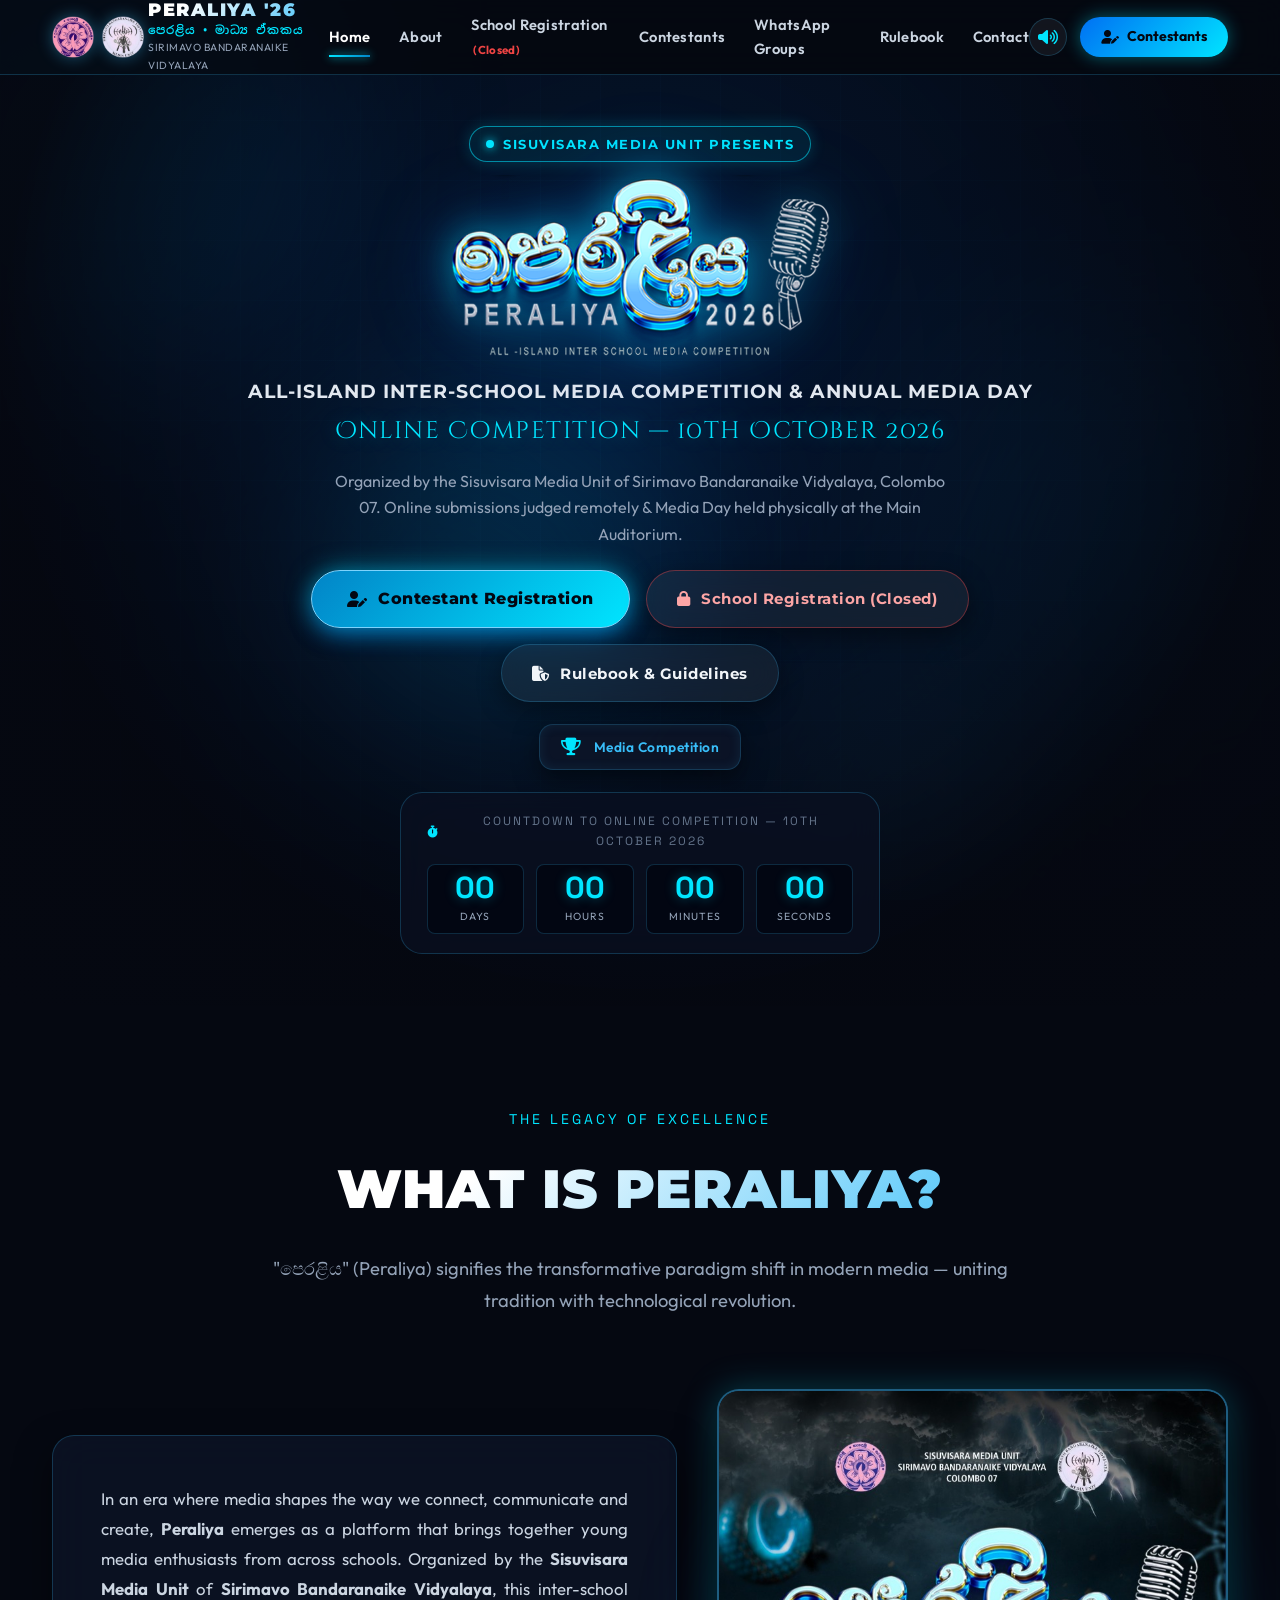
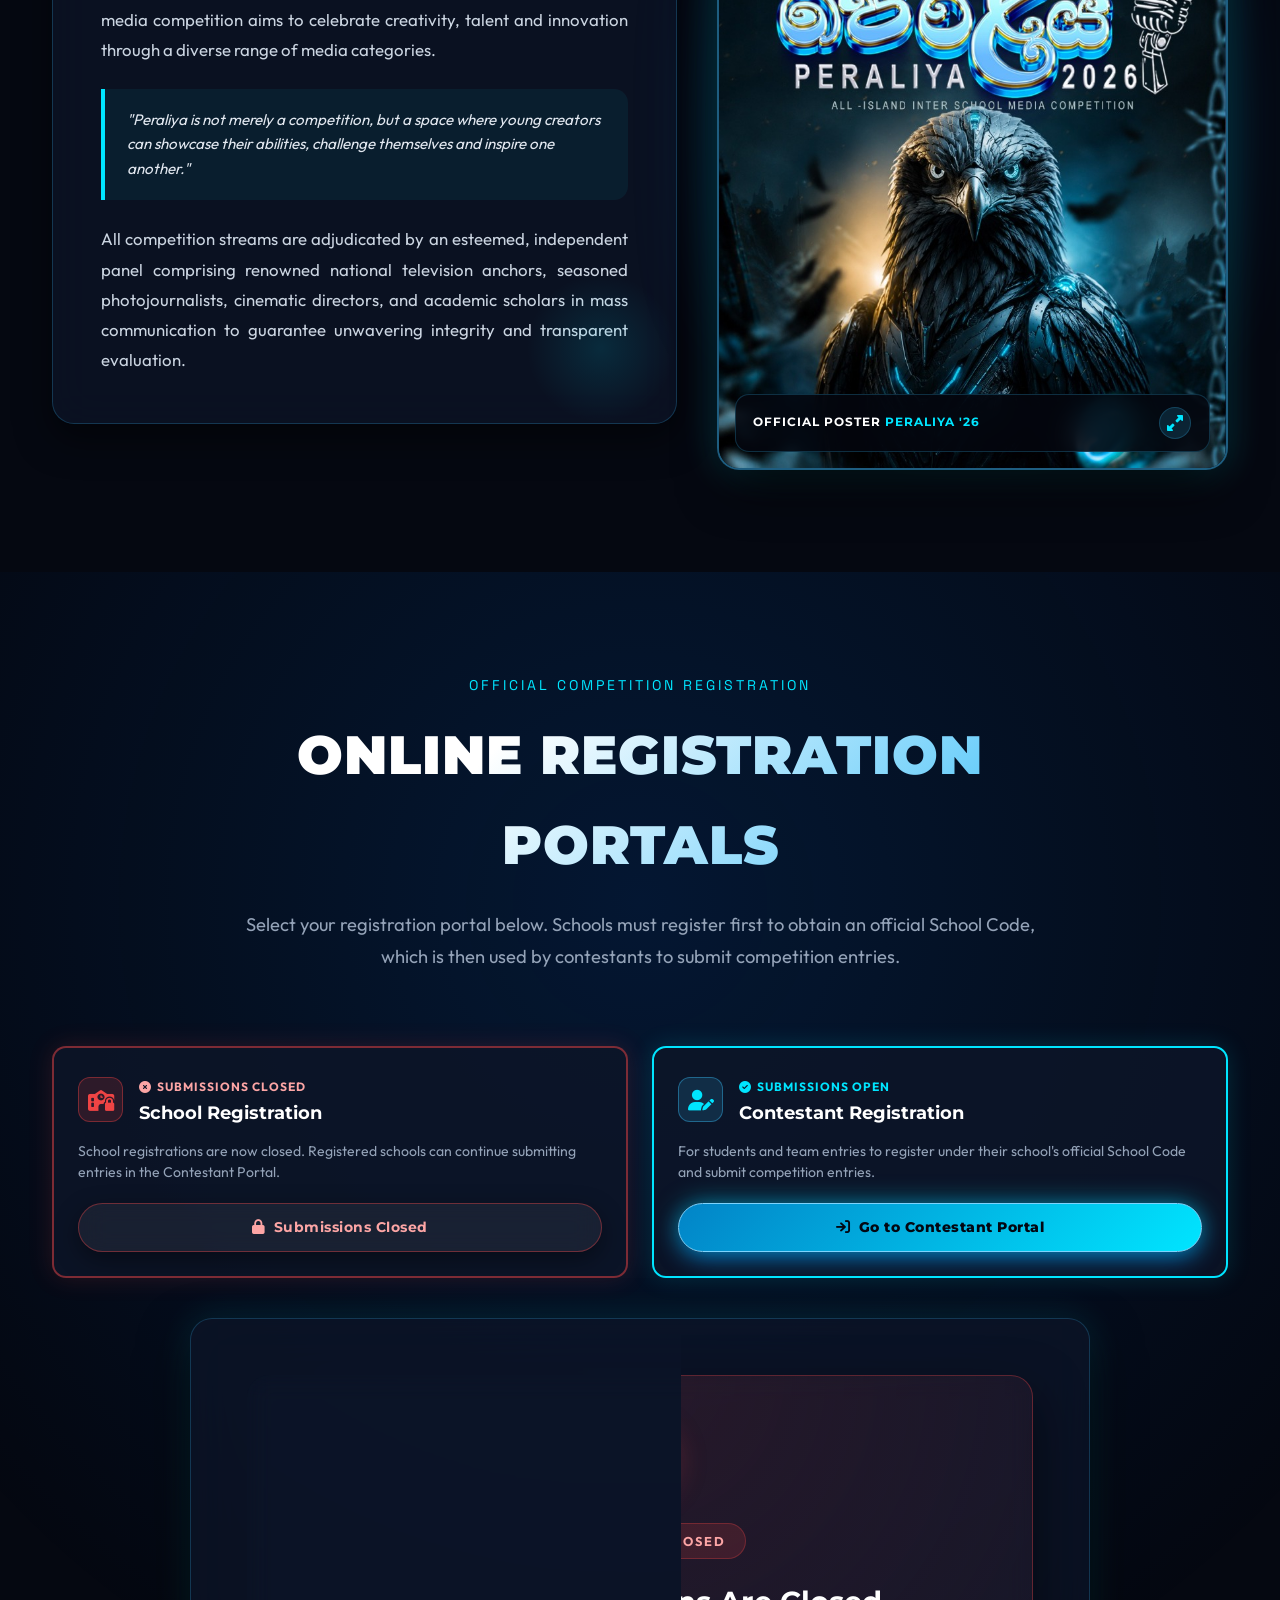
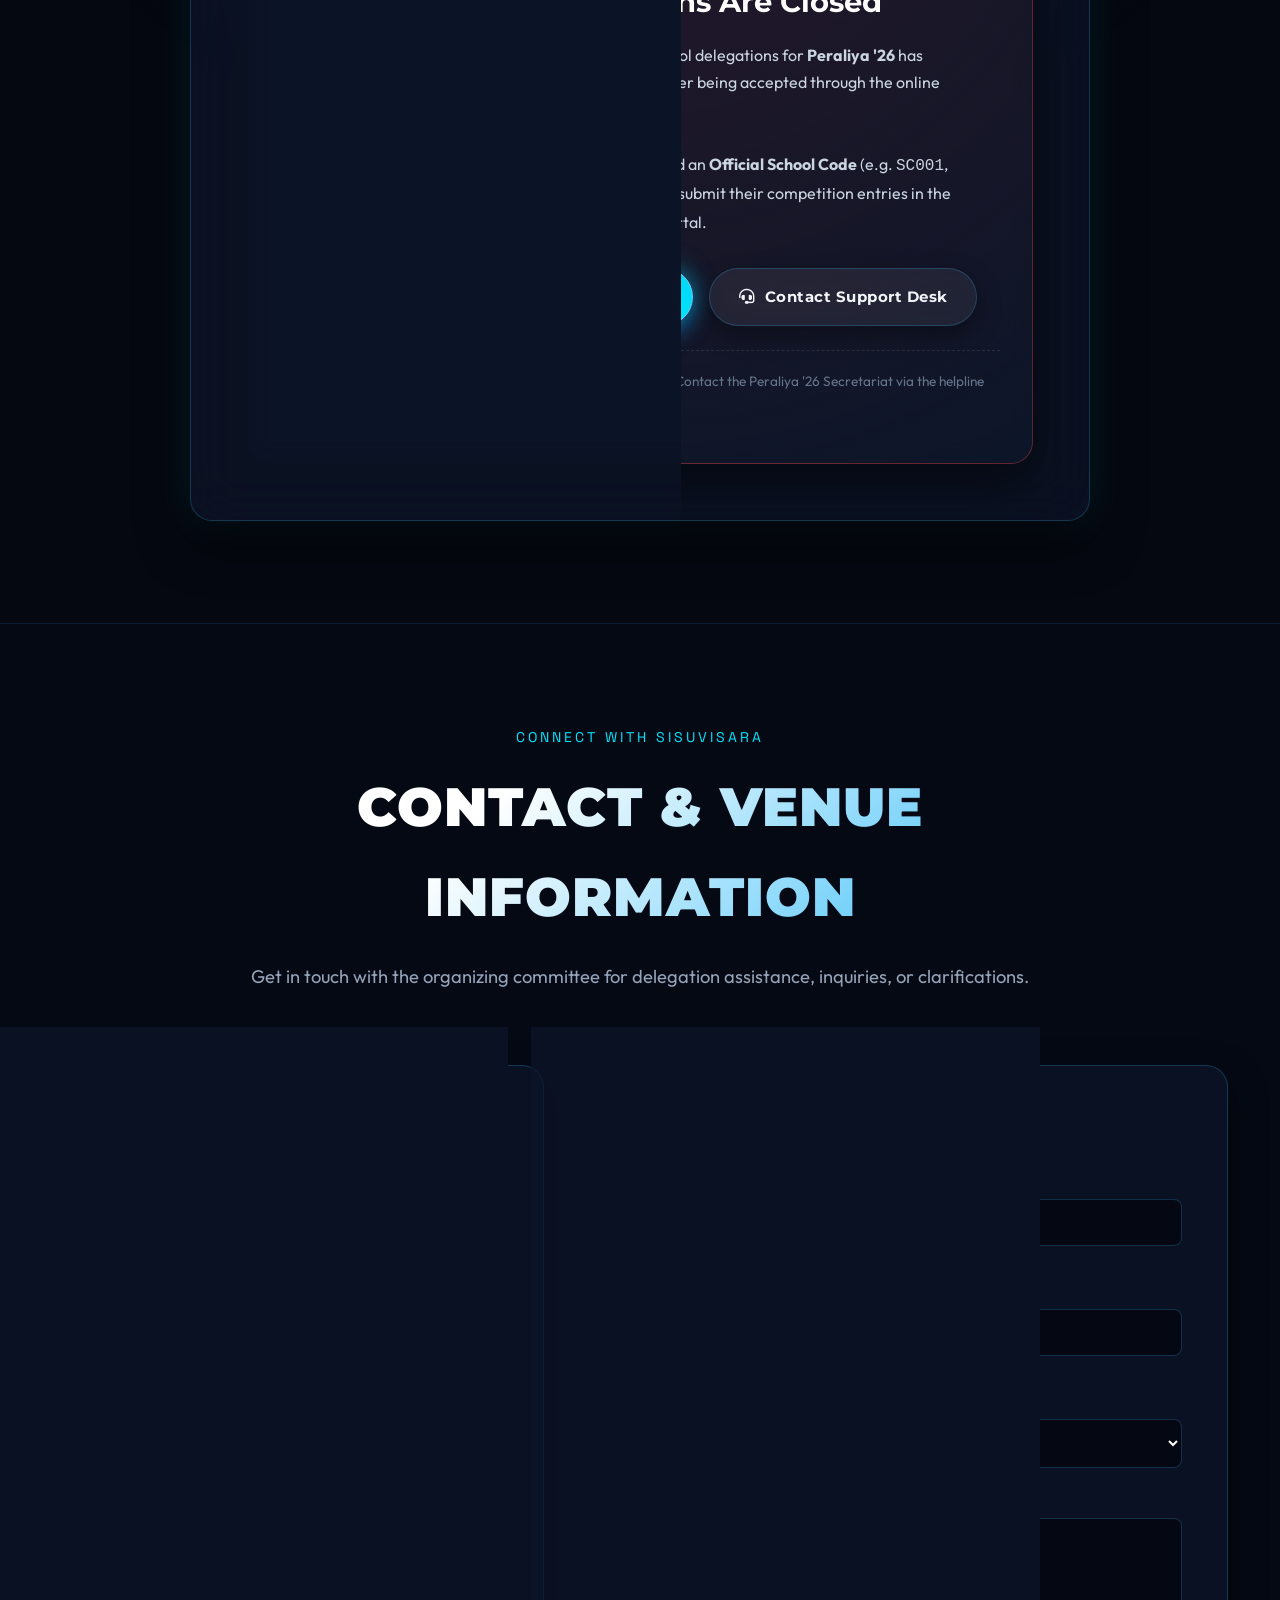
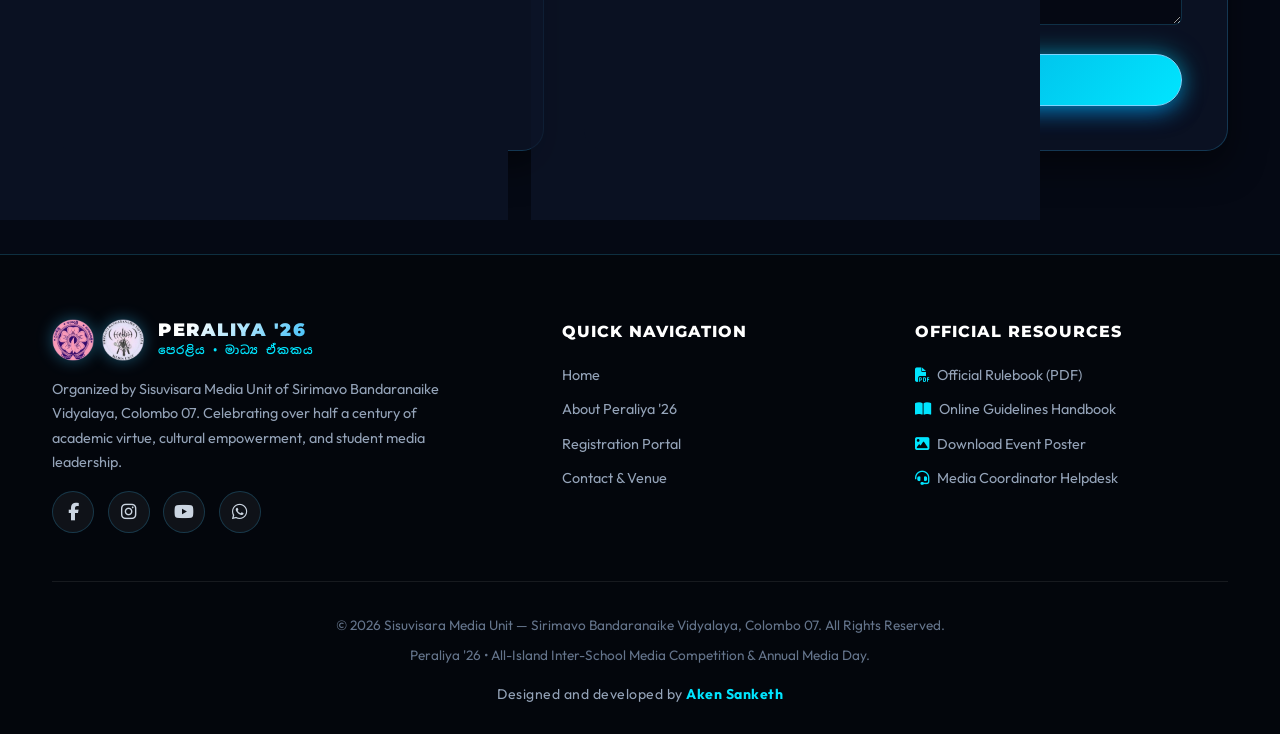
<file: index.html>
<!DOCTYPE html>
<html lang="en">

<head>
  <meta charset="UTF-8">
  <meta name="viewport" content="width=device-width, initial-scale=1.0">
  <title>Peraliya '26 — All-Island Inter-School Media Competition | Sirimavo Bandaranaike Vidyalaya</title>
  <meta name="description"
    content="Peraliya '26 is the premier all-island inter-school bilingual media competition and annual media day in Sri Lanka, organized by the Sisuvisara Media Unit of Sirimavo Bandaranaike Vidyalaya, Colombo 07.">
  <meta name="keywords"
    content="Peraliya 2026, Sirimavo Bandaranaike Vidyalaya, Sisuvisara Media Unit, Inter School Media Competition, Media Day Sri Lanka, Announcing, Photography, Short Film, Dubbing, Colombo 07">

  <!-- Open Graph / Meta -->
  <meta property="og:title" content="Peraliya '26 — Sisuvisara Media Unit | Sirimavo Bandaranaike Vidyalaya">
  <meta property="og:description"
    content="The Voice of Transformation. Compete in 14+ prestigious categories for the Peraliya '26 Championship Trophy and Sirimavo Bandaranaike Memorial Shield.">
  <meta property="og:image" content="assets/peraliya-poster.jpg">
  <meta property="og:type" content="website">

  <!-- Favicon -->
  <link rel="icon" type="image/png" href="assets/SBV_MediaUnit_logo.png">
  <link rel="apple-touch-icon" href="assets/SBV_MediaUnit_logo.png">

  <!-- Font Awesome Icons -->
  <link rel="stylesheet" href="https://cdnjs.cloudflare.com/ajax/libs/font-awesome/6.7.2/css/all.min.css">

  <!-- Core Stylesheet -->
  <link rel="stylesheet" href="styles.css">
</head>

<body>

  <!-- ==========================================================================
       PRELOADER (Reveals Cyber Eagle & Sisuvisara Media Branding)
       ========================================================================== -->
  <div id="preloader" class="preloader" aria-hidden="true">
    <div class="preloader-content">
      <img src="assets/peraliya-logo.png" alt="Peraliya 2026 Official Logo" class="preloader-event-logo">
      <div class="preloader-badge">
        <img src="assets/SBV_logo.png" alt="Sirimavo Bandaranaike Vidyalaya Crest" class="preloader-logo" width="70"
          height="70">
        <img src="assets/SBV_MediaUnit_logo.png" alt="Sisuvisara Media Unit Logo" class="preloader-logo" width="70"
          height="70">
      </div>
      <div>
        <div class="preloader-sinhala">පෙරළිය 2026</div>
        <h1 class="preloader-title">PERALIYA '26</h1>
      </div>
      <div class="preloader-bar-wrap">
        <div class="preloader-bar-fill"></div>
      </div>
      <p class="preloader-subtext">Sisuvisara Media Unit • Sirimavo Bandaranaike Vidyalaya</p>
    </div>
  </div>

  <!-- Ambient Glowing Orbs & Cyber Grid Background Layer -->
  <div class="ambient-fx-wrap">
    <div class="glow-orb orb-1"></div>
    <div class="glow-orb orb-2"></div>
    <div class="glow-orb orb-3"></div>
    <div class="glow-orb orb-4"></div>
  </div>
  <div class="grid-overlay"></div>

  <!-- Main Site Wrapper -->
  <div class="site-content">

    <!-- ==========================================================================
         SITE HEADER & NAVIGATION
         ========================================================================== -->
    <header class="site-header">
      <div class="container header-container">

        <!-- Brand / Logos -->
        <a href="#home" class="header-brand" aria-label="Peraliya 2026 Homepage">
          <div class="header-logos">
            <img src="assets/SBV_logo.png" alt="Sirimavo Bandaranaike Vidyalaya Crest" class="brand-crest" width="44"
              height="44">
            <img src="assets/SBV_MediaUnit_logo.png" alt="Sisuvisara Media Unit Crest" class="brand-crest" width="44"
              height="44">
          </div>
          <div class="brand-text">
            <span class="brand-title">PERALIYA '26</span>
            <span class="brand-sinhala">පෙරළිය • මාධ්‍ය ඒකකය</span>
            <span class="brand-school">Sirimavo Bandaranaike Vidyalaya</span>
          </div>
        </a>

        <!-- Desktop Navigation -->
        <nav class="desktop-nav" aria-label="Main Navigation">
          <a href="#home" class="nav-link active">Home</a>
          <a href="#about" class="nav-link">About</a>
          <a href="#register" class="nav-link">School Registration <span style="color: #ef4444; font-size: 0.72rem; font-weight: bold; margin-left: 2px;">(Closed)</span></a>
          <a href="contestants.html" class="nav-link">Contestants</a>
          <a href="whatsapp-groups.html" class="nav-link">WhatsApp Groups</a>
          <a href="guidelines.html" class="nav-link">Rulebook</a>
          <a href="#contact" class="nav-link">Contact</a>
        </nav>

        <!-- Header Actions -->
        <div class="header-actions">
          <button type="button" class="btn-audio-toggle" id="audio-toggle-btn" aria-label="Toggle Interface Audio"
            title="Interface Audio">
            <i class="fa-solid fa-volume-high"></i>
          </button>
          <a href="contestants.html" class="btn-header-cta">
            <i class="fa-solid fa-user-pen"></i>
            <span>Contestants</span>
          </a>
          <button type="button" class="hamburger" id="hamburger-btn" aria-label="Open Mobile Menu"
            aria-expanded="false">
            <span class="hamburger-line"></span>
            <span class="hamburger-line"></span>
            <span class="hamburger-line"></span>
          </button>
        </div>

      </div>
    </header>

    <!-- Mobile Navigation Drawer -->
    <div class="mobile-nav" id="mobile-nav" aria-label="Mobile Navigation">
      <div class="mobile-nav-links">
        <a href="#home">Home</a>
        <a href="#about">About Peraliya '26</a>
        <a href="#register">School Registration <span style="color: #ef4444; font-size: 0.75rem; font-weight: bold;">(Closed)</span></a>
        <a href="contestants.html">Contestant Registration</a>
        <a href="whatsapp-groups.html">WhatsApp Groups</a>
        <a href="guidelines.html">Rules &amp; Regulations</a>
        <a href="#contact">Contact Unit</a>
      </div>
      <div style="margin-top: auto; display: flex; flex-direction: column; gap: 1rem;">
        <a href="contestants.html" class="btn-primary-glow" style="width: 100%; text-align: center;">
          <i class="fa-solid fa-user-pen"></i> Contestant Registration
        </a>
        <a href="#register" class="btn-secondary-glass" style="width: 100%; text-align: center; border-color: rgba(239, 68, 68, 0.4); color: #fca5a5;">
          <i class="fa-solid fa-lock"></i> School Registration (Closed)
        </a>
      </div>
    </div>

    <main>
      <!-- ==========================================================================
           HERO SECTION (Centered Architecture matching mcdssc.lk/ninnada)
           ========================================================================== -->
      <section id="home" class="hero-section">
        <div class="hero-backdrop"></div>
        <div class="container hero-grid-layout">

          <div class="hero-tag-badge">
            <span class="badge-pulse-dot"></span>
            <span>SISUVISARA MEDIA UNIT PRESENTS</span>
          </div>

          <div class="hero-event-logo-wrap">
            <img src="assets/peraliya-logo.png" alt="Peraliya '26 Official Event Logo" class="peraliya-hero-logo">
          </div>

          <div class="hero-subtitle-box">
            <p class="hero-lead-text">ALL-ISLAND INTER-SCHOOL MEDIA COMPETITION &amp; ANNUAL MEDIA DAY</p>
            <span class="hero-highlight-phrase">Online Competition — 10th October 2026</span>
          </div>

          <p class="hero-description" style="text-align: center; margin-inline: auto;">
            Organized by the Sisuvisara Media Unit of Sirimavo Bandaranaike Vidyalaya, Colombo 07. Online submissions
            judged remotely &amp; Media Day held physically at the Main Auditorium.
          </p>

          <!-- CTAs -->
          <div class="hero-cta-group" style="justify-content: center;">
            <a href="contestants.html" class="btn-primary-glow">
              <i class="fa-solid fa-user-pen"></i>
              <span>Contestant Registration</span>
            </a>
            <a href="#register" class="btn-secondary-glass" style="border-color: rgba(239, 68, 68, 0.4); color: #fca5a5;">
              <i class="fa-solid fa-lock"></i>
              <span>School Registration (Closed)</span>
            </a>
            <a href="guidelines.html" target="_blank" class="btn-secondary-glass">
              <i class="fa-solid fa-file-shield"></i>
              <span>Rulebook & Guidelines</span>
            </a>
          </div>

          <div class="hero-venue-pill" style="margin-inline: auto;">
            <i class="fa-solid fa-trophy venue-icon"></i>
            <span>Media Competition</span>
          </div>

          <!-- Live Countdown Timer -->
          <div class="hero-countdown-box" style="margin-inline: auto;">
            <div class="countdown-label" style="justify-content: center;">
              <i class="fa-solid fa-stopwatch" style="color: var(--color-cyan);"></i>
              <span>COUNTDOWN TO ONLINE COMPETITION — 10TH OCTOBER 2026</span>
            </div>
            <div class="countdown-grid">
              <div class="countdown-segment">
                <div class="countdown-num" id="cd-days">27</div>
                <div class="countdown-unit">Days</div>
              </div>
              <div class="countdown-segment">
                <div class="countdown-num" id="cd-hours">07</div>
                <div class="countdown-unit">Hours</div>
              </div>
              <div class="countdown-segment">
                <div class="countdown-num" id="cd-minutes">18</div>
                <div class="countdown-unit">Minutes</div>
              </div>
              <div class="countdown-segment">
                <div class="countdown-num" id="cd-seconds">42</div>
                <div class="countdown-unit">Seconds</div>
              </div>
            </div>
          </div>

        </div>
      </section>

      <!-- ==========================================================================
           ABOUT PERALIYA '26 & SISUVISARA MEDIA UNIT
           ========================================================================== -->
      <section id="about" class="about-section reveal-on-scroll">
        <div class="container">

          <div class="section-head">
            <span class="section-subtitle">THE LEGACY OF EXCELLENCE</span>
            <h2 class="section-title">WHAT IS PERALIYA?</h2>
            <p class="section-lead">
              "පෙරළිය" (Peraliya) signifies the transformative paradigm shift in modern media — uniting tradition with
              technological revolution.
            </p>
          </div>

          <div class="about-grid">

            <!-- Left Narrative -->
            <div class="about-card" id="about-unit">
              <p class="about-text">
                In an era where media shapes the way we connect, communicate and create, <b>Peraliya</b> emerges as a
                platform that brings together young media enthusiasts from across schools. Organized by the
                <b>Sisuvisara Media Unit</b> of <b>Sirimavo Bandaranaike Vidyalaya</b>, this inter-school media
                competition aims to celebrate creativity, talent and innovation through a diverse range of media
                categories.
              </p>

              <div class="about-highlight-box">
                <p>
                  "Peraliya is not merely a competition, but a space where young creators can showcase their abilities,
                  challenge themselves and inspire one another."
                </p>
              </div>

              <p class="about-text" style="margin-bottom: 0;">
                All competition streams are adjudicated by an esteemed, independent panel comprising renowned national
                television anchors, seasoned photojournalists, cinematic directors, and academic scholars in mass
                communication to guarantee unwavering integrity and transparent evaluation.
              </p>


            </div>

            <!-- Right Visual Stage Card -->
            <!-- Right Visual Poster & Stage Card -->
            <div class="about-visual-side">
              <div class="poster-card-wrap" style="max-width: 100%;">
                <div class="poster-glow-backdrop"></div>
                <div class="poster-card">
                  <img src="assets/peraliya-poster.jpg"
                    alt="Peraliya 2026 Official Event Poster — All Island Inter School Media Competition"
                    class="poster-image">
                  <div class="poster-interactive-badge">
                    <div class="poster-tagline">
                      OFFICIAL POSTER <span>PERALIYA '26</span>
                    </div>
                    <a href="assets/peraliya-poster.jpg" target="_blank" class="btn-zoom-poster"
                      title="View Full High-Resolution Poster" aria-label="View Full Poster">
                      <i class="fa-solid fa-up-right-and-down-left-from-center"></i>
                    </a>
                  </div>
                </div>
              </div>


            </div>

          </div>

        </div>
      </section>



      <!-- ==========================================================================
           REGISTRATION PORTAL SECTION (Interactive Multi-step Wizard)
           ========================================================================== -->
      <section id="register" class="reg-section reveal-on-scroll">
        <div class="container">

          <div class="section-head">
            <span class="section-subtitle">OFFICIAL COMPETITION REGISTRATION</span>
            <h2 class="section-title">ONLINE REGISTRATION PORTALS</h2>
            <p class="section-lead">
              Select your registration portal below. Schools must register first to obtain an official School Code, which is then used by contestants to submit competition entries.
            </p>
          </div>

          <!-- Dual Registration Portal Cards / Slide Link Cards -->
          <div class="registration-portal-slides" style="display: grid; grid-template-columns: repeat(auto-fit, minmax(280px, 1fr)); gap: 1.5rem; margin-bottom: 2.5rem;">
            
            <!-- School Registration Slide Card -->
            <div class="reg-slide-card active" style="background: rgba(13, 22, 41, 0.85); border: 2px solid rgba(239, 68, 68, 0.5); border-radius: var(--radius-md); padding: 1.5rem; position: relative; overflow: hidden; box-shadow: 0 0 25px rgba(239, 68, 68, 0.15);">
              <div style="display: flex; align-items: center; gap: 1rem; margin-bottom: 0.8rem;">
                <div style="width: 45px; height: 45px; border-radius: 12px; background: rgba(239, 68, 68, 0.15); border: 1px solid rgba(239, 68, 68, 0.4); display: flex; align-items: center; justify-content: center; color: #ef4444; font-size: 1.3rem;">
                  <i class="fa-solid fa-school-lock"></i>
                </div>
                <div>
                  <span style="font-size: 0.75rem; text-transform: uppercase; color: #fca5a5; font-weight: 700; letter-spacing: 1px; display: inline-flex; align-items: center; gap: 0.3rem;">
                    <i class="fa-solid fa-circle-xmark"></i> Submissions Closed
                  </span>
                  <h3 style="color: #ffffff; font-family: var(--font-heading); font-size: 1.15rem; margin: 0;">School Registration</h3>
                </div>
              </div>
              <p style="color: var(--text-secondary); font-size: 0.88rem; line-height: 1.5; margin-bottom: 1.2rem;">
                School registrations are now closed. Registered schools can continue submitting entries in the Contestant Portal.
              </p>
              <a href="#school-reg-closed-notice" class="btn-secondary-glass" style="display: inline-flex; align-items: center; justify-content: center; gap: 0.5rem; width: 100%; padding: 0.75rem 1rem; font-size: 0.9rem; border-color: rgba(239, 68, 68, 0.4); color: #fca5a5;">
                <i class="fa-solid fa-lock"></i>
                <span>Submissions Closed</span>
              </a>
            </div>

            <!-- Contestant Registration Slide Card -->
            <div class="reg-slide-card" style="background: rgba(13, 22, 41, 0.85); border: 2px solid var(--color-cyan); border-radius: var(--radius-md); padding: 1.5rem; position: relative; overflow: hidden; box-shadow: 0 0 25px rgba(0, 229, 255, 0.15);">
              <div style="display: flex; align-items: center; gap: 1rem; margin-bottom: 0.8rem;">
                <div style="width: 45px; height: 45px; border-radius: 12px; background: rgba(56, 189, 248, 0.15); border: 1px solid rgba(56, 189, 248, 0.4); display: flex; align-items: center; justify-content: center; color: var(--color-cyan); font-size: 1.3rem;">
                  <i class="fa-solid fa-user-pen"></i>
                </div>
                <div>
                  <span style="font-size: 0.75rem; text-transform: uppercase; color: var(--color-cyan); font-weight: 700; letter-spacing: 1px; display: inline-flex; align-items: center; gap: 0.3rem;">
                    <i class="fa-solid fa-circle-check"></i> Submissions Open
                  </span>
                  <h3 style="color: #ffffff; font-family: var(--font-heading); font-size: 1.15rem; margin: 0;">Contestant Registration</h3>
                </div>
              </div>
              <p style="color: var(--text-secondary); font-size: 0.88rem; line-height: 1.5; margin-bottom: 1.2rem;">
                For students and team entries to register under their school's official School Code and submit competition entries.
              </p>
              <a href="contestants.html" class="btn-primary-glow" style="display: inline-flex; align-items: center; justify-content: center; gap: 0.5rem; width: 100%; padding: 0.75rem 1rem; font-size: 0.9rem;">
                <i class="fa-solid fa-arrow-right-to-bracket"></i>
                <span>Go to Contestant Portal</span>
              </a>
            </div>

          </div>

          <div class="reg-card-container" id="school-reg-closed-notice">
            <div style="background: radial-gradient(circle at top center, rgba(239, 68, 68, 0.12) 0%, rgba(13, 22, 41, 0.95) 100%); border: 1px solid rgba(239, 68, 68, 0.35); border-radius: var(--radius-lg); padding: 3rem 2rem; text-align: center; box-shadow: 0 20px 50px rgba(0, 0, 0, 0.5); backdrop-filter: blur(12px);">
              <div style="width: 75px; height: 75px; border-radius: 50%; background: rgba(239, 68, 68, 0.15); border: 2px solid rgba(239, 68, 68, 0.5); display: flex; align-items: center; justify-content: center; margin: 0 auto 1.5rem auto; color: #ef4444; font-size: 2.2rem; box-shadow: 0 0 30px rgba(239, 68, 68, 0.25);">
                <i class="fa-solid fa-lock"></i>
              </div>
              <span style="font-size: 0.8rem; text-transform: uppercase; color: #fca5a5; font-weight: 700; letter-spacing: 2px; background: rgba(239, 68, 68, 0.15); padding: 0.4rem 1.2rem; border-radius: 50px; border: 1px solid rgba(239, 68, 68, 0.3); display: inline-block; margin-bottom: 1.2rem;">
                Submissions Closed
              </span>
              <h3 style="color: #ffffff; font-family: var(--font-heading); font-size: 1.8rem; margin-bottom: 1rem;">
                School Registrations Are Closed
              </h3>
              <p style="color: #cbd5e1; font-size: 1rem; line-height: 1.7; max-width: 640px; margin: 0 auto 2rem auto;">
                The official deadline for registering new school delegations for <strong>Peraliya '26</strong> has concluded. New school registrations are no longer being accepted through the online portal.
                <br><br>
                If your school has already registered and obtained an <strong>Official School Code</strong> (e.g. <code>SC001</code>, <code>SC002</code>), your contestants can proceed directly to submit their competition entries in the Contestant Portal.
              </p>
              
              <div style="display: flex; gap: 1rem; justify-content: center; flex-wrap: wrap; margin-bottom: 1.5rem;">
                <a href="contestants.html" class="btn-primary-glow" style="padding: 0.95rem 1.8rem; font-size: 0.95rem;">
                  <i class="fa-solid fa-user-pen"></i>
                  <span>Proceed to Contestant Registration</span>
                </a>
                <a href="#contact" class="btn-secondary-glass" style="padding: 0.95rem 1.8rem; font-size: 0.95rem;">
                  <i class="fa-solid fa-headset"></i>
                  <span>Contact Support Desk</span>
                </a>
              </div>

              <div style="font-size: 0.85rem; color: var(--text-muted); border-top: 1px dashed rgba(255, 255, 255, 0.1); padding-top: 1.2rem; margin-top: 1.5rem;">
                Need assistance with your School Code or registration status? Contact the Peraliya '26 Secretariat via the helpline below.
              </div>
            </div>

            <!-- Hidden fallback form to prevent script errors -->
            <form id="school-reg-form" style="display: none;" novalidate>
              <input type="checkbox" id="reg-terms-check">
            </form>
          </div>

        </div>
      </section>

      <!-- ==========================================================================
           CONTACT & VENUE DESK
           ========================================================================== -->
      <section id="contact" class="contact-section reveal-on-scroll">
        <div class="container">

          <div class="section-head">
            <span class="section-subtitle">CONNECT WITH SISUVISARA</span>
            <h2 class="section-title">CONTACT & VENUE INFORMATION</h2>
            <p class="section-lead">
              Get in touch with the organizing committee for delegation assistance, inquiries, or clarifications.
            </p>
          </div>

          <div class="contact-grid">

            <!-- Contact Info & Venue -->
            <div class="contact-info-card">
              <h3 style="color: #ffffff; font-family: var(--font-heading); font-size: 1.25rem; margin-bottom: 1.5rem;">
                <i class="fa-solid fa-building-columns" style="color: var(--color-cyan); margin-right: 0.5rem;"></i>
                School & Unit Secretariat
              </h3>

              <div class="contact-item">
                <div class="contact-icon"><i class="fa-solid fa-phone"></i></div>
                <div>
                  <div class="contact-detail-title">Media Unit Hotline &amp; Contacts</div>
                  <div class="contact-detail-text">
                    <div style="margin-top: 0.25rem;"><a href="tel:+94782376050">+94 78 237 6050</a> — Thiyamini
                      (Sinhala President)</div>
                    <div style="margin-top: 0.25rem;"><a href="tel:+94789736735">+94 78 973 6735</a> — Yasara (Technical
                      President)</div>
                    <div style="margin-top: 0.25rem;"><a href="tel:+94778772765">+94 77 877 2765</a> — Rashini (English
                      President)</div>
                  </div>
                </div>
              </div>

              <div class="contact-item">
                <div class="contact-icon"><i class="fa-solid fa-envelope"></i></div>
                <div>
                  <div class="contact-detail-title">Official Inquiries Email</div>
                  <div class="contact-detail-text">
                    <a href="mailto:Sisuvisaramedia21@gmail.com">Sisuvisaramedia21@gmail.com</a>
                  </div>
                </div>
              </div>

              <!-- Map Embed -->
              <div class="map-embed-box">
                <iframe
                  src="https://www.google.com/maps/embed?pb=!1m18!1m12!1m3!1d3960.852332617793!2d79.86602327499641!3d6.908253193091176!2m3!1f0!2f0!3f0!3m2!1i1024!2i768!4f13.1!3m3!1m2!1s0x3ae25977931441c9%3A0xe543c7b3c2bb6f0!2sSirimavo%20Bandaranaike%20Vidyalaya!5e0!3m2!1sen!2slk!4v1716800000000!5m2!1sen!2slk"
                  title="Sirimavo Bandaranaike Vidyalaya Colombo 07 Map Location" allowfullscreen="" loading="lazy">
                </iframe>
              </div>
            </div>

            <!-- Interactive Inquiry Message Box -->
            <div class="contact-info-card">
              <h3 style="color: #ffffff; font-family: var(--font-heading); font-size: 1.25rem; margin-bottom: 1.5rem;">
                <i class="fa-solid fa-paper-plane" style="color: var(--color-cyan); margin-right: 0.5rem;"></i> Send an
                Official Message
              </h3>
              <form id="contact-inquiry-form">
                <div class="form-grid">
                  <div class="form-group">
                    <label class="form-label" for="contact-name">Your Full Name / Coordinator Name
                      <span>*</span></label>
                    <input type="text" id="contact-name" class="form-input"
                      placeholder="e.g. School Coordinator / Media President" required>
                  </div>
                </div>

                <div class="form-grid two-cols">
                  <div class="form-group">
                    <label class="form-label" for="contact-school">School Name <span>*</span></label>
                    <input type="text" id="contact-school" class="form-input" placeholder="School Name" required>
                  </div>
                  <div class="form-group">
                    <label class="form-label" for="contact-phone">Contact Phone <span>*</span></label>
                    <input type="tel" id="contact-phone" class="form-input" placeholder="07X XXXXXXX" required>
                  </div>
                </div>

                <div class="form-group" style="margin-bottom: 1.2rem;">
                  <label class="form-label" for="contact-subject">Subject / Inquiry Type <span>*</span></label>
                  <select id="contact-subject" class="form-select" required>
                    <option value="General Information">General Information</option>
                    <option value="Registration Issue">Registration Support</option>
                    <option value="Rules Clarification">Rules & Guidelines Clarification</option>
                    <option value="Media Day Invitation">Media Day Pass & Delegation</option>
                  </select>
                </div>

                <div class="form-group" style="margin-bottom: 1.8rem;">
                  <label class="form-label" for="contact-message">Message Details <span>*</span></label>
                  <textarea id="contact-message" class="form-textarea" rows="4"
                    placeholder="How can our committee assist your school delegation?" required></textarea>
                </div>

                <button type="submit" class="btn-primary-glow" style="width: 100%;">
                  <i class="fa-solid fa-paper-plane"></i> Send Inquiry to Secretariat
                </button>
              </form>
            </div>

          </div>

        </div>
      </section>

    </main>

    <!-- ==========================================================================
         FOOTER
         ========================================================================== -->
    <footer class="site-footer">
      <div class="container">

        <div class="footer-top-grid">

          <!-- Column 1: School & Brand Info -->
          <div>
            <div class="header-brand">
              <div class="header-logos">
                <img src="assets/SBV_logo.png" alt="Sirimavo Bandaranaike Vidyalaya" class="brand-crest" width="40"
                  height="40">
                <img src="assets/SBV_MediaUnit_logo.png" alt="Sisuvisara Media Unit" class="brand-crest" width="40"
                  height="40">
              </div>
              <div class="brand-text">
                <span class="brand-title">PERALIYA '26</span>
                <span class="brand-sinhala">පෙරළිය • මාධ්‍ය ඒකකය</span>
              </div>
            </div>
            <p class="footer-brand-bio">
              Organized by Sisuvisara Media Unit of Sirimavo Bandaranaike Vidyalaya, Colombo 07. Celebrating over half a
              century of academic virtue, cultural empowerment, and student media leadership.
            </p>
            <div class="footer-social-links">
              <a href="https://www.facebook.com/share/1DkgMrzehn/?mibextid=wwXIfr" target="_blank"
                rel="noopener noreferrer" class="social-btn" aria-label="Follow on Facebook"><i
                  class="fa-brands fa-facebook-f"></i></a>
              <a href="https://www.instagram.com/sbvsisuvisara?stkn=MXNheHAydnZwMmpybQ==" target="_blank"
                rel="noopener noreferrer" class="social-btn" aria-label="Follow on Instagram"><i
                  class="fa-brands fa-instagram"></i></a>
              <a href="https://youtube.com/@sisuvisaramediaunit?si=EO06tH3sR-eoRyAX" target="_blank"
                rel="noopener noreferrer" class="social-btn" aria-label="Subscribe on YouTube"><i
                  class="fa-brands fa-youtube"></i></a>
              <a href="https://whatsapp.com/channel/0029VaqtWqL7dmehFdV6H02F" target="_blank" rel="noopener noreferrer"
                class="social-btn" aria-label="Join WhatsApp Channel"><i class="fa-brands fa-whatsapp"></i></a>
            </div>
          </div>

          <!-- Column 2: Navigation Links -->
          <div>
            <h4 class="footer-col-title">Quick Navigation</h4>
            <div class="footer-links-list">
              <a href="#home">Home</a>
              <a href="#about">About Peraliya '26</a>
              <a href="#register">Registration Portal</a>
              <a href="#contact">Contact & Venue</a>
            </div>
          </div>

          <!-- Column 3: Resources & Documents -->
          <div>
            <h4 class="footer-col-title">Official Resources</h4>
            <div class="footer-links-list">
              <a href="assets/Peraliya26%20Rules%20And%20Regulations.pdf" target="_blank" download><i
                  class="fa-solid fa-file-pdf" style="color: var(--color-cyan); margin-right: 5px;"></i> Official
                Rulebook (PDF)</a>
              <a href="guidelines.html" target="_blank"><i class="fa-solid fa-book-open"
                  style="color: var(--color-cyan); margin-right: 5px;"></i> Online Guidelines Handbook</a>
              <a href="assets/peraliya-poster.jpg" target="_blank"><i class="fa-solid fa-image"
                  style="color: var(--color-cyan); margin-right: 5px;"></i> Download Event Poster</a>
              <a href="#contact"><i class="fa-solid fa-headset"
                  style="color: var(--color-cyan); margin-right: 5px;"></i> Media Coordinator Helpdesk</a>
            </div>
          </div>

        </div>

        <div class="footer-bottom">
          <p>&copy; 2026 Sisuvisara Media Unit — Sirimavo Bandaranaike Vidyalaya, Colombo 07. All Rights Reserved.</p>
          <p>Peraliya '26 • All-Island Inter-School Media Competition &amp; Annual Media Day.</p>
          <p class="footer-credit"
            style="color: var(--text-secondary); font-size: 0.88rem; margin-top: 0.5rem; letter-spacing: 0.5px;">
            Designed and developed by <span style="color: var(--color-cyan); font-weight: 700;">Aken Sanketh</span>
          </p>
        </div>

      </div>
    </footer>

  </div>

  <!-- ==========================================================================
       REGISTRATION SUCCESS CONFIRMATION MODAL
       ========================================================================== -->
  <div class="modal-backdrop" id="success-modal" role="dialog" aria-modal="true">
    <div class="modal-box" style="text-align: center;">
      <button type="button" class="modal-close-btn" onclick="closeModal('success-modal')" aria-label="Close Modal">
        <i class="fa-solid fa-xmark"></i>
      </button>
      <div
        style="width: 70px; height: 70px; border-radius: 50%; background: rgba(16, 185, 129, 0.15); border: 2px solid #10b981; color: #10b981; display: flex; align-items: center; justify-content: center; font-size: 2rem; margin: 0 auto 1.2rem auto;">
        <i class="fa-solid fa-check"></i>
      </div>
      <h3 style="color: #ffffff; font-family: var(--font-heading); font-size: 1.6rem; margin-bottom: 0.5rem;">SCHOOL
        REGISTRATION CONFIRMED!</h3>
      <p style="color: #94a3b8; font-size: 0.95rem; margin-bottom: 1.5rem;">
        Your school has been officially registered for <strong>Peraliya '26</strong>.
      </p>

      <div
        style="background: rgba(4,7,15,0.85); border: 1px dashed var(--color-cyan); border-radius: var(--radius-md); padding: 1.4rem; margin-bottom: 1.5rem;">
        <div
          style="font-size: 0.78rem; text-transform: uppercase; color: var(--text-muted); letter-spacing: 2px; margin-bottom: 0.4rem;">
          Official School Code</div>
        <div id="success-ref-code"
          style="font-family: var(--font-mono); font-size: 2.2rem; font-weight: 700; color: var(--color-cyan); letter-spacing: 3px;">
          SC001</div>
        <div id="success-school-name" style="font-size: 1rem; color: #e2e8f0; margin-top: 0.5rem; font-weight: 600;">
        </div>
      </div>

      <p style="font-size: 0.86rem; color: var(--text-secondary); line-height: 1.6; margin-bottom: 1.6rem;">
        Please save or screenshot this official School Code. This code uniquely identifies your institution for
        Peraliya '26 and must be quoted in all correspondence and subsequent competition phases.
      </p>

      <!-- Coordinators WhatsApp Group Invitation -->
      <div
        style="background: rgba(37, 211, 102, 0.08); border: 1px solid rgba(37, 211, 102, 0.35); border-radius: var(--radius-md); padding: 1.25rem 1.4rem; margin-bottom: 1.6rem; text-align: center;">
        <div
          style="font-size: 0.95rem; font-weight: 700; color: #86efac; margin-bottom: 0.35rem; display: flex; align-items: center; justify-content: center; gap: 0.5rem;">
          <i class="fa-brands fa-whatsapp" style="font-size: 1.25rem; color: #25d366;"></i>
          <span>Official Coordinators WhatsApp Group</span>
        </div>
        <p style="font-size: 0.84rem; color: #cbd5e1; line-height: 1.5; margin-bottom: 1.1rem;">
          Please join the official WhatsApp group for School Coordinators and Teachers-in-Charge to receive event
          schedules, immediate announcements, and official coordination briefings.
        </p>
        <a href="https://chat.whatsapp.com/KbjkcNu6pmpCbvDxAJhKCp" target="_blank" rel="noopener noreferrer"
          class="btn-whatsapp-group" style="width: 100%; box-sizing: border-box;">
          <i class="fa-brands fa-whatsapp"></i>
          <span>Join Coordinators WhatsApp Group</span>
        </a>
      </div>

      <div style="display: flex; justify-content: center; gap: 1rem; flex-wrap: wrap;">
        <a href="contestants.html" class="btn-primary-glow" style="padding: 0.75rem 1.5rem; font-size: 0.9rem; text-decoration: none;">
          <i class="fa-solid fa-user-pen"></i> Register Contestants Now
        </a>
        <button type="button" class="btn-secondary-glass" onclick="closeModal('success-modal')"
          style="padding: 0.75rem 1.5rem; font-size: 0.9rem;">
          <i class="fa-solid fa-check"></i> Done &amp; Close
        </button>
      </div>
    </div>
  </div>

  <!-- Configuration & Database Settings -->
  <script src="config.js"></script>
  <!-- Application Script -->
  <script src="app.js"></script>
</body>

</html>
</file>
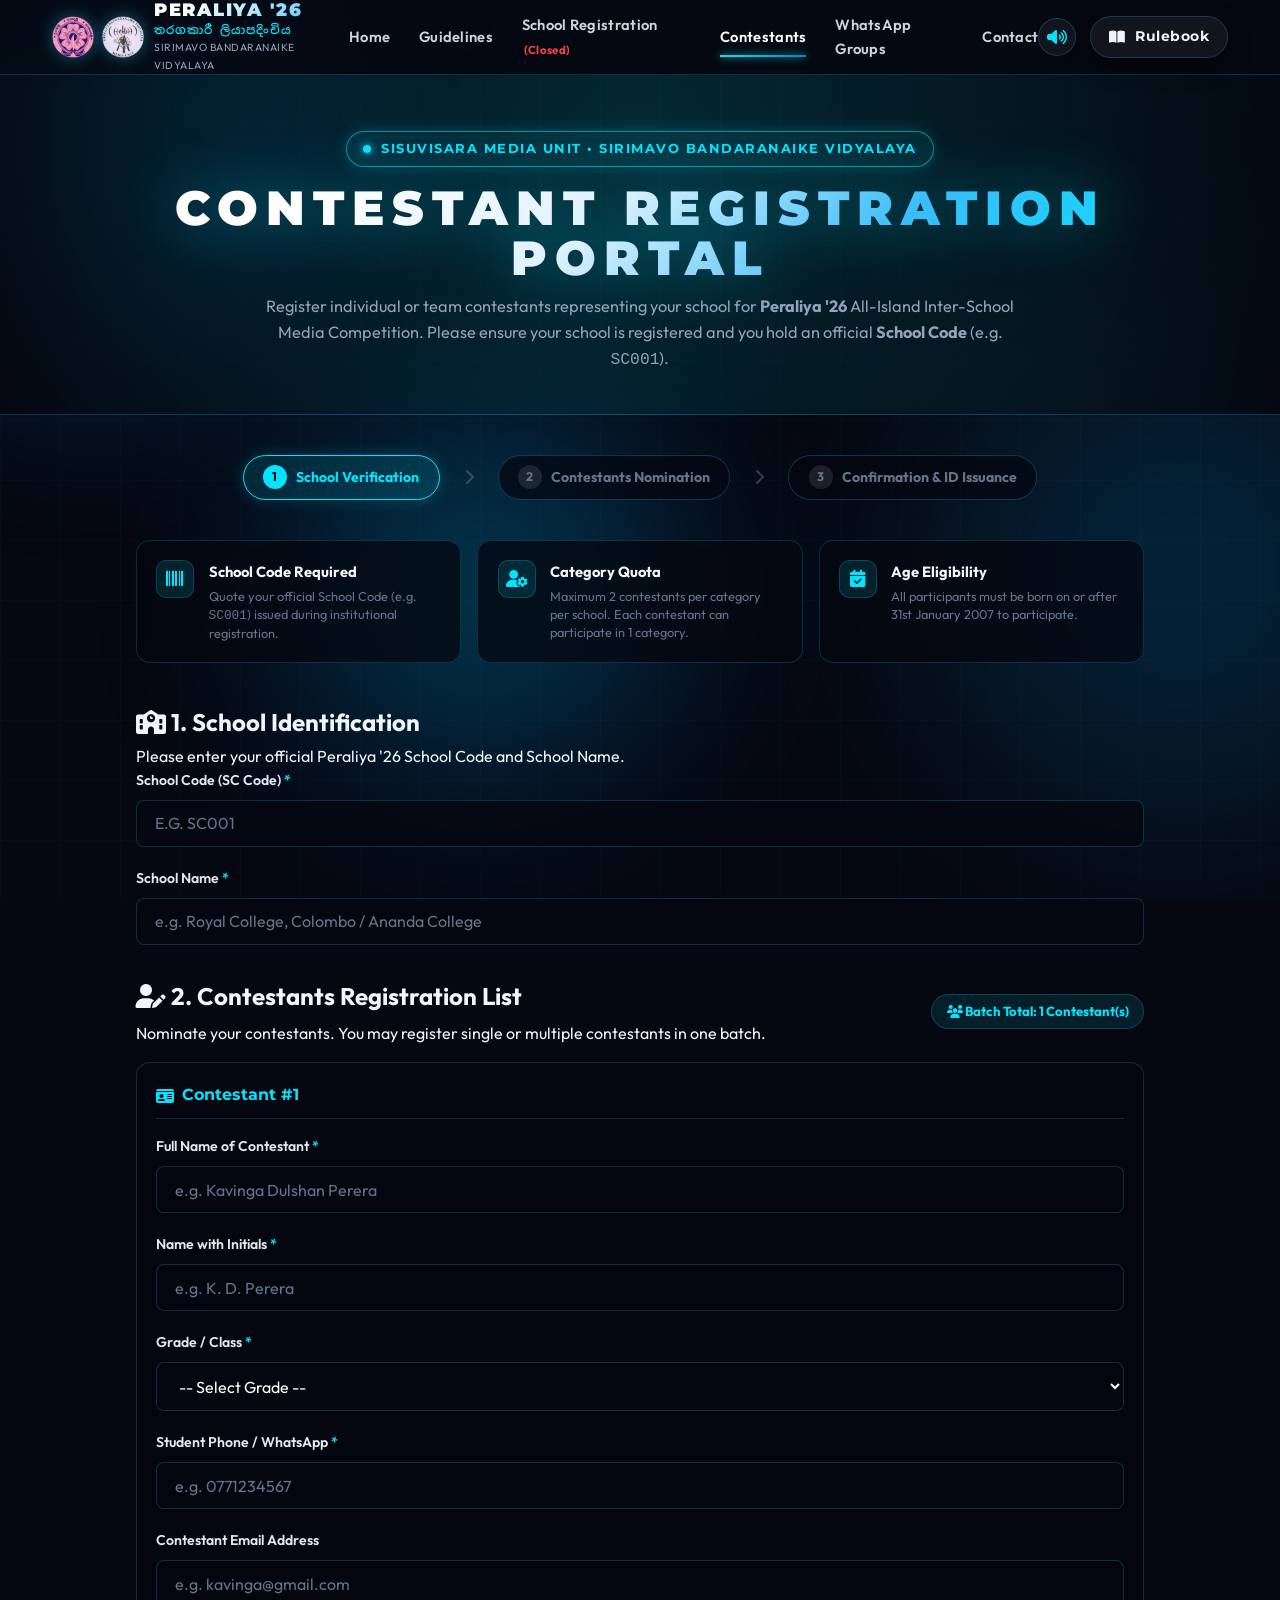
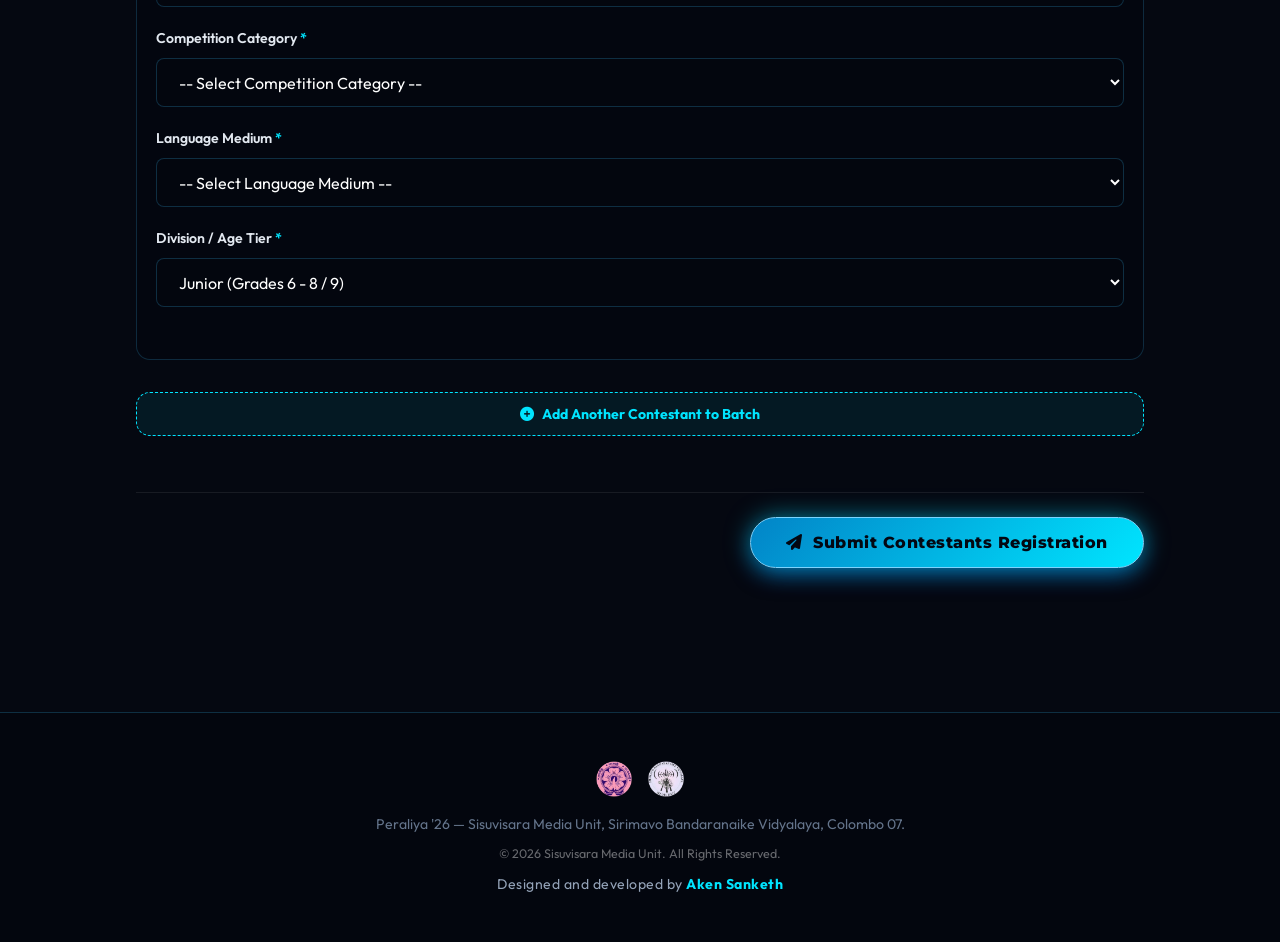
<file: contestants.html>
<!DOCTYPE html>
<html lang="en">

<head>
  <meta charset="UTF-8">
  <meta name="viewport" content="width=device-width, initial-scale=1.0">
  <title>Contestant Registration Portal — Peraliya '26 | Sirimavo Bandaranaike Vidyalaya</title>
  <meta name="description"
    content="Official contestant registration portal for Peraliya '26 All-Island Inter-School Media Competition organized by Sisuvisara Media Unit of Sirimavo Bandaranaike Vidyalaya.">
  <meta name="keywords"
    content="Peraliya 2026, Contestant Registration, Student Registration, Sirimavo Bandaranaike Vidyalaya, Sisuvisara Media Unit, Inter School Media Competition">

  <!-- Favicon -->
  <link rel="icon" type="image/png" href="assets/SBV_MediaUnit_logo.png">
  <link rel="apple-touch-icon" href="assets/SBV_MediaUnit_logo.png">

  <!-- Font Awesome Icons -->
  <link rel="stylesheet" href="https://cdnjs.cloudflare.com/ajax/libs/font-awesome/6.7.2/css/all.min.css">

  <!-- Core Stylesheet -->
  <link rel="stylesheet" href="styles.css">

  <style>
    .portal-hero {
      padding: 3.5rem 1rem 2.5rem;
      background: radial-gradient(circle at 50% 20%, rgba(0, 229, 255, 0.15) 0%, rgba(5, 8, 17, 0.98) 100%);
      border-bottom: 1px solid var(--border-cyan);
      text-align: center;
    }

    .portal-container {
      max-width: 1040px;
      margin: 0 auto;
      padding: 2.5rem 1rem 5rem;
    }

    .stepper-nav {
      display: flex;
      justify-content: center;
      align-items: center;
      gap: 1.5rem;
      margin-bottom: 2.5rem;
      flex-wrap: wrap;
    }

    .step-badge {
      display: flex;
      align-items: center;
      gap: 0.6rem;
      padding: 0.6rem 1.2rem;
      background: rgba(4, 7, 15, 0.7);
      border: 1px solid rgba(56, 189, 248, 0.25);
      border-radius: var(--radius-full);
      color: var(--text-muted);
      font-size: 0.88rem;
      font-weight: 700;
      transition: var(--transition);
    }

    .step-badge.active {
      background: rgba(0, 229, 255, 0.12);
      border-color: var(--color-cyan);
      color: var(--color-cyan);
      box-shadow: 0 0 15px rgba(0, 229, 255, 0.2);
    }

    .step-badge.completed {
      border-color: #10b981;
      color: #34d399;
      background: rgba(16, 185, 129, 0.1);
    }

    .step-num {
      width: 24px;
      height: 24px;
      border-radius: 50%;
      background: rgba(255, 255, 255, 0.1);
      display: flex;
      align-items: center;
      justify-content: center;
      font-size: 0.78rem;
    }

    .step-badge.active .step-num {
      background: var(--color-cyan);
      color: #050811;
    }

    .info-cards-grid {
      display: grid;
      grid-template-columns: repeat(auto-fit, minmax(220px, 1fr));
      gap: 1rem;
      margin-bottom: 2.5rem;
    }

    .info-card-item {
      background: rgba(4, 7, 15, 0.75);
      border: 1px solid rgba(56, 189, 248, 0.2);
      border-radius: var(--radius-md);
      padding: 1.2rem;
      display: flex;
      align-items: flex-start;
      gap: 0.9rem;
      backdrop-filter: blur(12px);
    }

    .info-card-icon {
      width: 38px;
      height: 38px;
      border-radius: 10px;
      background: rgba(0, 229, 255, 0.12);
      border: 1px solid var(--border-cyan);
      color: var(--color-cyan);
      display: flex;
      align-items: center;
      justify-content: center;
      font-size: 1.1rem;
      flex-shrink: 0;
    }

    .info-card-content h4 {
      color: #f1f5f9;
      font-size: 0.92rem;
      margin-bottom: 0.25rem;
    }

    .info-card-content p {
      color: var(--text-muted);
      font-size: 0.8rem;
      line-height: 1.4;
    }

    .verify-code-wrap {
      display: flex;
      gap: 0.75rem;
    }

    .btn-verify-code {
      background: linear-gradient(135deg, rgba(0, 229, 255, 0.2) 0%, rgba(2, 132, 199, 0.25) 100%);
      border: 1px solid var(--border-cyan-bright);
      color: var(--color-cyan);
      padding: 0 1.2rem;
      border-radius: var(--radius-md);
      font-weight: 700;
      cursor: pointer;
      white-space: nowrap;
      transition: var(--transition);
    }

    .btn-verify-code:hover {
      background: var(--color-cyan);
      color: #050811;
      box-shadow: 0 0 15px var(--color-cyan-glow);
    }

    .school-verification-status {
      margin-top: 0.5rem;
      font-size: 0.84rem;
      display: flex;
      align-items: center;
      gap: 0.4rem;
    }

    .contestant-card-header {
      display: flex;
      justify-content: space-between;
      align-items: center;
      margin-bottom: 1rem;
      padding-bottom: 0.6rem;
      border-bottom: 1px solid rgba(56, 189, 248, 0.2);
    }

    .contestant-card-title {
      font-family: var(--font-heading);
      color: var(--color-cyan);
      font-size: 1rem;
      font-weight: 700;
      display: flex;
      align-items: center;
      gap: 0.5rem;
    }

    .category-group-links {
      display: grid;
      grid-template-columns: repeat(auto-fit, minmax(220px, 1fr));
      gap: 0.75rem;
      margin-top: 1rem;
    }

    .cat-group-link-btn {
      display: flex;
      align-items: center;
      gap: 0.6rem;
      background: rgba(37, 211, 102, 0.1);
      border: 1px solid rgba(37, 211, 102, 0.3);
      color: #86efac;
      padding: 0.65rem 0.9rem;
      border-radius: var(--radius-md);
      text-decoration: none;
      font-size: 0.84rem;
      font-weight: 600;
      transition: var(--transition);
    }

    .cat-group-link-btn:hover {
      background: #25d366;
      color: #050811;
      box-shadow: 0 0 15px rgba(37, 211, 102, 0.4);
    }

    @media print {
      body { background: #fff !important; color: #000 !important; }
      .site-header, .site-footer, .ambient-fx-wrap, .grid-overlay, .portal-hero, .stepper-nav, .info-cards-grid, .btn-secondary-glass, .btn-primary-glow { display: none !important; }
      .modal-backdrop { background: transparent !important; }
      .modal-card { border: 1px solid #000 !important; background: #fff !important; color: #000 !important; box-shadow: none !important; max-width: 100% !important; }
      .modal-card * { color: #000 !important; }
    }
  </style>
</head>

<body>

  <!-- Ambient Background FX -->
  <div class="ambient-fx-wrap">
    <div class="glow-orb orb-1"></div>
    <div class="glow-orb orb-2"></div>
    <div class="glow-orb orb-3"></div>
  </div>
  <div class="grid-overlay"></div>

  <!-- Site Content Container -->
  <div class="site-content">

    <!-- Header / Navigation Bar -->
    <header class="site-header">
      <div class="container header-container">
        <a href="index.html" class="header-brand">
          <div class="header-logos">
            <img src="assets/SBV_logo.png" alt="Sirimavo Bandaranaike Vidyalaya" class="brand-crest" width="44"
              height="44">
            <img src="assets/SBV_MediaUnit_logo.png" alt="Sisuvisara Media Unit" class="brand-crest" width="44"
              height="44">
          </div>
          <div class="brand-text">
            <span class="brand-title">PERALIYA '26</span>
            <span class="brand-sinhala">තරගකාරී ලියාපදිංචිය</span>
            <span class="brand-school">Sirimavo Bandaranaike Vidyalaya</span>
          </div>
        </a>

        <!-- Desktop Navigation -->
        <nav class="desktop-nav" aria-label="Main Navigation">
          <a href="index.html" class="nav-link">Home</a>
          <a href="guidelines.html" class="nav-link">Guidelines</a>
          <a href="index.html#register" class="nav-link">School Registration <span style="color: #ef4444; font-size: 0.72rem; font-weight: bold; margin-left: 2px;">(Closed)</span></a>
          <a href="contestants.html" class="nav-link active">Contestants</a>
          <a href="whatsapp-groups.html" class="nav-link">WhatsApp Groups</a>
          <a href="index.html#contact" class="nav-link">Contact</a>
        </nav>

        <!-- Header Actions -->
        <div class="header-actions">
          <button type="button" class="btn-audio-toggle" id="audio-toggle-btn" aria-label="Toggle Interface Audio"
            title="Interface Audio">
            <i class="fa-solid fa-volume-high"></i>
          </button>
          <a href="guidelines.html" class="btn-secondary-glass" style="padding: 0.55rem 1.1rem; font-size: 0.88rem; text-decoration: none;">
            <i class="fa-solid fa-book-open"></i> Rulebook
          </a>
          <button type="button" class="hamburger" id="hamburger-btn" aria-label="Open Mobile Menu"
            aria-expanded="false">
            <span class="hamburger-line"></span>
            <span class="hamburger-line"></span>
            <span class="hamburger-line"></span>
          </button>
        </div>
      </div>
    </header>

    <!-- Mobile Navigation Drawer -->
    <div class="mobile-nav" id="mobile-nav" aria-label="Mobile Navigation">
      <div class="mobile-nav-links">
        <a href="index.html">Home</a>
        <a href="guidelines.html">Rules &amp; Regulations</a>
        <a href="index.html#register">School Registration <span style="color: #ef4444; font-size: 0.75rem; font-weight: bold;">(Closed)</span></a>
        <a href="contestants.html">Contestant Registration</a>
        <a href="whatsapp-groups.html">WhatsApp Groups</a>
        <a href="index.html#contact">Contact Unit</a>
      </div>
    </div>

    <!-- Main Portal Area -->
    <main>
      
      <!-- Hero Banner -->
      <section class="portal-hero">
        <div class="container">
          <div class="hero-tag-badge" style="margin-bottom: 1rem;">
            <span class="badge-pulse-dot"></span>
            <span>SISUVISARA MEDIA UNIT • SIRIMAVO BANDARANAIKE VIDYALAYA</span>
          </div>
          <h1 class="hero-main-title" style="font-size: clamp(2rem, 4.5vw, 3rem); margin-bottom: 0.6rem;">
            CONTESTANT REGISTRATION PORTAL
          </h1>
          <p style="color: var(--text-secondary); max-width: 760px; margin-inline: auto; font-size: 1.02rem; line-height: 1.6;">
            Register individual or team contestants representing your school for <strong>Peraliya '26</strong> All-Island Inter-School Media Competition. Please ensure your school is registered and you hold an official <strong>School Code</strong> (e.g. <code>SC001</code>).
          </p>
        </div>
      </section>

      <!-- Portal Form Container -->
      <div class="portal-container">

        <!-- Stepper Navigation Header -->
        <div class="stepper-nav">
          <div class="step-badge active" id="step-badge-1">
            <div class="step-num">1</div>
            <span>School Verification</span>
          </div>
          <div style="color: rgba(255, 255, 255, 0.2);"><i class="fa-solid fa-chevron-right"></i></div>
          <div class="step-badge" id="step-badge-2">
            <div class="step-num">2</div>
            <span>Contestants Nomination</span>
          </div>
          <div style="color: rgba(255, 255, 255, 0.2);"><i class="fa-solid fa-chevron-right"></i></div>
          <div class="step-badge" id="step-badge-3">
            <div class="step-num">3</div>
            <span>Confirmation &amp; ID Issuance</span>
          </div>
        </div>

        <!-- Information Quick Cards -->
        <div class="info-cards-grid">
          <div class="info-card-item">
            <div class="info-card-icon"><i class="fa-solid fa-barcode"></i></div>
            <div class="info-card-content">
              <h4>School Code Required</h4>
              <p>Quote your official School Code (e.g. <code>SC001</code>) issued during institutional registration.</p>
            </div>
          </div>
          <div class="info-card-item">
            <div class="info-card-icon"><i class="fa-solid fa-user-gear"></i></div>
            <div class="info-card-content">
              <h4>Category Quota</h4>
              <p>Maximum 2 contestants per category per school. Each contestant can participate in 1 category.</p>
            </div>
          </div>
          <div class="info-card-item">
            <div class="info-card-icon"><i class="fa-solid fa-calendar-check"></i></div>
            <div class="info-card-content">
              <h4>Age Eligibility</h4>
              <p>All participants must be born on or after 31st January 2007 to participate.</p>
            </div>
          </div>

        </div>

        <!-- Registration Form Card -->
        <div class="form-card-container">
          <form id="contestant-registration-form" novalidate>

            <!-- SECTION 1: SCHOOL IDENTIFICATION -->
            <div class="form-section-block" id="section-school-verification">
              <h2 class="form-section-title">
                <i class="fa-solid fa-school"></i>
                1. School Identification
              </h2>
              <p class="form-section-desc">
                Please enter your official Peraliya '26 School Code and School Name.
              </p>

              <div class="form-grid">
                <div class="form-group span-2">
                  <label for="school-code" class="form-label">
                    School Code (SC Code) <span class="required-star">*</span>
                  </label>
                  <input type="text" id="school-code" name="schoolCode" class="form-input"
                    placeholder="e.g. SC001" style="text-transform: uppercase;" required>
                </div>

                <div class="form-group span-2">
                  <label for="school-name" class="form-label">
                    School Name <span class="required-star">*</span>
                  </label>
                  <input type="text" id="school-name" name="schoolName" class="form-input"
                    placeholder="e.g. Royal College, Colombo / Ananda College" required>
                </div>
              </div>
            </div>

            <!-- SECTION 2: DYNAMIC CONTESTANTS NOMINATION -->
            <div class="form-section-block" id="section-contestants-list">
              <div style="display: flex; justify-content: space-between; align-items: center; flex-wrap: wrap; gap: 1rem; margin-bottom: 1rem;">
                <div>
                  <h2 class="form-section-title" style="margin-bottom: 0.2rem;">
                    <i class="fa-solid fa-user-pen"></i>
                    2. Contestants Registration List
                  </h2>
                  <p class="form-section-desc" style="margin-bottom: 0;">
                    Nominate your contestants. You may register single or multiple contestants in one batch.
                  </p>
                </div>
                <div style="background: rgba(0,229,255,0.1); border: 1px solid var(--border-cyan); border-radius: var(--radius-full); padding: 0.35rem 0.9rem; font-size: 0.82rem; color: var(--color-cyan); font-weight: 700;">
                  <i class="fa-solid fa-users"></i> Batch Total: <span id="contestant-count-badge">1</span> Contestant(s)
                </div>
              </div>

              <!-- Dynamic Contestants Wrap -->
              <div class="contestants-dynamic-wrap" id="contestants-dynamic-container">
                
                <!-- Contestant Entry Card (Template / Initial 1) -->
                <div class="contestant-entry-card" data-index="0">
                  <div class="contestant-card-header">
                    <span class="contestant-card-title">
                      <i class="fa-solid fa-id-card"></i> Contestant #1
                    </span>
                    <button type="button" class="btn-remove-contestant" title="Remove Contestant" style="display: none;" onclick="removeContestantCard(this)">
                      <i class="fa-solid fa-xmark"></i>
                    </button>
                  </div>

                  <div class="form-grid">
                    <div class="form-group span-2">
                      <label class="form-label">Full Name of Contestant <span class="required-star">*</span></label>
                      <input type="text" name="contestant_fullName_0" class="form-input contestant-fullname" placeholder="e.g. Kavinga Dulshan Perera" required>
                    </div>

                    <div class="form-group">
                      <label class="form-label">Name with Initials <span class="required-star">*</span></label>
                      <input type="text" name="contestant_shortName_0" class="form-input contestant-shortname" placeholder="e.g. K. D. Perera" required>
                    </div>

                    <div class="form-group">
                      <label class="form-label">Grade / Class <span class="required-star">*</span></label>
                      <select name="contestant_grade_0" class="form-select contestant-grade" required>
                        <option value="">-- Select Grade --</option>
                        <option value="Grade 6">Grade 6</option>
                        <option value="Grade 7">Grade 7</option>
                        <option value="Grade 8">Grade 8</option>
                        <option value="Grade 9">Grade 9</option>
                        <option value="Grade 10">Grade 10</option>
                        <option value="Grade 11">Grade 11</option>
                        <option value="Grade 12">Grade 12</option>
                        <option value="Grade 13">Grade 13</option>
                      </select>
                    </div>

                    <div class="form-group">
                      <label class="form-label">Student Phone / WhatsApp <span class="required-star">*</span></label>
                      <input type="tel" name="contestant_phone_0" class="form-input contestant-phone" placeholder="e.g. 0771234567" required>
                    </div>

                    <div class="form-group">
                      <label class="form-label">Contestant Email Address</label>
                      <input type="email" name="contestant_email_0" class="form-input contestant-email" placeholder="e.g. kavinga@gmail.com">
                    </div>

                    <div class="form-group span-2">
                      <label class="form-label">Competition Category <span class="required-star">*</span></label>
                      <select name="contestant_category_0" class="form-select contestant-category" required onchange="updateDivisionOptions(this)">
                        <option value="">-- Select Competition Category --</option>
                        <option value="News Presenting">News Presenting (ප්‍රවෘත්ති නිවේදනය)</option>
                        <option value="News Editing">News Editing (පුවත් සංස්කරණය)</option>
                        <option value="Program Presenting">Program Presenting (වැඩසටහන් ඉදිරිපත් කිරීම)</option>
                        <option value="Dubbing">Dubbing (හඬකැවීම්)</option>
                        <option value="Sports Commentary">Sports Commentary (ක්‍රීඩා විස්තර විචාරය)</option>
                        <option value="Cartoon Drawing">Cartoon Drawing (කාටූන් ඇඳීම)</option>
                        <option value="Photography">Photography (ඡායාරූපකරණය)</option>
                        <option value="Videography">Videography (වීඩියෝකරණය)</option>
                        <option value="Technical">Technical (තාක්ෂණික)</option>
                        <option value="Graphic Designing">Graphic Designing (ප්‍රස්ථාරික නිර්මාණකරණය)</option>
                      </select>
                    </div>

                    <div class="form-group">
                      <label class="form-label">Language Medium <span class="required-star">*</span></label>
                      <select name="contestant_medium_0" class="form-select contestant-medium" required>
                        <option value="">-- Select Language Medium --</option>
                        <option value="Sinhala">Sinhala (සිංහල)</option>
                        <option value="English">English</option>
                      </select>
                    </div>

                    <div class="form-group">
                      <label class="form-label">Division / Age Tier <span class="required-star">*</span></label>
                      <select name="contestant_division_0" class="form-select contestant-division" required>
                        <option value="Junior">Junior (Grades 6 - 8 / 9)</option>
                        <option value="Intermediate">Intermediate (Grades 9 - 11)</option>
                        <option value="Senior">Senior (Grades 12 - 13)</option>
                        <option value="Open">Open Category</option>
                      </select>
                    </div>


                  </div>
                </div>

              </div>

              <!-- Add Another Contestant Button -->
              <button type="button" class="btn-add-contestant" id="btn-add-contestant">
                <i class="fa-solid fa-plus-circle"></i> Add Another Contestant to Batch
              </button>
            </div>



            <!-- Submit Button Bar -->
            <div class="form-nav-buttons" style="justify-content: flex-end;">
              <button type="submit" class="btn-primary-glow" id="btn-submit-contestants" style="padding: 0.95rem 2.2rem; font-size: 1rem;">
                <i class="fa-solid fa-paper-plane"></i> Submit Contestants Registration
              </button>
            </div>

          </form>
        </div>

      </div>

    </main>

    <!-- Footer -->
    <footer class="site-footer" style="background: rgba(4, 7, 15, 0.95); border-top: 1px solid var(--border-cyan); padding: 3rem 1rem; text-align: center; margin-top: 4rem;">
      <div class="container">
        <div style="display: flex; justify-content: center; gap: 1rem; margin-bottom: 1rem;">
          <img src="assets/SBV_logo.png" alt="SBV Crest" width="36" height="36">
          <img src="assets/SBV_MediaUnit_logo.png" alt="Media Unit Crest" width="36" height="36">
        </div>
        <p style="color: var(--text-muted); font-size: 0.88rem; margin-bottom: 0.5rem;">
          Peraliya '26 — Sisuvisara Media Unit, Sirimavo Bandaranaike Vidyalaya, Colombo 07.
        </p>
        <p style="color: rgba(255, 255, 255, 0.4); font-size: 0.78rem;">
          &copy; 2026 Sisuvisara Media Unit. All Rights Reserved.
        </p>
        <p class="footer-credit" style="color: var(--text-secondary); font-size: 0.88rem; margin-top: 0.5rem; letter-spacing: 0.5px;">
          Designed and developed by <span style="color: var(--color-cyan); font-weight: 700;">Aken Sanketh</span>
        </p>
      </div>
    </footer>

  </div>

  <!-- SUCCESS CONFIRMATION MODAL -->
  <div id="contestants-success-modal" class="modal-backdrop" aria-hidden="true" style="display: none; position: fixed; inset: 0; background: rgba(2, 4, 10, 0.88); backdrop-filter: blur(16px); z-index: 9999; align-items: center; justify-content: center; padding: 1.5rem; overflow-y: auto;">
    <div class="modal-card" style="background: #060c1a; border: 1px solid var(--border-cyan); border-radius: var(--radius-lg); max-width: 720px; width: 100%; padding: clamp(1.5rem, 4vw, 2.5rem); box-shadow: 0 0 50px rgba(0, 229, 255, 0.25); position: relative;">
      
      <div style="text-align: center; margin-bottom: 1.5rem;">
        <div style="width: 64px; height: 64px; border-radius: 50%; background: rgba(0,229,255,0.15); border: 2px solid var(--color-cyan); color: var(--color-cyan); display: flex; align-items: center; justify-content: center; font-size: 1.8rem; margin: 0 auto 1rem; box-shadow: 0 0 25px var(--color-cyan-glow);">
          <i class="fa-solid fa-user-check"></i>
        </div>
        <h3 style="color: #ffffff; font-family: var(--font-heading); font-size: 1.6rem; margin-bottom: 0.3rem;">
          CONTESTANT REGISTRATION SUCCESSFUL!
        </h3>
        <p style="color: #94a3b8; font-size: 0.92rem;">
          Contestants have been registered for <strong id="modal-school-display">Peraliya '26</strong>.
        </p>
      </div>

      <!-- Registration Summary Table -->
      <div style="background: rgba(4,7,15,0.85); border: 1px dashed var(--border-cyan); border-radius: var(--radius-md); padding: 1.25rem; margin-bottom: 1.5rem; max-height: 240px; overflow-y: auto;">
        <div style="font-size: 0.78rem; text-transform: uppercase; color: var(--text-muted); letter-spacing: 1.5px; margin-bottom: 0.75rem; border-bottom: 1px solid rgba(56,189,248,0.2); padding-bottom: 0.4rem; display: flex; justify-content: space-between;">
          <span>Contestant Ref ID &amp; Name</span>
          <span>Category &amp; Medium</span>
        </div>
        <div id="modal-contestants-list">
          <!-- Dynamically populated -->
        </div>
      </div>

      <!-- Category WhatsApp Groups Notice -->
      <div style="background: rgba(37, 211, 102, 0.08); border: 1px solid rgba(37, 211, 102, 0.35); border-radius: var(--radius-md); padding: 1.25rem; margin-bottom: 1.5rem;">
        <div style="font-size: 0.95rem; font-weight: 700; color: #86efac; margin-bottom: 0.35rem; display: flex; align-items: center; gap: 0.5rem;">
          <i class="fa-brands fa-whatsapp" style="font-size: 1.25rem; color: #25d366;"></i>
          <span>Official Contestants Category WhatsApp Groups</span>
        </div>
        <p style="font-size: 0.84rem; color: #cbd5e1; line-height: 1.5; margin-bottom: 0.75rem;">
          Contestants must join their respective Category WhatsApp group to receive scripts, submission links, time slots, and competition announcements:
        </p>
        <div class="category-group-links" id="modal-whatsapp-links">
          <a href="https://chat.whatsapp.com/KbjkcNu6pmpCbvDxAJhKCp" target="_blank" class="cat-group-link-btn">
            <i class="fa-brands fa-whatsapp"></i> General Contestants Group
          </a>
        </div>
      </div>

      <!-- Modal Action Buttons -->
      <div style="display: flex; gap: 1rem; justify-content: center; flex-wrap: wrap;">
        <button type="button" class="btn-secondary-glass" onclick="window.print()" style="padding: 0.7rem 1.4rem;">
          <i class="fa-solid fa-print"></i> Print Confirmation Slip
        </button>
        <button type="button" class="btn-primary-glow" onclick="closeContestantModal()" style="padding: 0.7rem 2rem;">
          <i class="fa-solid fa-check"></i> Done &amp; Close
        </button>
      </div>

    </div>
  </div>

  <!-- Scripts -->
  <script src="config.js"></script>
  <script>
    // Audio Sound Effects Synthesizer (Matching app.js Web Audio API)
    const AudioFX = {
      ctx: null,
      init() {
        if (!this.ctx && typeof (window.AudioContext || window.webkitAudioContext) !== 'undefined') {
          this.ctx = new (window.AudioContext || window.webkitAudioContext)();
        }
      },
      playClick() {
        try {
          this.init();
          if (!this.ctx) return;
          const osc = this.ctx.createOscillator();
          const gain = this.ctx.createGain();
          osc.type = 'sine';
          osc.frequency.setValueAtTime(800, this.ctx.currentTime);
          osc.frequency.exponentialRampToValueAtTime(400, this.ctx.currentTime + 0.05);
          gain.gain.setValueAtTime(0.12, this.ctx.currentTime);
          gain.gain.exponentialRampToValueAtTime(0.01, this.ctx.currentTime + 0.05);
          osc.connect(gain);
          gain.connect(this.ctx.destination);
          osc.start();
          osc.stop(this.ctx.currentTime + 0.05);
        } catch (e) {}
      },
      playSuccess() {
        try {
          this.init();
          if (!this.ctx) return;
          const now = this.ctx.currentTime;
          const osc = this.ctx.createOscillator();
          const gain = this.ctx.createGain();
          osc.type = 'triangle';
          osc.frequency.setValueAtTime(523.25, now); // C5
          osc.frequency.setValueAtTime(659.25, now + 0.1); // E5
          osc.frequency.setValueAtTime(783.99, now + 0.2); // G5
          osc.frequency.setValueAtTime(1046.50, now + 0.3); // C6
          gain.gain.setValueAtTime(0.2, now);
          gain.gain.exponentialRampToValueAtTime(0.01, now + 0.5);
          osc.connect(gain);
          gain.connect(this.ctx.destination);
          osc.start(now);
          osc.stop(now + 0.5);
        } catch (e) {}
      }
    };

    let cardCount = 1;

    // Verify & Auto-fill School Code Function
    async function verifyAndAutofillSchoolCode(codeToVerify) {
      const codeInput = document.getElementById('school-code');
      const codeVal = (codeToVerify || codeInput.value).trim();
      const statusDiv = document.getElementById('school-verify-status');

      if (!codeVal) {
        statusDiv.innerHTML = '<span style="color: #f87171;"><i class="fa-solid fa-triangle-exclamation"></i> Please enter a School Code first.</span>';
        return;
      }

      codeInput.value = codeVal.toUpperCase();
      statusDiv.innerHTML = '<span style="color: var(--color-cyan);"><i class="fa-solid fa-spinner fa-spin"></i> Verifying code with database...</span>';

      let foundSchool = null;

      // 1. Direct Live Google Sheet CSV Fetch (Natively supports CORS Access-Control-Allow-Origin: *)
      try {
        const sheetId = typeof CONFIG !== 'undefined' && CONFIG.SPREADSHEET_ID ? CONFIG.SPREADSHEET_ID : "1fHLmBIICtzFRmSsMANHo2c6yxS1T7yDW-WPl58szVq4";
        const csvUrl = `https://docs.google.com/spreadsheets/d/${sheetId}/export?format=csv`;
        const csvRes = await fetch(csvUrl);
        if (csvRes.ok) {
          const csvText = await csvRes.text();
          
          // CSV Parser
          const parseCSVLines = (text) => {
            const rows = [];
            let row = [''];
            let inQuotes = false;
            for (let i = 0; i < text.length; i++) {
              const c = text[i];
              const next = text[i+1];
              if (c === '"') {
                if (inQuotes && next === '"') { row[row.length - 1] += '"'; i++; }
                else { inQuotes = !inQuotes; }
              } else if (c === ',' && !inQuotes) {
                row.push('');
              } else if ((c === '\r' || c === '\n') && !inQuotes) {
                if (c === '\r' && next === '\n') i++;
                rows.push(row);
                row = [''];
              } else {
                row[row.length - 1] += c;
              }
            }
            if (row.length > 1 || row[0] !== '') rows.push(row);
            return rows;
          };

          const rows = parseCSVLines(csvText);
          const targetCode = codeVal.toUpperCase();

          for (let r of rows) {
            const codeInRow = (r[1] || '').trim().toUpperCase();
            if (codeInRow === targetCode) {
              foundSchool = {
                valid: true,
                schoolCode: codeInRow,
                schoolName: (r[2] || '').trim(),
                teacherName: (r[7] || '').trim(),
                teacherPhone: (r[8] || r[9] || '').trim()
              };
              break;
            }
          }
        }
      } catch (csvErr) {
        console.warn('Google Sheet CSV direct lookup error:', csvErr);
      }

      // 2. Try Local Node Server API
      if (!foundSchool) {
        try {
          const res = await fetch(`/api/verify-school-code?code=${encodeURIComponent(codeVal)}`);
          const data = await res.json();
          if (data.valid && data.schoolName) {
            foundSchool = data;
          }
        } catch (err) {
          console.warn('Local API verify call failed:', err);
        }
      }

      // 3. Check Google Sheet Apps Script Web App endpoint if needed
      if (!foundSchool && typeof CONFIG !== 'undefined' && CONFIG.GOOGLE_SHEET_WEBAPP_URL) {
        try {
          const sheetRes = await fetch(`${CONFIG.GOOGLE_SHEET_WEBAPP_URL}?code=${encodeURIComponent(codeVal)}`);
          const sheetData = await sheetRes.json();
          if (sheetData.valid && sheetData.schoolName) {
            foundSchool = sheetData;
          }
        } catch (err) {
          console.warn('Google Sheet Apps Script verification lookup failed:', err);
        }
      }

      // Fallback check in pre-seeded database & browser localStorage history if API didn't return
      if (!foundSchool) {
        const preseededSchools = [
          { schoolCode: 'SC001', refCode: 'SC001', schoolName: 'D. S. Senanayake College', teacherName: 'Mrs. K. Jayawardena', teacherPhone: '0773456789' },
          { schoolCode: 'SC002', refCode: 'SC002', schoolName: 'Ananda College, Colombo 10', teacherName: 'Mr. Perera', teacherPhone: '0771234567' },
          { schoolCode: 'SC003', refCode: 'SC003', schoolName: 'Royal College, Colombo 07', teacherName: 'Mr. N. Fernando', teacherPhone: '0778772765' },
          { schoolCode: 'SC004', refCode: 'SC004', schoolName: 'Visakha Vidyalaya, Colombo 05', teacherName: 'Mrs. S. Silva', teacherPhone: '0712345678' },
          { schoolCode: 'SC005', refCode: 'SC005', schoolName: 'Sirimavo Bandaranaike Vidyalaya', teacherName: 'Ms. Thiyamini', teacherPhone: '0782376050' }
        ];

        try {
          const localRegs = JSON.parse(localStorage.getItem('peraliya_school_registrations') || '[]');
          const combinedList = [...localRegs, ...preseededSchools];

          const match = combinedList.find(r => 
            (r.schoolCode && r.schoolCode.toUpperCase() === codeVal.toUpperCase()) ||
            (r.refCode && r.refCode.toUpperCase() === codeVal.toUpperCase())
          );
          if (match) {
            foundSchool = {
              valid: true,
              schoolCode: match.schoolCode || match.refCode,
              schoolName: match.schoolName || match.school,
              teacherName: match.teacherName || '',
              teacherPhone: match.teacherPhone || match.teacherWhatsapp || ''
            };
          }
        } catch(e) {}
      }

      const nameField = document.getElementById('school-name');

      if (foundSchool && foundSchool.schoolName) {
        if (!nameField.value) {
          nameField.value = foundSchool.schoolName;
          nameField.style.transition = 'all 0.4s ease';
          nameField.style.borderColor = 'var(--color-cyan)';
          nameField.style.boxShadow = '0 0 15px rgba(0, 229, 255, 0.4)';
          setTimeout(() => { nameField.style.boxShadow = ''; }, 2500);
        }
      }
    }

    // Auto-fill school name when School Code input changes or loses focus
    document.getElementById('school-code').addEventListener('blur', function() {
      verifyAndAutofillSchoolCode();
    });

    // Auto-verify if code exists in URL parameters or recent browser registration
    window.addEventListener('DOMContentLoaded', function() {
      const urlParams = new URLSearchParams(window.location.search);
      const paramCode = urlParams.get('code') || urlParams.get('schoolCode') || localStorage.getItem('peraliya_last_registered_code');

      if (paramCode) {
        document.getElementById('school-code').value = paramCode.toUpperCase();
        verifyAndAutofillSchoolCode(paramCode);
      }
    });

    // Add Contestant Card
    document.getElementById('btn-add-contestant').addEventListener('click', function() {
      AudioFX.playClick();
      const container = document.getElementById('contestants-dynamic-container');
      const idx = cardCount;
      cardCount++;

      const newCard = document.createElement('div');
      newCard.className = 'contestant-entry-card';
      newCard.setAttribute('data-index', idx);
      newCard.innerHTML = `
        <div class="contestant-card-header">
          <span class="contestant-card-title">
            <i class="fa-solid fa-id-card"></i> Contestant #${idx + 1}
          </span>
          <button type="button" class="btn-remove-contestant" title="Remove Contestant" onclick="removeContestantCard(this)">
            <i class="fa-solid fa-xmark"></i>
          </button>
        </div>

        <div class="form-grid">
          <div class="form-group span-2">
            <label class="form-label">Full Name of Contestant <span class="required-star">*</span></label>
            <input type="text" name="contestant_fullName_${idx}" class="form-input contestant-fullname" placeholder="e.g. Contestant Full Name" required>
          </div>

          <div class="form-group">
            <label class="form-label">Name with Initials <span class="required-star">*</span></label>
            <input type="text" name="contestant_shortName_${idx}" class="form-input contestant-shortname" placeholder="e.g. K. D. Perera" required>
          </div>

          <div class="form-group">
            <label class="form-label">Grade / Class <span class="required-star">*</span></label>
            <select name="contestant_grade_${idx}" class="form-select contestant-grade" required>
              <option value="">-- Select Grade --</option>
              <option value="Grade 6">Grade 6</option>
              <option value="Grade 7">Grade 7</option>
              <option value="Grade 8">Grade 8</option>
              <option value="Grade 9">Grade 9</option>
              <option value="Grade 10">Grade 10</option>
              <option value="Grade 11">Grade 11</option>
              <option value="Grade 12">Grade 12</option>
              <option value="Grade 13">Grade 13</option>
            </select>
          </div>

          <div class="form-group">
            <label class="form-label">Student Phone / WhatsApp <span class="required-star">*</span></label>
            <input type="tel" name="contestant_phone_${idx}" class="form-input contestant-phone" placeholder="e.g. 0771234567" required>
          </div>

          <div class="form-group">
            <label class="form-label">Contestant Email Address</label>
            <input type="email" name="contestant_email_${idx}" class="form-input contestant-email" placeholder="e.g. contestant@gmail.com">
          </div>

          <div class="form-group span-2">
            <label class="form-label">Competition Category <span class="required-star">*</span></label>
            <select name="contestant_category_${idx}" class="form-select contestant-category" required onchange="updateDivisionOptions(this)">
              <option value="">-- Select Competition Category --</option>
              <option value="News Presenting">News Presenting (ප්‍රවෘත්ති නිවේදනය)</option>
              <option value="News Editing">News Editing (පුවත් සංස්කරණය)</option>
              <option value="Program Presenting">Program Presenting (වැඩසටහන් ඉදිරිපත් කිරීම)</option>
              <option value="Dubbing">Dubbing (හඬකැවීම්)</option>
              <option value="Sports Commentary">Sports Commentary (ක්‍රීඩා විස්තර විචාරය)</option>
              <option value="Cartoon Drawing">Cartoon Drawing (කාටූන් ඇඳීම)</option>
              <option value="Photography">Photography (ඡායාරූපකරණය)</option>
              <option value="Videography">Videography (වීඩියෝකරණය)</option>
              <option value="Technical">Technical (තාක්ෂණික)</option>
              <option value="Graphic Designing">Graphic Designing (ප්‍රස්ථාරික නිර්මාණකරණය)</option>
            </select>
          </div>

          <div class="form-group">
            <label class="form-label">Language Medium <span class="required-star">*</span></label>
            <select name="contestant_medium_${idx}" class="form-select contestant-medium" required>
              <option value="">-- Select Language Medium --</option>
              <option value="Sinhala">Sinhala (සිංහල)</option>
              <option value="English">English</option>
            </select>
          </div>

          <div class="form-group">
            <label class="form-label">Division / Age Tier <span class="required-star">*</span></label>
            <select name="contestant_division_${idx}" class="form-select contestant-division" required>
              <option value="Junior">Junior (Grades 6 - 8 / 9)</option>
              <option value="Intermediate">Intermediate (Grades 9 - 11)</option>
              <option value="Senior">Senior (Grades 12 - 13)</option>
              <option value="Open">Open Category</option>
            </select>
          </div>


        </div>
      `;

      container.appendChild(newCard);
      updateContestantCount();
      updateRemoveButtons();
    });

    function removeContestantCard(btn) {
      AudioFX.playClick();
      const card = btn.closest('.contestant-entry-card');
      if (card) {
        card.remove();
        updateContestantCount();
        updateRemoveButtons();
      }
    }

    function updateRemoveButtons() {
      const cards = document.querySelectorAll('.contestant-entry-card');
      cards.forEach((card, index) => {
        const removeBtn = card.querySelector('.btn-remove-contestant');
        if (removeBtn) {
          removeBtn.style.display = cards.length > 1 ? 'flex' : 'none';
        }
        const titleSpan = card.querySelector('.contestant-card-title');
        if (titleSpan) {
          titleSpan.innerHTML = `<i class="fa-solid fa-id-card"></i> Contestant #${index + 1}`;
        }
      });
    }

    function updateContestantCount() {
      const cards = document.querySelectorAll('.contestant-entry-card');
      document.getElementById('contestant-count-badge').innerText = cards.length;
    }

    function updateDivisionOptions(selectEl) {
      const card = selectEl.closest('.contestant-entry-card');
      if (!card) return;
      const divSelect = card.querySelector('.contestant-division');
      const cat = selectEl.value;

      const openCategories = [
        'Sports Commentary',
        'Cartoon Drawing',
        'Photography',
        'Videography',
        'Technical',
        'Technical Paper',
        'Graphic Designing'
      ];

      if (openCategories.includes(cat)) {
        divSelect.innerHTML = `<option value="Open" selected>Open Category</option>`;
      } else if (cat === 'Dubbing') {
        divSelect.innerHTML = `
          <option value="">-- Select Division --</option>
          <option value="Junior">Junior (Grades 6 - 9)</option>
          <option value="Senior">Senior (Grades 10 - 13)</option>
        `;
      } else if (cat === 'News Presenting' || cat === 'News Editing' || cat === 'Program Presenting') {
        divSelect.innerHTML = `
          <option value="">-- Select Division --</option>
          <option value="Junior">Junior (Grades 6 - 8)</option>
          <option value="Intermediate">Intermediate (Grades 9 - 11)</option>
          <option value="Senior">Senior (Grades 12 - 13)</option>
        `;
      } else {
        divSelect.innerHTML = `
          <option value="">-- Select Division --</option>
          <option value="Junior">Junior</option>
          <option value="Intermediate">Intermediate</option>
          <option value="Senior">Senior</option>
          <option value="Open">Open Category</option>
        `;
      }
    }

    // Form Submission Handler
    document.getElementById('contestant-registration-form').addEventListener('submit', async function(e) {
      e.preventDefault();
      AudioFX.playClick();

      const schoolCode = document.getElementById('school-code').value.trim();
      const schoolName = document.getElementById('school-name').value.trim();

      if (!schoolCode || !schoolName) {
        alert('Please fill out all required school identification fields.');
        return;
      }

      const cardElements = document.querySelectorAll('.contestant-entry-card');
      const contestants = [];

      for (let card of cardElements) {
        const fullName = card.querySelector('.contestant-fullname').value.trim();
        const shortName = card.querySelector('.contestant-shortname').value.trim();
        const grade = card.querySelector('.contestant-grade').value;
        const phone = card.querySelector('.contestant-phone').value.trim();
        const email = card.querySelector('.contestant-email').value.trim();
        const category = card.querySelector('.contestant-category').value;
        const medium = card.querySelector('.contestant-medium').value;
        const division = card.querySelector('.contestant-division').value;

        if (!fullName || !shortName || !grade || !phone || !category) {
          alert('Please fill out all required fields for every contestant card.');
          return;
        }

        contestants.push({
          fullName,
          nameWithInitials: shortName,
          grade,
          phone,
          email,
          category,
          medium,
          division
        });
      }

      const submitBtn = document.getElementById('btn-submit-contestants');
      submitBtn.disabled = true;
      submitBtn.innerHTML = '<i class="fa-solid fa-spinner fa-spin"></i> Submitting Registrations...';

      const payload = {
        type: 'contestant',
        schoolCode,
        schoolName,
        contestants
      };

      let registrationSuccess = false;
      let returnedContestants = null;

      // 1. Submit to Local Node API Backend (/api/register-contestants)
      try {
        const res = await fetch('/api/register-contestants', {
          method: 'POST',
          headers: { 'Content-Type': 'application/json' },
          body: JSON.stringify(payload)
        });
        const data = await res.json();
        if (data.success || data.status === 'success') {
          registrationSuccess = true;
          returnedContestants = data.contestants;
        }
      } catch (err) {
        console.warn('Local Node server unavailable, submitting to Google Sheets Web App:', err);
      }

      // 2. Submit to Google Sheets Database Web App Endpoint
      if (typeof CONFIG !== 'undefined' && CONFIG.GOOGLE_SHEET_WEBAPP_URL) {
        try {
          await fetch(CONFIG.GOOGLE_SHEET_WEBAPP_URL, {
            method: 'POST',
            mode: 'no-cors',
            headers: { 'Content-Type': 'application/json' },
            body: JSON.stringify(payload)
          });
          registrationSuccess = true;
        } catch (sheetErr) {
          console.warn('Direct Google Sheet submission error:', sheetErr);
        }
      }

      // 3. Save entry in local browser storage backup
      try {
        const existingLocal = JSON.parse(localStorage.getItem('peraliya_contestant_registrations') || '[]');
        existingLocal.push({
          timestamp: new Date().toISOString(),
          schoolCode,
          schoolName,
          contestants
        });
        localStorage.setItem('peraliya_contestant_registrations', JSON.stringify(existingLocal));
      } catch (e) {}

      AudioFX.playSuccess();
      const finalContestantsList = returnedContestants || contestants.map((c, idx) => ({
        ...c,
        contestantId: `CT-${schoolCode.toUpperCase()}-${String(idx + 1).padStart(3, '0')}`
      }));
      showSuccessModal(schoolName, finalContestantsList, schoolCode);
      
      // Make button unclickable & display 'Submitted Successfully'
      submitBtn.disabled = true;
      submitBtn.style.opacity = '0.6';
      submitBtn.style.cursor = 'not-allowed';
      submitBtn.style.pointerEvents = 'none';
      submitBtn.innerHTML = '<i class="fa-solid fa-circle-check"></i> Submitted Successfully';
    });

    const WHATSAPP_LINKS_MAP = {
      'News Presenting': {
        'Sinhala': { title: 'Sinhala News Presenting', url: 'https://chat.whatsapp.com/L8ITsI4qoBNB4Ntnwhq60p' },
        'English': { title: 'English News Presenting', url: 'https://chat.whatsapp.com/L6NAOpf18dk1JkuRKFtrDv' }
      },
      'News Editing': {
        'Sinhala': { title: 'Sinhala News Editing', url: 'https://chat.whatsapp.com/EBeMftmcFQRIdYe26aX7fU' },
        'English': { title: 'English News Editing', url: 'https://chat.whatsapp.com/L0D0xoa2L6pL2qSq4K15Le' }
      },
      'Program Presenting': {
        'Sinhala': { title: 'Sinhala Program Presenting', url: 'https://chat.whatsapp.com/EHSBiVSkTmCLuAbUY0Fdli' },
        'English': { title: 'English Program Presenting', url: 'https://chat.whatsapp.com/LFZhSorlamAAYQ8AFX8cWT' }
      },
      'Dubbing': {
        'Sinhala': { title: 'English Dubbing', url: 'https://chat.whatsapp.com/FmzjQcZqWfmCBHaKa22Jx3' },
        'English': { title: 'English Dubbing', url: 'https://chat.whatsapp.com/FmzjQcZqWfmCBHaKa22Jx3' }
      },
      'Sports Commentary': {
        'Sinhala': { title: 'Sinhala Sports Commentary', url: 'https://chat.whatsapp.com/JYrzZtV4jhzHPIT92ypkbe' },
        'English': { title: 'English Sports Commentary', url: 'https://chat.whatsapp.com/HuQEsEqEVpO5XavY3uoVKn' }
      },
      'Cartoon Drawing': { title: 'Cartoon Drawing', url: 'https://chat.whatsapp.com/CnMVIMkpR72LwDYYq7TSVF' },
      'Photography': { title: 'Photography', url: 'https://chat.whatsapp.com/FSe9PD8Bh5x65gmlqaqHkM' },
      'Videography': { title: 'Videography', url: 'https://chat.whatsapp.com/KNnAkTqj7exE5Z2o2fyFCL' },
      'Technical': { title: 'Technical', url: 'https://chat.whatsapp.com/GjpZAOEsJlBJEJH3PBMET7' },
      'Graphic Designing': { title: 'Graphic Designing', url: 'https://chat.whatsapp.com/KZL0ePJE2ezBUTX6muXhNv' }
    };

    function showSuccessModal(schoolName, contestantsList, schoolCode) {
      document.getElementById('modal-school-display').innerText = `${schoolName} (${schoolCode.toUpperCase()})`;
      
      const listContainer = document.getElementById('modal-contestants-list');
      listContainer.innerHTML = '';

      const waLinksContainer = document.getElementById('modal-whatsapp-links');
      waLinksContainer.innerHTML = '';
      const addedWaUrls = new Set();

      contestantsList.forEach(c => {
        const row = document.createElement('div');
        row.style.cssText = 'display: flex; justify-content: space-between; align-items: center; padding: 0.6rem 0; border-bottom: 1px rgba(255,255,255,0.06) solid; font-size: 0.9rem;';
        row.innerHTML = `
          <div>
            <div style="font-weight: 700; color: var(--color-cyan); font-family: var(--font-mono);">${c.contestantId || 'CT-' + schoolCode.toUpperCase()}</div>
            <div style="color: #f1f5f9; font-weight: 600;">${c.fullName || c.nameWithInitials}</div>
          </div>
          <div style="text-align: right;">
            <div style="color: #cbd5e1; font-weight: 600;">${c.category}</div>
            <div style="font-size: 0.78rem; color: var(--text-muted);">${c.medium} • ${c.division}</div>
          </div>
        `;
        listContainer.appendChild(row);

        // Find relevant WhatsApp group
        const catGroup = WHATSAPP_LINKS_MAP[c.category];
        let targetWa = null;
        if (catGroup) {
          if (catGroup.url) {
            targetWa = catGroup;
          } else if (c.medium && catGroup[c.medium]) {
            targetWa = catGroup[c.medium];
          } else {
            targetWa = catGroup['Sinhala'] || catGroup['English'];
          }
        }

        if (targetWa && !addedWaUrls.has(targetWa.url)) {
          addedWaUrls.add(targetWa.url);
          const btn = document.createElement('a');
          btn.href = targetWa.url;
          btn.target = '_blank';
          btn.rel = 'noopener noreferrer';
          btn.style.cssText = 'display: inline-flex; align-items: center; gap: 0.5rem; background: linear-gradient(135deg, #25d366, #128c7e); color: #fff; font-weight: 700; font-size: 0.85rem; padding: 0.6rem 1rem; border-radius: 9999px; text-decoration: none; margin: 0.25rem; box-shadow: 0 4px 15px rgba(37,211,102,0.3);';
          btn.innerHTML = `<i class="fa-brands fa-whatsapp"></i> Join ${targetWa.title} Group`;
          waLinksContainer.appendChild(btn);
        }
      });

      // Add direct button to open the complete WhatsApp Groups directory page
      const directoryBtn = document.createElement('a');
      directoryBtn.href = `whatsapp-groups.html?school=${encodeURIComponent(schoolCode)}`;
      directoryBtn.style.cssText = 'display: inline-flex; align-items: center; gap: 0.5rem; background: rgba(0, 229, 255, 0.15); border: 1px solid var(--border-cyan); color: var(--color-cyan); font-weight: 700; font-size: 0.85rem; padding: 0.6rem 1rem; border-radius: 9999px; text-decoration: none; margin: 0.25rem;';
      directoryBtn.innerHTML = `<i class="fa-solid fa-layer-group"></i> Open All WhatsApp Groups Page`;
      waLinksContainer.appendChild(directoryBtn);

      const modal = document.getElementById('contestants-success-modal');
      modal.style.display = 'flex';
      modal.setAttribute('aria-hidden', 'false');

      document.getElementById('step-badge-2').classList.add('completed');
      document.getElementById('step-badge-3').classList.add('active');
    }

    function closeContestantModal() {
      AudioFX.playClick();
      const modal = document.getElementById('contestants-success-modal');
      modal.style.display = 'none';
      modal.setAttribute('aria-hidden', 'true');
      document.getElementById('contestant-registration-form').reset();

      const submitBtn = document.getElementById('btn-submit-contestants');
      submitBtn.disabled = false;
      submitBtn.style.opacity = '';
      submitBtn.style.cursor = '';
      submitBtn.style.pointerEvents = '';
      submitBtn.innerHTML = '<i class="fa-solid fa-paper-plane"></i> Submit Contestants Registration';
    }

    // Toggle Mobile Nav
    const hamburgerBtn = document.getElementById('hamburger-btn');
    const mobileNav = document.getElementById('mobile-nav');
    if (hamburgerBtn && mobileNav) {
      hamburgerBtn.addEventListener('click', function() {
        const open = mobileNav.classList.toggle('active');
        hamburgerBtn.setAttribute('aria-expanded', open ? 'true' : 'false');
      });
    }
  </script>
</body>

</html>
</file>
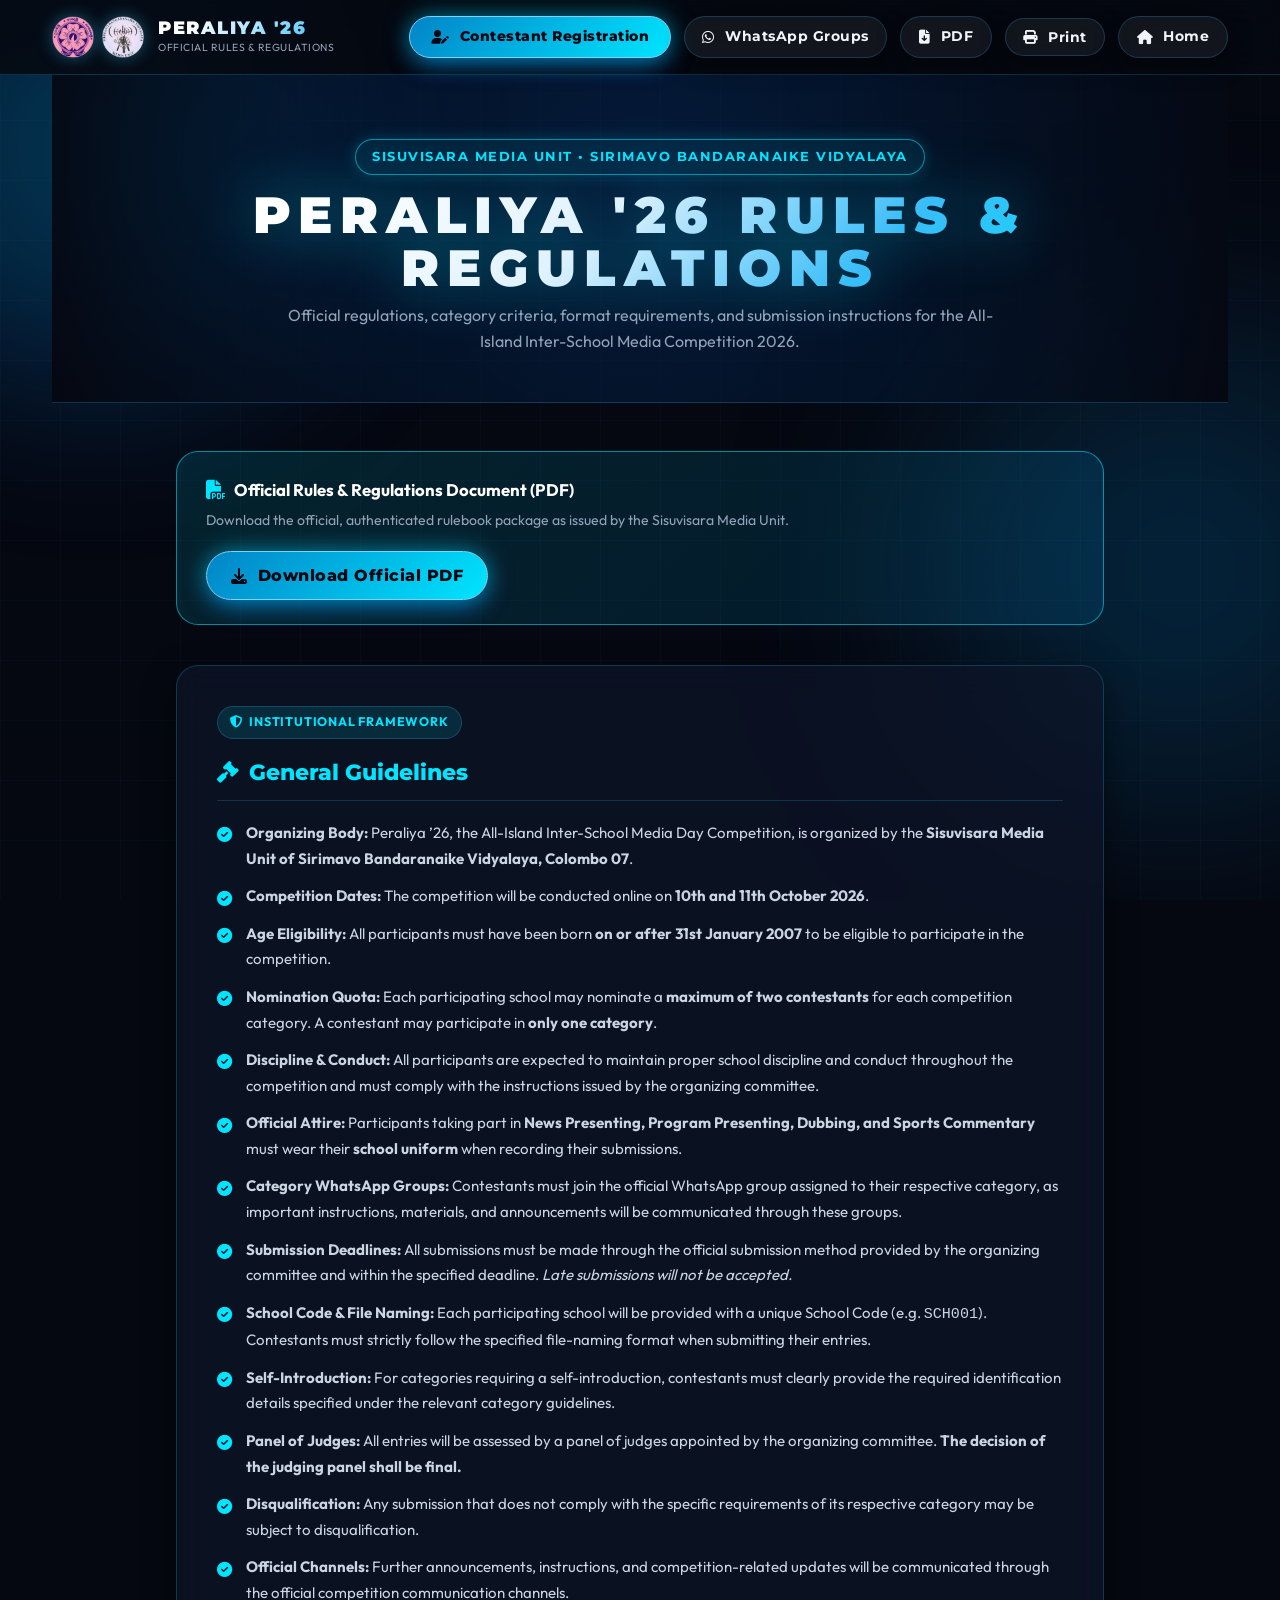
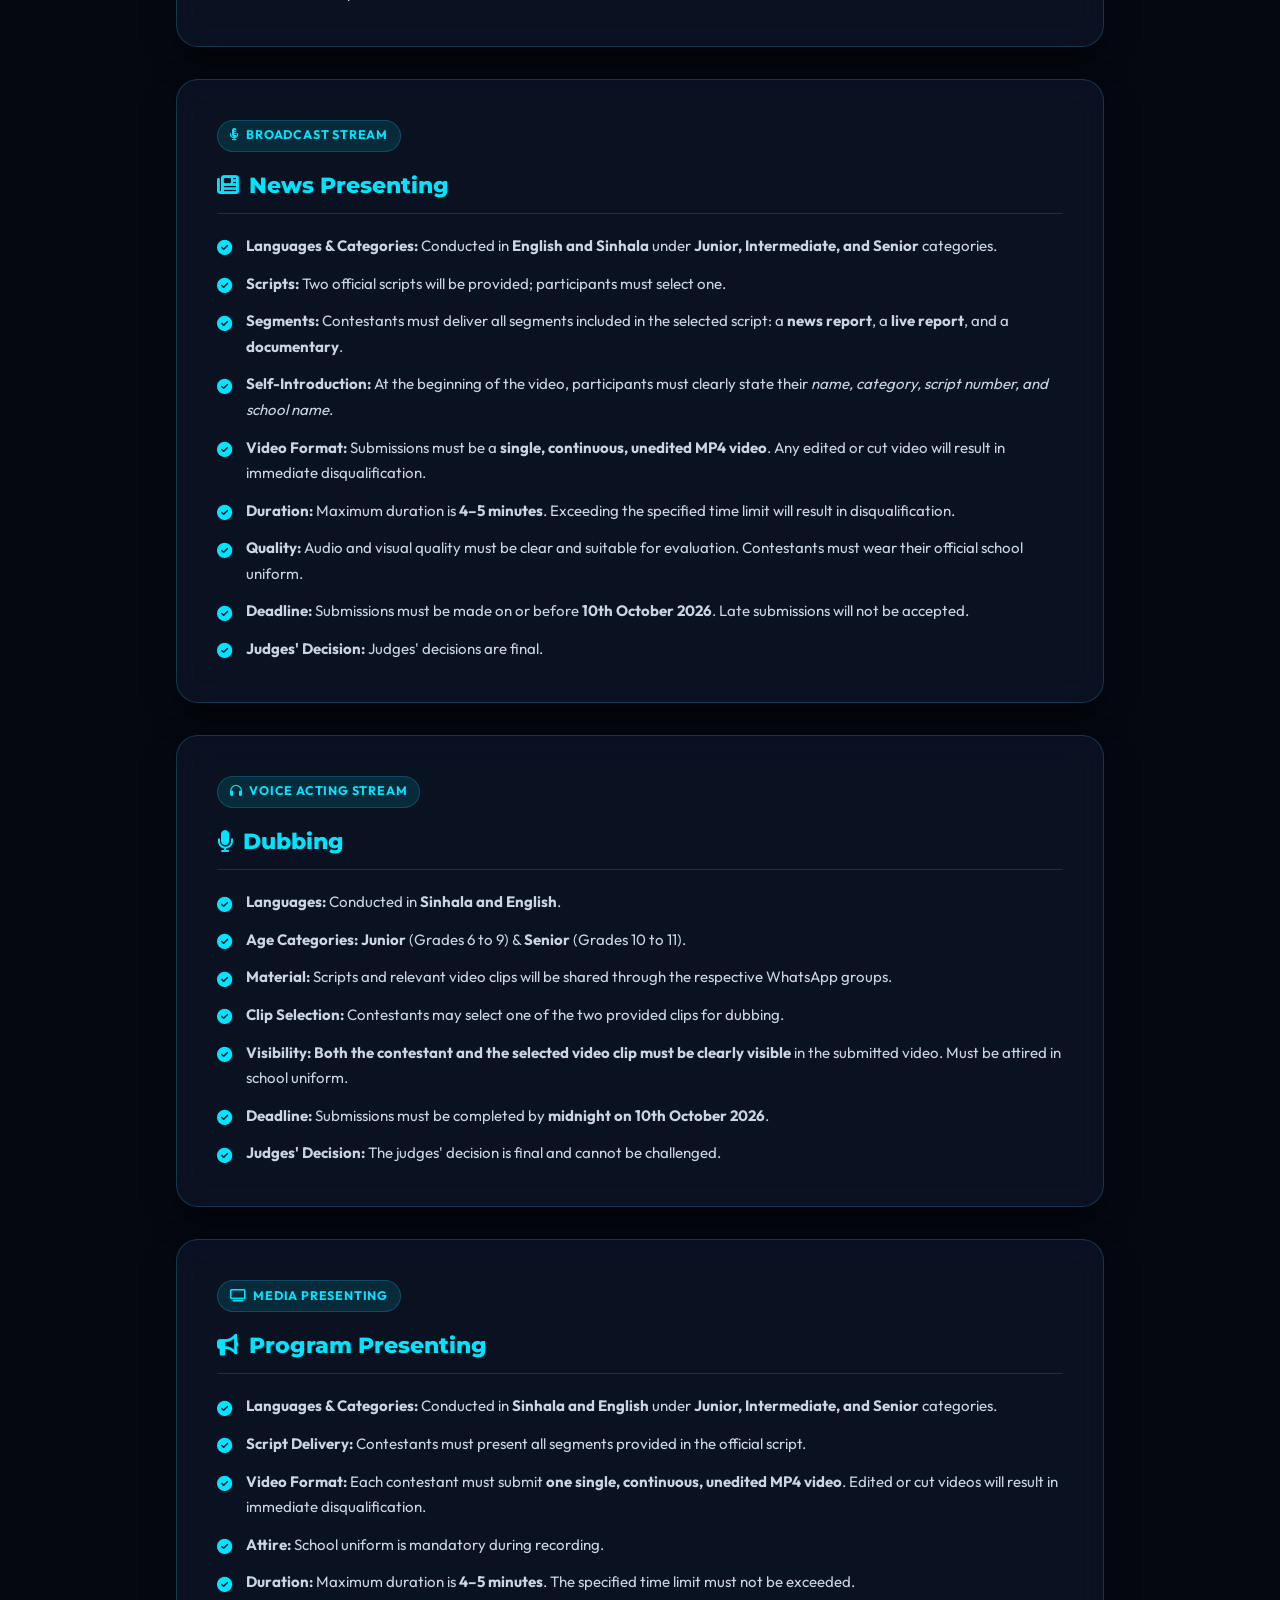
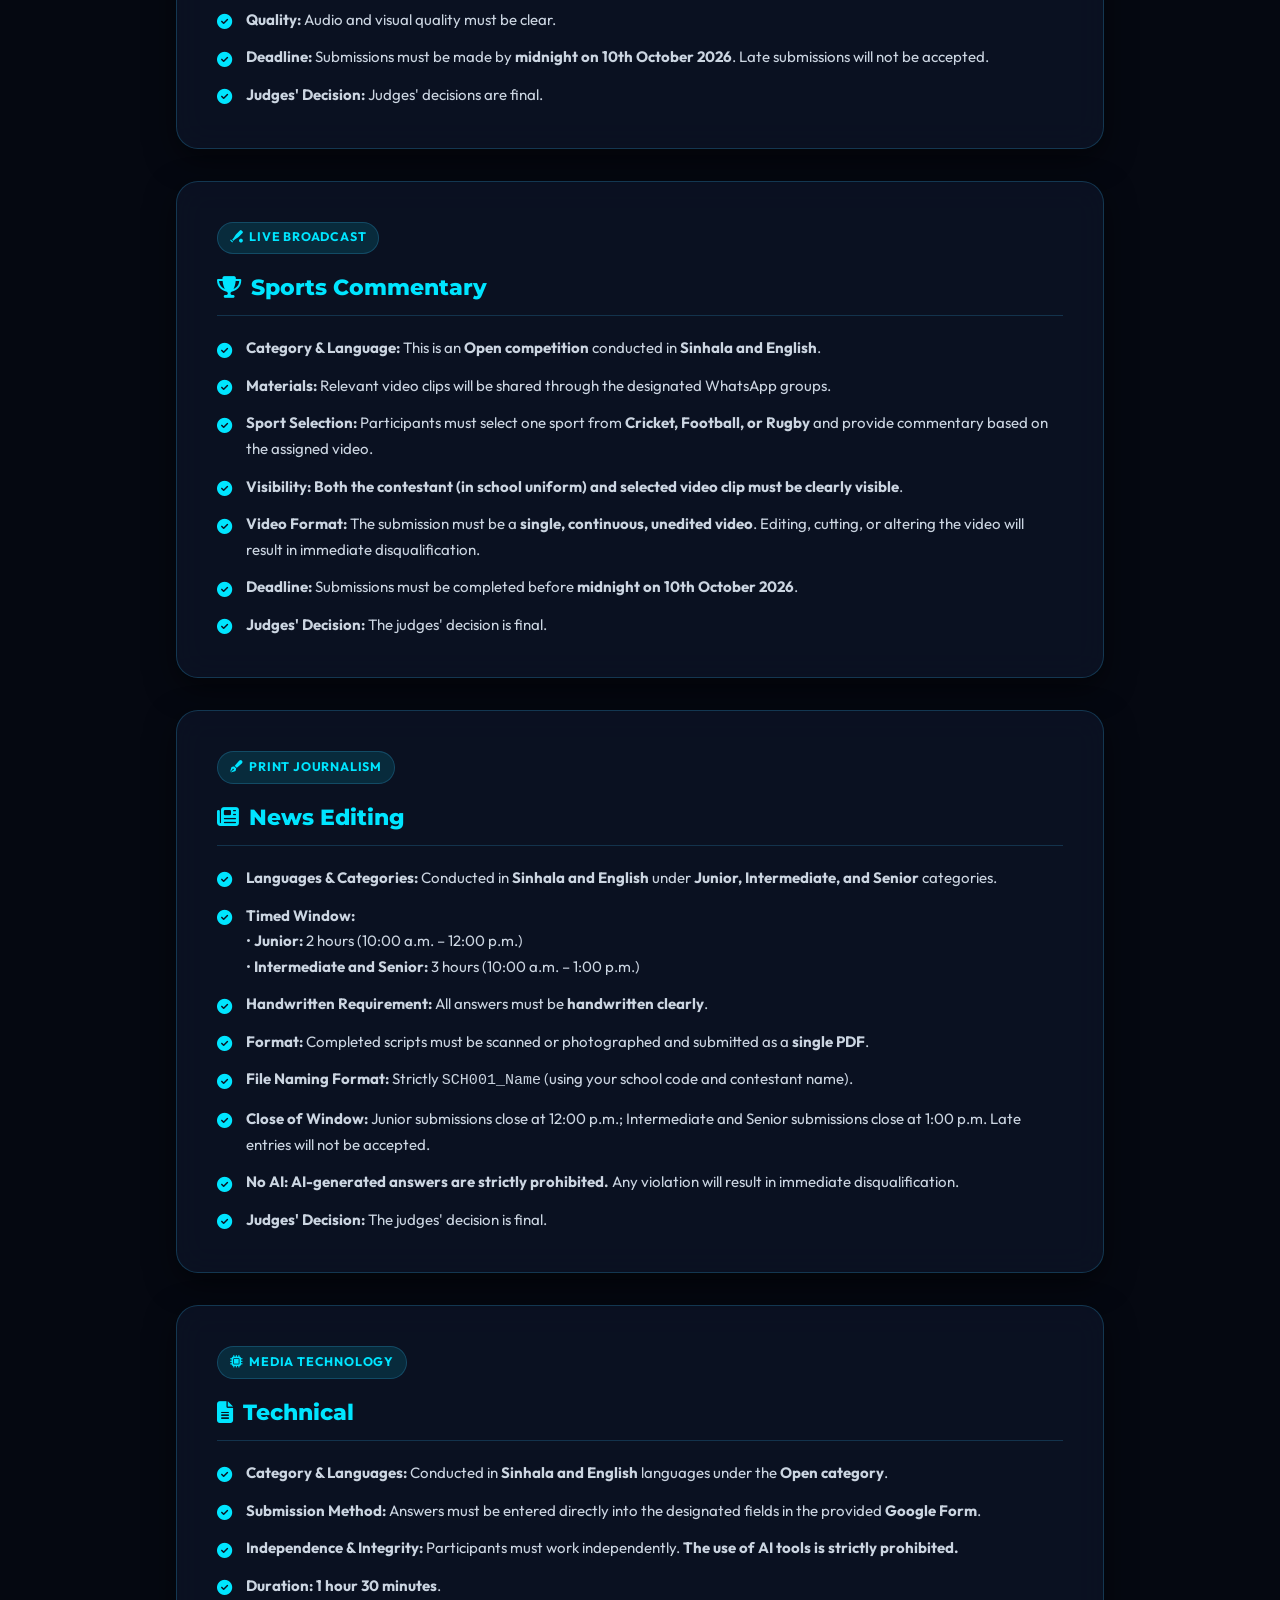
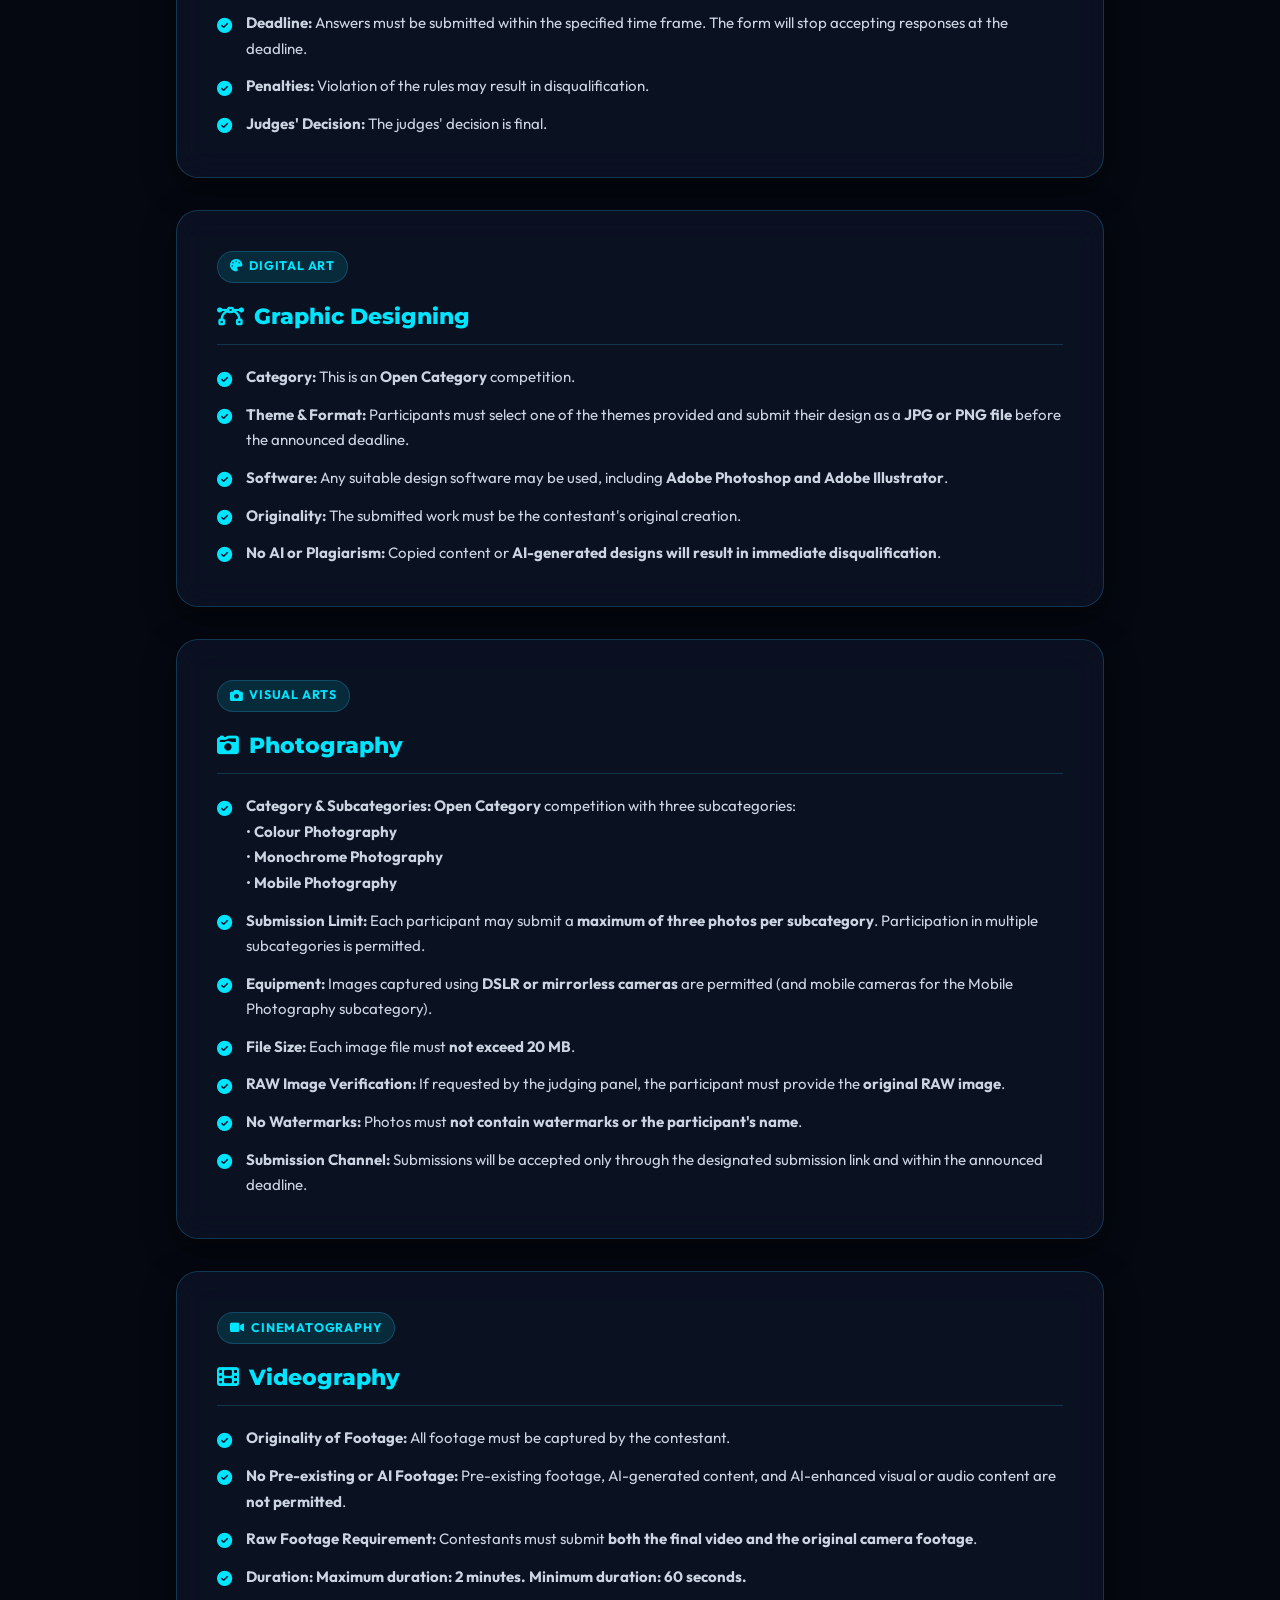
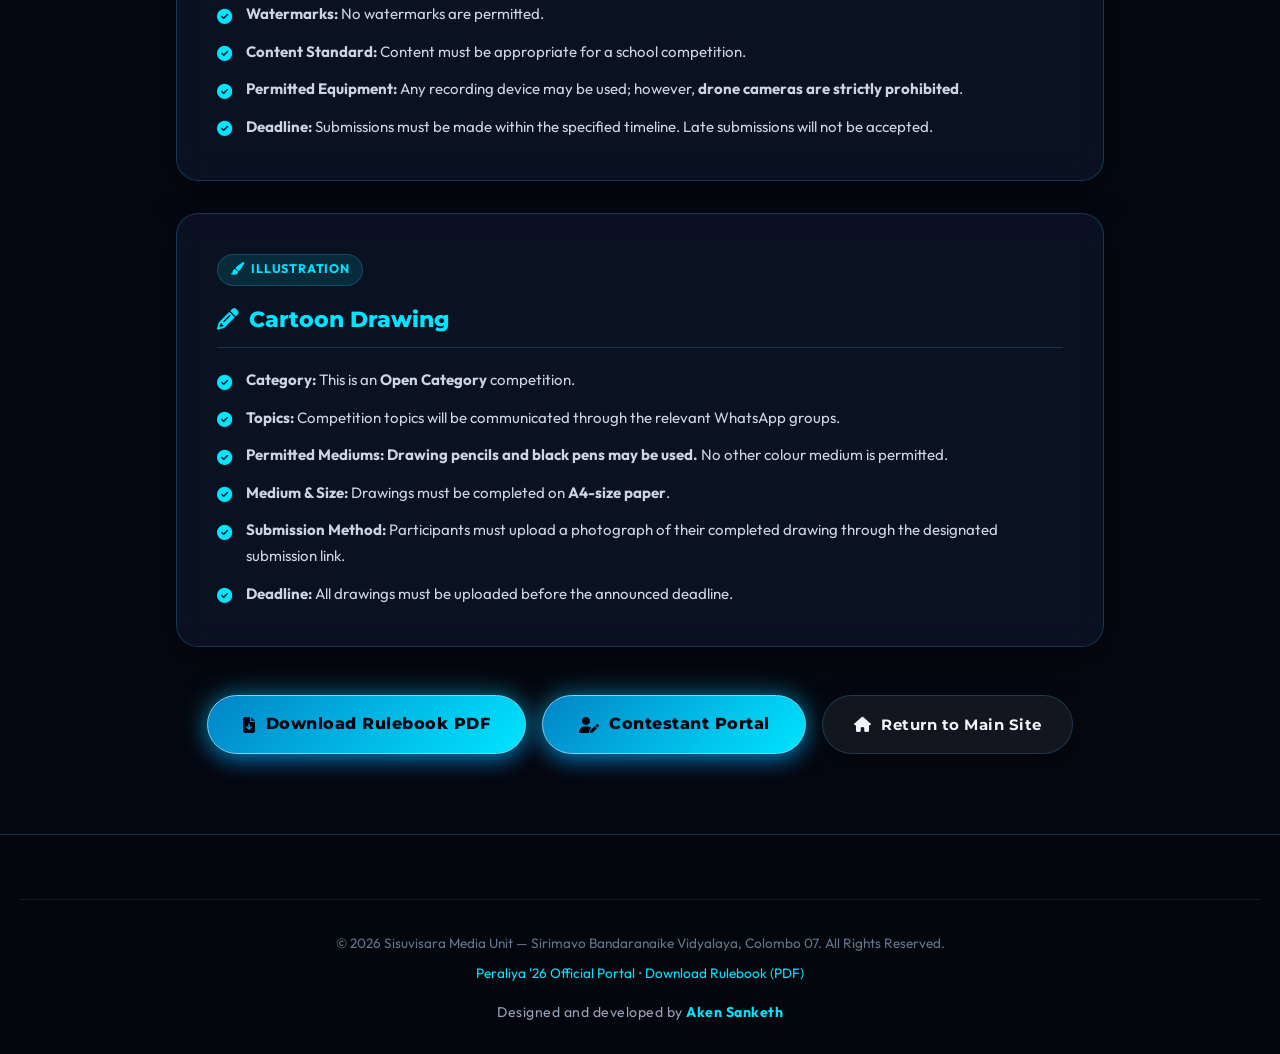
<file: guidelines.html>
<!DOCTYPE html>
<html lang="en">
<head>
  <meta charset="UTF-8">
  <meta name="viewport" content="width=device-width, initial-scale=1.0">
  <title>Official Rulebook & Guidelines — Peraliya '26 | Sirimavo Bandaranaike Vidyalaya</title>
  <meta name="description" content="Official Rules & Regulations handbook for Peraliya '26 All-Island Inter-School Media Competition organized by Sisuvisara Media Unit.">
  <link rel="icon" type="image/png" href="assets/SBV_MediaUnit_logo.png">
  <link rel="stylesheet" href="https://cdnjs.cloudflare.com/ajax/libs/font-awesome/6.7.2/css/all.min.css">
  <link rel="stylesheet" href="styles.css">
  <style>
    .handbook-hero {
      padding: 4rem 1rem 3rem;
      background: radial-gradient(circle at 50% 30%, rgba(0, 112, 243, 0.18) 0%, #050811 100%);
      border-bottom: 1px solid var(--border-cyan);
      text-align: center;
    }
    .handbook-content {
      padding: 3rem 1rem 5rem;
      max-width: 960px;
      margin-inline: auto;
    }
    .rule-section-block {
      background: var(--bg-card);
      border: 1px solid var(--border-cyan);
      border-radius: var(--radius-lg);
      padding: clamp(1.6rem, 3.5vw, 2.5rem);
      margin-bottom: 2rem;
      backdrop-filter: blur(16px);
      box-shadow: 0 10px 30px rgba(0, 0, 0, 0.5);
    }
    .rule-title {
      font-family: var(--font-heading);
      color: var(--color-cyan);
      font-size: 1.35rem;
      font-weight: 800;
      margin-bottom: 1.2rem;
      display: flex;
      align-items: center;
      gap: 0.6rem;
      border-bottom: 1px solid rgba(56, 189, 248, 0.2);
      padding-bottom: 0.6rem;
    }
    .rule-category-badge {
      display: inline-flex;
      align-items: center;
      gap: 0.4rem;
      background: rgba(0, 229, 255, 0.12);
      border: 1px solid var(--border-cyan);
      color: var(--color-cyan);
      font-size: 0.78rem;
      font-weight: 700;
      letter-spacing: 0.8px;
      padding: 0.3rem 0.75rem;
      border-radius: var(--radius-full);
      margin-bottom: 1rem;
      text-transform: uppercase;
    }
    .rule-list {
      list-style: none;
      padding: 0;
      margin: 0;
      display: flex;
      flex-direction: column;
      gap: 0.75rem;
    }
    .rule-list li {
      position: relative;
      padding-left: 1.8rem;
      color: #cbd5e1;
      line-height: 1.7;
      font-size: 0.94rem;
    }
    .rule-list li::before {
      content: "\f058";
      font-family: "Font Awesome 6 Free";
      font-weight: 900;
      position: absolute;
      left: 0;
      top: 0.15rem;
      color: var(--color-cyan);
      font-size: 0.95rem;
    }
    .rule-list.warning-list li::before {
      content: "\f071";
      color: #f59e0b;
    }
    .pdf-download-banner {
      background: linear-gradient(135deg, rgba(0, 229, 255, 0.12) 0%, rgba(2, 132, 199, 0.15) 100%);
      border: 1px solid var(--border-cyan-bright);
      border-radius: var(--radius-lg);
      padding: 1.5rem 1.8rem;
      display: flex;
      flex-wrap: wrap;
      align-items: center;
      justify-content: space-between;
      gap: 1.2rem;
      margin-bottom: 2.5rem;
    }
    @media print {
      body { background: #fff !important; color: #000 !important; }
      .site-header, .site-footer, .btn-primary-glow, .ambient-fx-wrap, .grid-overlay, .pdf-download-banner, .btn-secondary-glass { display: none !important; }
      .rule-section-block { border: 1px solid #ccc !important; background: #fff !important; color: #000 !important; box-shadow: none !important; }
      .rule-title { color: #000 !important; border-color: #000 !important; }
      .rule-list li { color: #000 !important; }
      .rule-list li::before { color: #000 !important; }
    }
  </style>
</head>
<body>

  <!-- Ambient background -->
  <div class="ambient-fx-wrap">
    <div class="glow-orb orb-1"></div>
    <div class="glow-orb orb-2"></div>
  </div>
  <div class="grid-overlay"></div>

  <div class="site-content">
    
    <!-- Header -->
    <header class="site-header">
      <div class="container header-container">
        <a href="index.html" class="header-brand">
          <div class="header-logos">
            <img src="assets/SBV_logo.png" alt="Sirimavo Bandaranaike Vidyalaya" class="brand-crest" width="40" height="40">
            <img src="assets/SBV_MediaUnit_logo.png" alt="Sisuvisara Media Unit" class="brand-crest" width="40" height="40">
          </div>
          <div class="brand-text">
            <span class="brand-title">PERALIYA '26</span>
            <span class="brand-school">Official Rules & Regulations</span>
          </div>
        </a>

        <div style="display: flex; gap: 0.8rem; align-items: center; flex-wrap: wrap;">
          <a href="contestants.html" class="btn-primary-glow" style="padding: 0.55rem 1.3rem; font-size: 0.88rem; text-decoration: none;">
            <i class="fa-solid fa-user-pen"></i> Contestant Registration
          </a>
          <a href="whatsapp-groups.html" class="btn-secondary-glass" style="padding: 0.55rem 1.1rem; font-size: 0.88rem; text-decoration: none;">
            <i class="fa-brands fa-whatsapp"></i> WhatsApp Groups
          </a>
          <a href="assets/Peraliya26%20Rules%20And%20Regulations.pdf" target="_blank" download class="btn-secondary-glass" style="padding: 0.55rem 1.1rem; font-size: 0.88rem; text-decoration: none;">
            <i class="fa-solid fa-file-arrow-down"></i> PDF
          </a>
          <button type="button" class="btn-secondary-glass" onclick="window.print()" style="padding: 0.55rem 1.1rem; font-size: 0.88rem;">
            <i class="fa-solid fa-print"></i> Print
          </button>
          <a href="index.html" class="btn-secondary-glass" style="padding: 0.55rem 1.1rem; font-size: 0.88rem; text-decoration: none;">
            <i class="fa-solid fa-house"></i> Home
          </a>
        </div>
      </div>
    </header>

    <main class="container">
      
      <div class="handbook-hero">
        <span class="hero-tag-badge">SISUVISARA MEDIA UNIT • SIRIMAVO BANDARANAIKE VIDYALAYA</span>
        <h1 class="hero-main-title" style="font-size: clamp(2rem, 5vw, 3.2rem); margin-bottom: 0.5rem;">PERALIYA '26 RULES &amp; REGULATIONS</h1>
        <p style="color: var(--text-secondary); max-width: 720px; margin-inline: auto; font-size: 1rem; line-height: 1.6;">
          Official regulations, category criteria, format requirements, and submission instructions for the All-Island Inter-School Media Competition 2026.
        </p>
      </div>

      <div class="handbook-content">

        <!-- Download Banner -->
        <div class="pdf-download-banner">
          <div>
            <div style="font-weight: 700; color: #fff; font-size: 1.05rem; display: flex; align-items: center; gap: 0.5rem; margin-bottom: 0.3rem;">
              <i class="fa-solid fa-file-pdf" style="color: var(--color-cyan); font-size: 1.25rem;"></i>
              Official Rules & Regulations Document (PDF)
            </div>
            <div style="font-size: 0.88rem; color: var(--text-secondary);">
              Download the official, authenticated rulebook package as issued by the Sisuvisara Media Unit.
            </div>
          </div>
          <a href="assets/Peraliya26%20Rules%20And%20Regulations.pdf" target="_blank" download class="btn-primary-glow" style="padding: 0.65rem 1.5rem; text-decoration: none; white-space: nowrap;">
            <i class="fa-solid fa-download"></i> Download Official PDF
          </a>
        </div>

        <!-- Section 1: General Guidelines -->
        <div class="rule-section-block">
          <div class="rule-category-badge"><i class="fa-solid fa-shield-halved"></i> Institutional Framework</div>
          <h2 class="rule-title"><i class="fa-solid fa-gavel"></i> General Guidelines</h2>
          <ul class="rule-list">
            <li><strong>Organizing Body:</strong> Peraliya ’26, the All-Island Inter-School Media Day Competition, is organized by the <strong>Sisuvisara Media Unit of Sirimavo Bandaranaike Vidyalaya, Colombo 07</strong>.</li>
            <li><strong>Competition Dates:</strong> The competition will be conducted online on <strong>10th and 11th October 2026</strong>.</li>
            <li><strong>Age Eligibility:</strong> All participants must have been born <strong>on or after 31st January 2007</strong> to be eligible to participate in the competition.</li>
            <li><strong>Nomination Quota:</strong> Each participating school may nominate a <strong>maximum of two contestants</strong> for each competition category. A contestant may participate in <strong>only one category</strong>.</li>
            <li><strong>Discipline &amp; Conduct:</strong> All participants are expected to maintain proper school discipline and conduct throughout the competition and must comply with the instructions issued by the organizing committee.</li>
            <li><strong>Official Attire:</strong> Participants taking part in <strong>News Presenting, Program Presenting, Dubbing, and Sports Commentary</strong> must wear their <strong>school uniform</strong> when recording their submissions.</li>
            <li><strong>Category WhatsApp Groups:</strong> Contestants must join the official WhatsApp group assigned to their respective category, as important instructions, materials, and announcements will be communicated through these groups.</li>
            <li><strong>Submission Deadlines:</strong> All submissions must be made through the official submission method provided by the organizing committee and within the specified deadline. <em>Late submissions will not be accepted.</em></li>
            <li><strong>School Code &amp; File Naming:</strong> Each participating school will be provided with a unique School Code (e.g. <code>SCH001</code>). Contestants must strictly follow the specified file-naming format when submitting their entries.</li>
            <li><strong>Self-Introduction:</strong> For categories requiring a self-introduction, contestants must clearly provide the required identification details specified under the relevant category guidelines.</li>
            <li><strong>Panel of Judges:</strong> All entries will be assessed by a panel of judges appointed by the organizing committee. <strong>The decision of the judging panel shall be final.</strong></li>
            <li><strong>Disqualification:</strong> Any submission that does not comply with the specific requirements of its respective category may be subject to disqualification.</li>
            <li><strong>Official Channels:</strong> Further announcements, instructions, and competition-related updates will be communicated through the official competition communication channels.</li>
          </ul>
        </div>

        <!-- Section 2: News Presenting -->
        <div class="rule-section-block">
          <div class="rule-category-badge"><i class="fa-solid fa-microphone-lines"></i> Broadcast Stream</div>
          <h2 class="rule-title"><i class="fa-solid fa-newspaper"></i> News Presenting</h2>
          <ul class="rule-list">
            <li><strong>Languages &amp; Categories:</strong> Conducted in <strong>English and Sinhala</strong> under <strong>Junior, Intermediate, and Senior</strong> categories.</li>
            <li><strong>Scripts:</strong> Two official scripts will be provided; participants must select one.</li>
            <li><strong>Segments:</strong> Contestants must deliver all segments included in the selected script: a <strong>news report</strong>, a <strong>live report</strong>, and a <strong>documentary</strong>.</li>
            <li><strong>Self-Introduction:</strong> At the beginning of the video, participants must clearly state their <em>name, category, script number, and school name</em>.</li>
            <li><strong>Video Format:</strong> Submissions must be a <strong>single, continuous, unedited MP4 video</strong>. Any edited or cut video will result in immediate disqualification.</li>
            <li><strong>Duration:</strong> Maximum duration is <strong>4–5 minutes</strong>. Exceeding the specified time limit will result in disqualification.</li>
            <li><strong>Quality:</strong> Audio and visual quality must be clear and suitable for evaluation. Contestants must wear their official school uniform.</li>
            <li><strong>Deadline:</strong> Submissions must be made on or before <strong>10th October 2026</strong>. Late submissions will not be accepted.</li>
            <li><strong>Judges' Decision:</strong> Judges' decisions are final.</li>
          </ul>
        </div>

        <!-- Section 3: Dubbing -->
        <div class="rule-section-block">
          <div class="rule-category-badge"><i class="fa-solid fa-headphones"></i> Voice Acting Stream</div>
          <h2 class="rule-title"><i class="fa-solid fa-microphone"></i> Dubbing</h2>
          <ul class="rule-list">
            <li><strong>Languages:</strong> Conducted in <strong>Sinhala and English</strong>.</li>
            <li><strong>Age Categories:</strong> <strong>Junior</strong> (Grades 6 to 9) &amp; <strong>Senior</strong> (Grades 10 to 11).</li>
            <li><strong>Material:</strong> Scripts and relevant video clips will be shared through the respective WhatsApp groups.</li>
            <li><strong>Clip Selection:</strong> Contestants may select one of the two provided clips for dubbing.</li>
            <li><strong>Visibility:</strong> <strong>Both the contestant and the selected video clip must be clearly visible</strong> in the submitted video. Must be attired in school uniform.</li>
            <li><strong>Deadline:</strong> Submissions must be completed by <strong>midnight on 10th October 2026</strong>.</li>
            <li><strong>Judges' Decision:</strong> The judges' decision is final and cannot be challenged.</li>
          </ul>
        </div>

        <!-- Section 4: Program Presenting -->
        <div class="rule-section-block">
          <div class="rule-category-badge"><i class="fa-solid fa-tv"></i> Media Presenting</div>
          <h2 class="rule-title"><i class="fa-solid fa-bullhorn"></i> Program Presenting</h2>
          <ul class="rule-list">
            <li><strong>Languages &amp; Categories:</strong> Conducted in <strong>Sinhala and English</strong> under <strong>Junior, Intermediate, and Senior</strong> categories.</li>
            <li><strong>Script Delivery:</strong> Contestants must present all segments provided in the official script.</li>
            <li><strong>Video Format:</strong> Each contestant must submit <strong>one single, continuous, unedited MP4 video</strong>. Edited or cut videos will result in immediate disqualification.</li>
            <li><strong>Attire:</strong> School uniform is mandatory during recording.</li>
            <li><strong>Duration:</strong> Maximum duration is <strong>4–5 minutes</strong>. The specified time limit must not be exceeded.</li>
            <li><strong>Quality:</strong> Audio and visual quality must be clear.</li>
            <li><strong>Deadline:</strong> Submissions must be made by <strong>midnight on 10th October 2026</strong>. Late submissions will not be accepted.</li>
            <li><strong>Judges' Decision:</strong> Judges' decisions are final.</li>
          </ul>
        </div>

        <!-- Section 5: Sports Commentary -->
        <div class="rule-section-block">
          <div class="rule-category-badge"><i class="fa-solid fa-baseball-bat-ball"></i> Live Broadcast</div>
          <h2 class="rule-title"><i class="fa-solid fa-trophy"></i> Sports Commentary</h2>
          <ul class="rule-list">
            <li><strong>Category &amp; Language:</strong> This is an <strong>Open competition</strong> conducted in <strong>Sinhala and English</strong>.</li>
            <li><strong>Materials:</strong> Relevant video clips will be shared through the designated WhatsApp groups.</li>
            <li><strong>Sport Selection:</strong> Participants must select one sport from <strong>Cricket, Football, or Rugby</strong> and provide commentary based on the assigned video.</li>
            <li><strong>Visibility:</strong> <strong>Both the contestant (in school uniform) and selected video clip must be clearly visible</strong>.</li>
            <li><strong>Video Format:</strong> The submission must be a <strong>single, continuous, unedited video</strong>. Editing, cutting, or altering the video will result in immediate disqualification.</li>
            <li><strong>Deadline:</strong> Submissions must be completed before <strong>midnight on 10th October 2026</strong>.</li>
            <li><strong>Judges' Decision:</strong> The judges' decision is final.</li>
          </ul>
        </div>

        <!-- Section 6: News Editing -->
        <div class="rule-section-block">
          <div class="rule-category-badge"><i class="fa-solid fa-pen-fancy"></i> Print Journalism</div>
          <h2 class="rule-title"><i class="fa-solid fa-newspaper"></i> News Editing</h2>
          <ul class="rule-list">
            <li><strong>Languages &amp; Categories:</strong> Conducted in <strong>Sinhala and English</strong> under <strong>Junior, Intermediate, and Senior</strong> categories.</li>
            <li><strong>Timed Window:</strong>
              <br>• <strong>Junior:</strong> 2 hours (10:00 a.m. – 12:00 p.m.)
              <br>• <strong>Intermediate and Senior:</strong> 3 hours (10:00 a.m. – 1:00 p.m.)
            </li>
            <li><strong>Handwritten Requirement:</strong> All answers must be <strong>handwritten clearly</strong>.</li>
            <li><strong>Format:</strong> Completed scripts must be scanned or photographed and submitted as a <strong>single PDF</strong>.</li>
            <li><strong>File Naming Format:</strong> Strictly <code>SCH001_Name</code> (using your school code and contestant name).</li>
            <li><strong>Close of Window:</strong> Junior submissions close at 12:00 p.m.; Intermediate and Senior submissions close at 1:00 p.m. Late entries will not be accepted.</li>
            <li><strong>No AI:</strong> <strong>AI-generated answers are strictly prohibited.</strong> Any violation will result in immediate disqualification.</li>
            <li><strong>Judges' Decision:</strong> The judges' decision is final.</li>
          </ul>
        </div>

        <!-- Section 7: Technical Paper -->
        <div class="rule-section-block">
          <div class="rule-category-badge"><i class="fa-solid fa-microchip"></i> Media Technology</div>
          <h2 class="rule-title"><i class="fa-solid fa-file-lines"></i> Technical</h2>
          <ul class="rule-list">
            <li><strong>Category &amp; Languages:</strong> Conducted in <strong>Sinhala and English</strong> languages under the <strong>Open category</strong>.</li>
            <li><strong>Submission Method:</strong> Answers must be entered directly into the designated fields in the provided <strong>Google Form</strong>.</li>
            <li><strong>Independence &amp; Integrity:</strong> Participants must work independently. <strong>The use of AI tools is strictly prohibited.</strong></li>
            <li><strong>Duration:</strong> <strong>1 hour 30 minutes</strong>.</li>
            <li><strong>Deadline:</strong> Answers must be submitted within the specified time frame. The form will stop accepting responses at the deadline.</li>
            <li><strong>Penalties:</strong> Violation of the rules may result in disqualification.</li>
            <li><strong>Judges' Decision:</strong> The judges' decision is final.</li>
          </ul>
        </div>

        <!-- Section 8: Graphic Designing -->
        <div class="rule-section-block">
          <div class="rule-category-badge"><i class="fa-solid fa-palette"></i> Digital Art</div>
          <h2 class="rule-title"><i class="fa-solid fa-bezier-curve"></i> Graphic Designing</h2>
          <ul class="rule-list">
            <li><strong>Category:</strong> This is an <strong>Open Category</strong> competition.</li>
            <li><strong>Theme &amp; Format:</strong> Participants must select one of the themes provided and submit their design as a <strong>JPG or PNG file</strong> before the announced deadline.</li>
            <li><strong>Software:</strong> Any suitable design software may be used, including <strong>Adobe Photoshop and Adobe Illustrator</strong>.</li>
            <li><strong>Originality:</strong> The submitted work must be the contestant's original creation.</li>
            <li><strong>No AI or Plagiarism:</strong> Copied content or <strong>AI-generated designs will result in immediate disqualification</strong>.</li>
          </ul>
        </div>

        <!-- Section 9: Photography -->
        <div class="rule-section-block">
          <div class="rule-category-badge"><i class="fa-solid fa-camera"></i> Visual Arts</div>
          <h2 class="rule-title"><i class="fa-solid fa-camera-retro"></i> Photography</h2>
          <ul class="rule-list">
            <li><strong>Category &amp; Subcategories:</strong> <strong>Open Category</strong> competition with three subcategories:
              <br>• <strong>Colour Photography</strong>
              <br>• <strong>Monochrome Photography</strong>
              <br>• <strong>Mobile Photography</strong>
            </li>
            <li><strong>Submission Limit:</strong> Each participant may submit a <strong>maximum of three photos per subcategory</strong>. Participation in multiple subcategories is permitted.</li>
            <li><strong>Equipment:</strong> Images captured using <strong>DSLR or mirrorless cameras</strong> are permitted (and mobile cameras for the Mobile Photography subcategory).</li>
            <li><strong>File Size:</strong> Each image file must <strong>not exceed 20 MB</strong>.</li>
            <li><strong>RAW Image Verification:</strong> If requested by the judging panel, the participant must provide the <strong>original RAW image</strong>.</li>
            <li><strong>No Watermarks:</strong> Photos must <strong>not contain watermarks or the participant's name</strong>.</li>
            <li><strong>Submission Channel:</strong> Submissions will be accepted only through the designated submission link and within the announced deadline.</li>
          </ul>
        </div>

        <!-- Section 10: Videography -->
        <div class="rule-section-block">
          <div class="rule-category-badge"><i class="fa-solid fa-video"></i> Cinematography</div>
          <h2 class="rule-title"><i class="fa-solid fa-film"></i> Videography</h2>
          <ul class="rule-list">
            <li><strong>Originality of Footage:</strong> All footage must be captured by the contestant.</li>
            <li><strong>No Pre-existing or AI Footage:</strong> Pre-existing footage, AI-generated content, and AI-enhanced visual or audio content are <strong>not permitted</strong>.</li>
            <li><strong>Raw Footage Requirement:</strong> Contestants must submit <strong>both the final video and the original camera footage</strong>.</li>
            <li><strong>Duration:</strong> <strong>Maximum duration: 2 minutes. Minimum duration: 60 seconds.</strong></li>
            <li><strong>Watermarks:</strong> No watermarks are permitted.</li>
            <li><strong>Content Standard:</strong> Content must be appropriate for a school competition.</li>
            <li><strong>Permitted Equipment:</strong> Any recording device may be used; however, <strong>drone cameras are strictly prohibited</strong>.</li>
            <li><strong>Deadline:</strong> Submissions must be made within the specified timeline. Late submissions will not be accepted.</li>
          </ul>
        </div>

        <!-- Section 11: Cartoon Drawing -->
        <div class="rule-section-block">
          <div class="rule-category-badge"><i class="fa-solid fa-paintbrush"></i> Illustration</div>
          <h2 class="rule-title"><i class="fa-solid fa-pencil"></i> Cartoon Drawing</h2>
          <ul class="rule-list">
            <li><strong>Category:</strong> This is an <strong>Open Category</strong> competition.</li>
            <li><strong>Topics:</strong> Competition topics will be communicated through the relevant WhatsApp groups.</li>
            <li><strong>Permitted Mediums:</strong> <strong>Drawing pencils and black pens may be used.</strong> No other colour medium is permitted.</li>
            <li><strong>Medium &amp; Size:</strong> Drawings must be completed on <strong>A4-size paper</strong>.</li>
            <li><strong>Submission Method:</strong> Participants must upload a photograph of their completed drawing through the designated submission link.</li>
            <li><strong>Deadline:</strong> All drawings must be uploaded before the announced deadline.</li>
          </ul>
        </div>

        <!-- Quick Action Footer -->
        <div style="margin-top: 3rem; text-align: center; display: flex; gap: 1rem; justify-content: center; flex-wrap: wrap;">
          <a href="assets/Peraliya26%20Rules%20And%20Regulations.pdf" target="_blank" download class="btn-primary-glow" style="text-decoration: none;">
            <i class="fa-solid fa-file-arrow-down"></i> Download Rulebook PDF
          </a>
          <a href="contestants.html" class="btn-primary-glow" style="text-decoration: none;">
            <i class="fa-solid fa-user-pen"></i> Contestant Portal
          </a>
          <a href="index.html" class="btn-secondary-glass" style="text-decoration: none;">
            <i class="fa-solid fa-house"></i> Return to Main Site
          </a>
        </div>

      </div>

    </main>

    <!-- Footer -->
    <footer class="site-footer">
      <div class="container footer-bottom">
        <p>&copy; 2026 Sisuvisara Media Unit — Sirimavo Bandaranaike Vidyalaya, Colombo 07. All Rights Reserved.</p>
        <p><a href="index.html">Peraliya '26 Official Portal</a> • <a href="assets/Peraliya26%20Rules%20And%20Regulations.pdf" target="_blank" download>Download Rulebook (PDF)</a></p>
        <p class="footer-credit" style="color: var(--text-secondary); font-size: 0.88rem; margin-top: 0.5rem; letter-spacing: 0.5px;">
          Designed and developed by <span style="color: var(--color-cyan); font-weight: 700;">Aken Sanketh</span>
        </p>
      </div>
    </footer>

  </div>

</body>
</html>
</file>
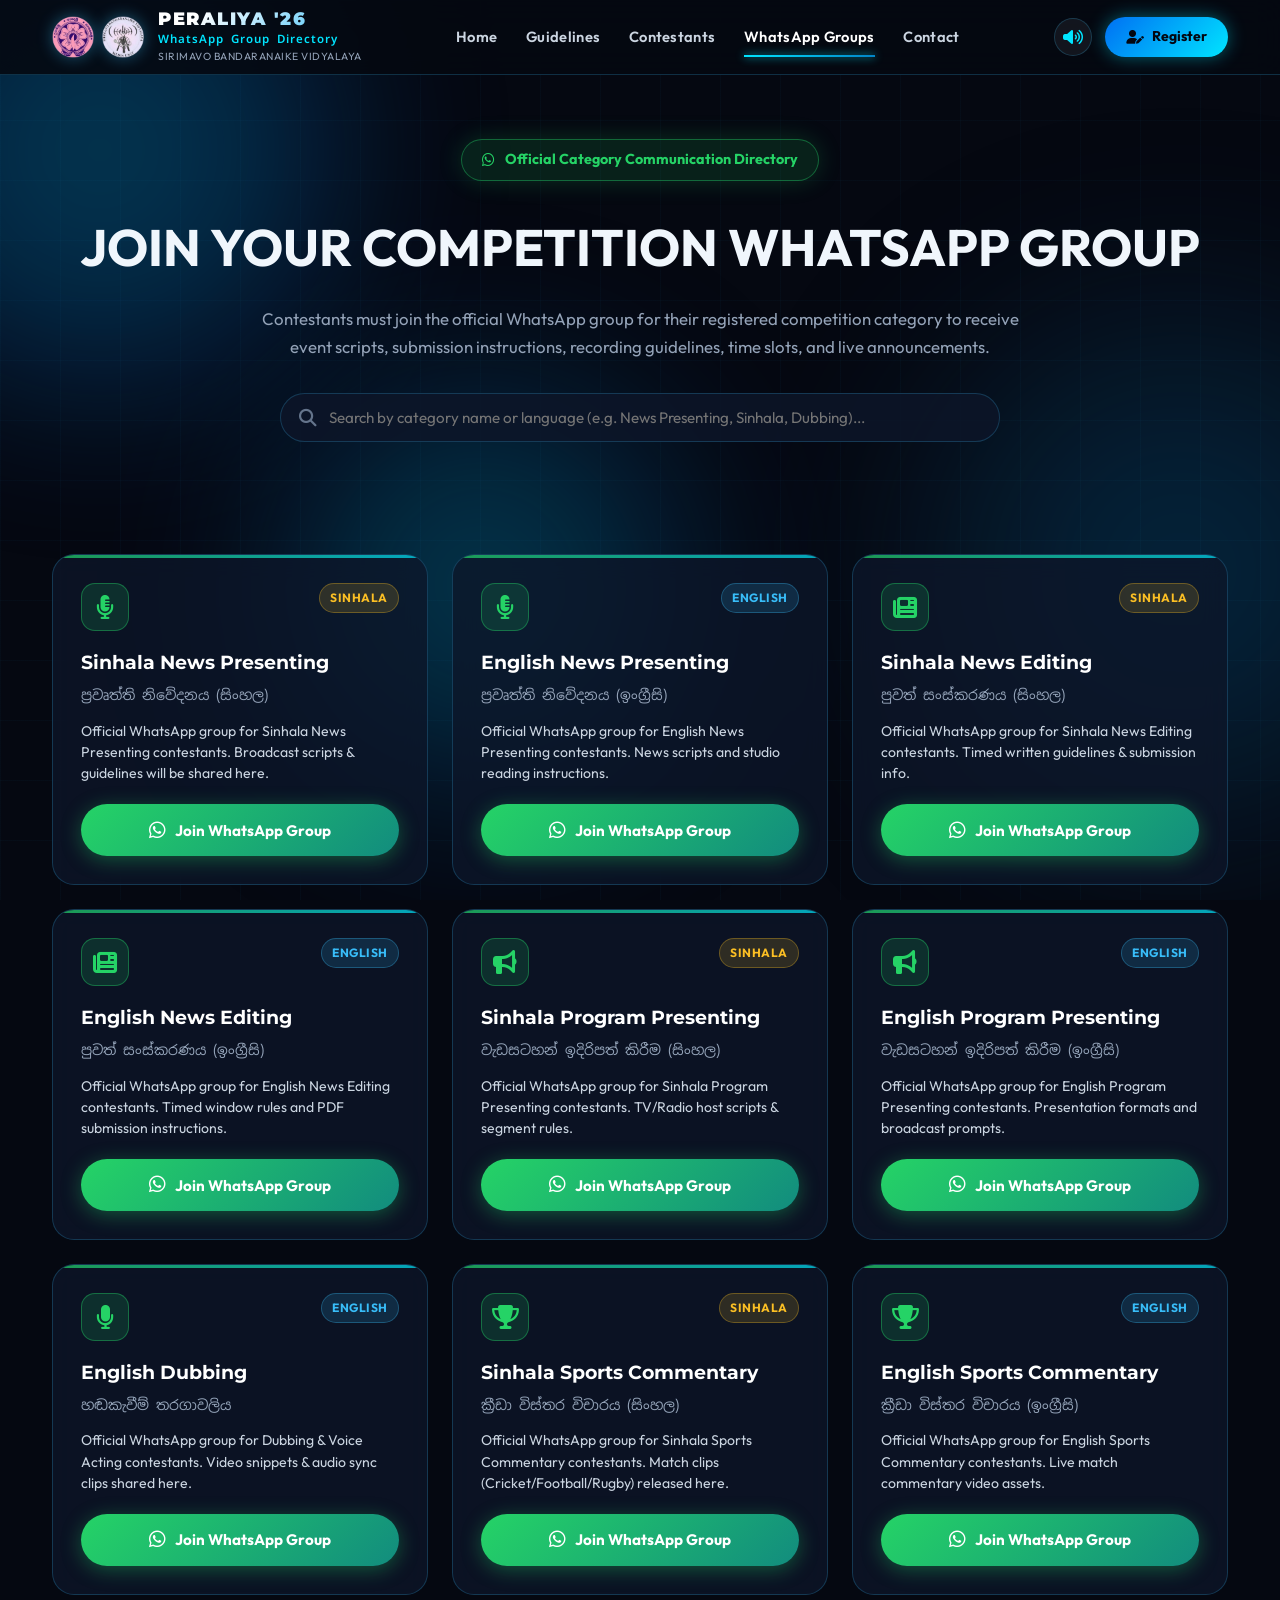
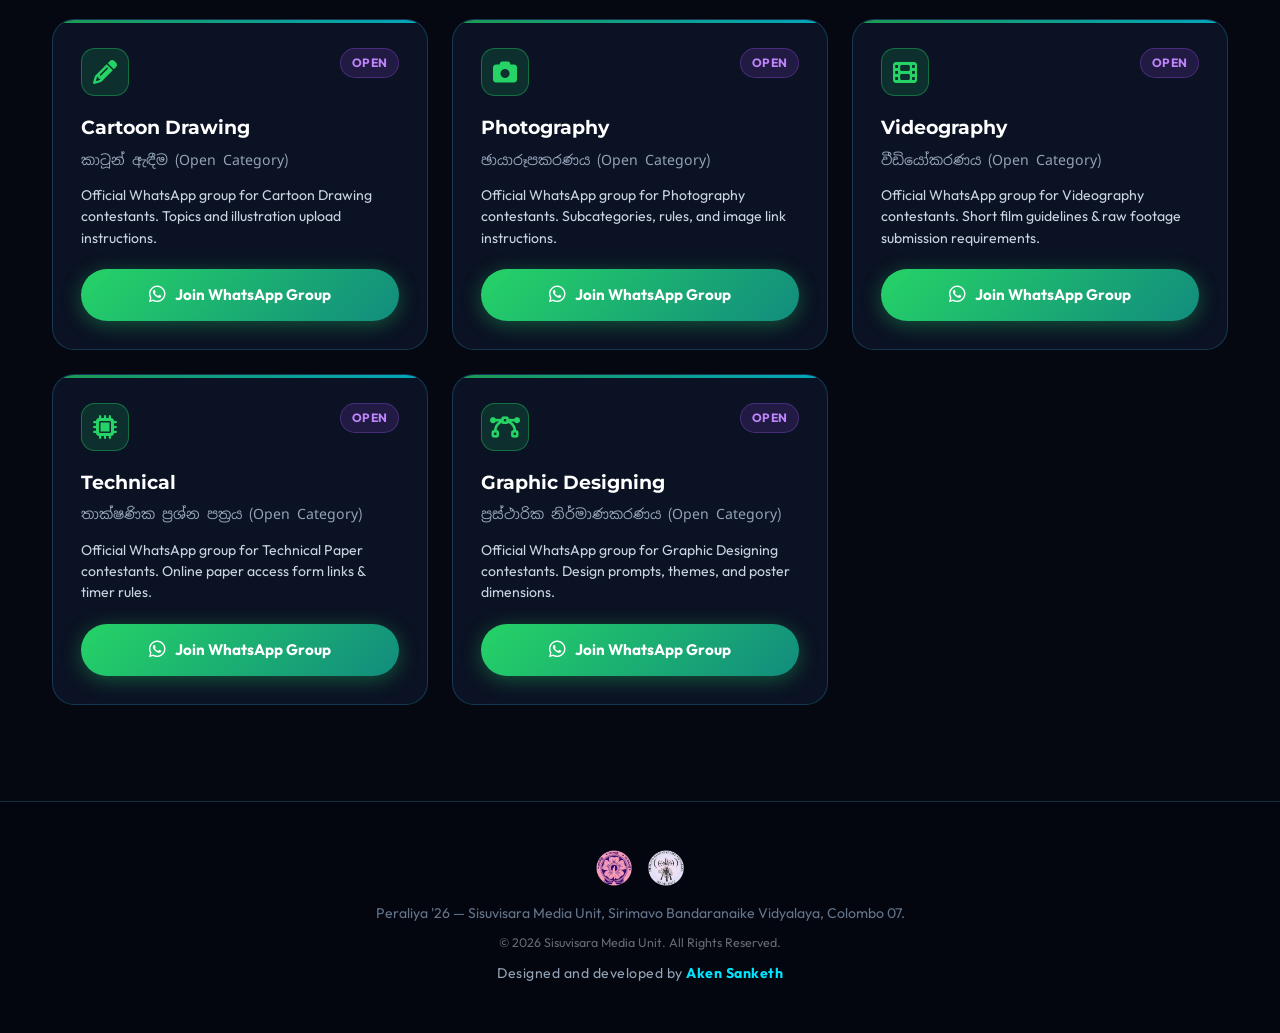
<file: whatsapp-groups.html>
<!DOCTYPE html>
<html lang="en">

<head>
  <meta charset="UTF-8">
  <meta name="viewport" content="width=device-width, initial-scale=1.0">
  <title>Official Category WhatsApp Groups | Peraliya '26</title>
  <meta name="description"
    content="Join the official category WhatsApp groups for Peraliya '26 All-Island Inter-School Media Competition to receive scripts, time slots, submission links, and live updates.">
  <meta name="keywords"
    content="Peraliya 2026, Sirimavo Bandaranaike Vidyalaya, Sisuvisara Media Unit, WhatsApp Groups, Media Competition Sri Lanka">
  <meta name="theme-color" content="#050811">

  <!-- Open Graph / Meta -->
  <meta property="og:type" content="website">
  <meta property="og:title" content="Category WhatsApp Groups — Peraliya '26">
  <meta property="og:description"
    content="Official WhatsApp group directory for all 10 competition categories (News Presenting, Dubbing, Sports Commentary, Photography, Videography, Graphic Design, Technical, etc.).">
  <meta property="og:image" content="assets/SBV_MediaUnit_logo.png">

  <!-- Favicon & Crests -->
  <link rel="icon" type="image/png" href="assets/SBV_MediaUnit_logo.png">

  <!-- Stylesheets -->
  <link rel="stylesheet" href="styles.css">
  <link rel="stylesheet" href="https://cdnjs.cloudflare.com/ajax/libs/font-awesome/6.7.2/css/all.min.css">
  <link
    href="https://fonts.googleapis.com/css2?family=Cinzel+Decorative:wght@700&family=Montserrat:wght@400;500;600;700;800;900&family=Outfit:wght@300;400;500;600;700;800&family=Space+Grotesk:wght@500;700&family=Noto+Sans+Sinhala:wght@400;600;700;800&display=swap"
    rel="stylesheet">

  <style>
    /* Custom Styling for WhatsApp Groups Portal */
    .whatsapp-hero {
      padding: 4rem 1rem 2.5rem;
      text-align: center;
      position: relative;
    }

    .whatsapp-badge {
      display: inline-flex;
      align-items: center;
      gap: 0.6rem;
      background: rgba(37, 211, 102, 0.12);
      border: 1px solid rgba(37, 211, 102, 0.4);
      color: #25d366;
      padding: 0.5rem 1.25rem;
      border-radius: var(--radius-full);
      font-size: 0.9rem;
      font-weight: 700;
      margin-bottom: 1.5rem;
      box-shadow: 0 0 25px rgba(37, 211, 102, 0.2);
    }

    .whatsapp-grid {
      display: grid;
      grid-template-columns: repeat(auto-fill, minmax(min(100%, 310px), 1fr));
      gap: 1.5rem;
      margin-top: 2rem;
    }

    .wa-card {
      background: rgba(13, 22, 41, 0.78);
      border: 1px solid var(--border-cyan);
      border-radius: var(--radius-lg);
      padding: 1.75rem;
      position: relative;
      overflow: hidden;
      transition: all 0.35s cubic-bezier(0.16, 1, 0.3, 1);
      display: flex;
      flex-direction: column;
      justify-content: space-between;
      backdrop-filter: blur(12px);
      -webkit-backdrop-filter: blur(12px);
    }

    .wa-card::before {
      content: '';
      position: absolute;
      top: 0;
      left: 0;
      width: 100%;
      height: 3px;
      background: linear-gradient(90deg, #25d366, var(--color-cyan));
      opacity: 0.7;
    }

    .wa-card:hover {
      transform: translateY(-6px);
      border-color: rgba(37, 211, 102, 0.6);
      box-shadow: 0 12px 35px rgba(37, 211, 102, 0.18);
    }

    .wa-card.highlighted {
      border: 2px solid #25d366 !important;
      background: rgba(37, 211, 102, 0.08) !important;
      box-shadow: 0 0 30px rgba(37, 211, 102, 0.3) !important;
    }

    .wa-card-header {
      display: flex;
      align-items: flex-start;
      justify-content: space-between;
      gap: 1rem;
      margin-bottom: 1rem;
    }

    .wa-icon-box {
      width: 48px;
      height: 48px;
      border-radius: var(--radius-md);
      background: rgba(37, 211, 102, 0.15);
      border: 1px solid rgba(37, 211, 102, 0.4);
      color: #25d366;
      display: flex;
      align-items: center;
      justify-content: center;
      font-size: 1.5rem;
      flex-shrink: 0;
    }

    .wa-title {
      font-family: var(--font-heading);
      font-size: 1.2rem;
      font-weight: 700;
      color: #ffffff;
      margin-bottom: 0.3rem;
    }

    .wa-subtitle {
      font-family: var(--font-sinhala);
      font-size: 0.88rem;
      color: #94a3b8;
    }

    .wa-badge-pill {
      font-size: 0.75rem;
      font-weight: 700;
      text-transform: uppercase;
      letter-spacing: 0.5px;
      padding: 0.25rem 0.65rem;
      border-radius: var(--radius-full);
      display: inline-block;
      white-space: nowrap;
    }

    .wa-badge-sinhala {
      background: rgba(251, 191, 36, 0.15);
      color: #fbbf24;
      border: 1px solid rgba(251, 191, 36, 0.3);
    }

    .wa-badge-english {
      background: rgba(56, 189, 248, 0.15);
      color: #38bdf8;
      border: 1px solid rgba(56, 189, 248, 0.3);
    }

    .wa-badge-open {
      background: rgba(168, 85, 247, 0.15);
      color: #c084fc;
      border: 1px solid rgba(168, 85, 247, 0.3);
    }

    .wa-btn {
      display: inline-flex;
      align-items: center;
      justify-content: center;
      gap: 0.6rem;
      width: 100%;
      background: linear-gradient(135deg, #25d366 0%, #128c7e 100%);
      color: #ffffff;
      font-weight: 700;
      font-size: 0.95rem;
      padding: 0.85rem 1.25rem;
      border-radius: var(--radius-full);
      text-decoration: none;
      box-shadow: 0 4px 20px rgba(37, 211, 102, 0.35);
      transition: all 0.3s ease;
      margin-top: 1.25rem;
    }

    .wa-btn:hover {
      transform: scale(1.02);
      box-shadow: 0 6px 28px rgba(37, 211, 102, 0.55);
      color: #ffffff;
    }

    .search-filter-bar {
      max-width: 720px;
      margin: 0 auto 2.5rem;
      display: flex;
      flex-direction: column;
      gap: 1rem;
    }

    .search-input-wrap {
      position: relative;
      width: 100%;
    }

    .search-input-wrap i {
      position: absolute;
      left: 1.2rem;
      top: 50%;
      transform: translateY(-50%);
      color: var(--text-muted);
      font-size: 1.1rem;
    }

    .search-input {
      width: 100%;
      background: rgba(13, 22, 41, 0.85);
      border: 1px solid var(--border-cyan);
      border-radius: var(--radius-full);
      padding: 0.9rem 1.2rem 0.9rem 3rem;
      color: #ffffff;
      font-size: 0.95rem;
      outline: none;
      transition: all 0.3s ease;
    }

    .search-input:focus {
      border-color: #25d366;
      box-shadow: 0 0 20px rgba(37, 211, 102, 0.3);
    }

    @media (max-width: 600px) {
      .whatsapp-hero {
        padding-top: 3rem;
      }

      .whatsapp-grid {
        grid-template-columns: 1fr;
      }

      .wa-card {
        padding: 1.25rem;
      }
    }
  </style>
</head>

<body>

  <!-- Ambient Animated Background FX -->
  <div class="ambient-fx-wrap" aria-hidden="true">
    <div class="glow-orb orb-1"></div>
    <div class="glow-orb orb-2"></div>
    <div class="glow-orb orb-3"></div>
    <div class="grid-overlay"></div>
  </div>

  <!-- Main Website Container -->
  <div class="site-content">

    <!-- Global Header Navigation -->
    <header class="site-header">
      <div class="container header-container">
        <a href="index.html" class="header-brand" aria-label="Peraliya 2026 Homepage">
          <div class="header-logos">
            <img src="assets/SBV_logo.png" alt="Sirimavo Bandaranaike Vidyalaya Crest" class="brand-crest" width="44"
              height="44">
            <img src="assets/SBV_MediaUnit_logo.png" alt="Sisuvisara Media Unit Crest" class="brand-crest" width="44"
              height="44">
          </div>
          <div class="brand-text">
            <span class="brand-title">PERALIYA '26</span>
            <span class="brand-sinhala">WhatsApp Group Directory</span>
            <span class="brand-school">Sirimavo Bandaranaike Vidyalaya</span>
          </div>
        </a>

        <!-- Desktop Navigation -->
        <nav class="desktop-nav" aria-label="Main Navigation">
          <a href="index.html" class="nav-link">Home</a>
          <a href="guidelines.html" class="nav-link">Guidelines</a>
          <a href="contestants.html" class="nav-link">Contestants</a>
          <a href="whatsapp-groups.html" class="nav-link active">WhatsApp Groups</a>
          <a href="index.html#contact" class="nav-link">Contact</a>
        </nav>

        <div class="header-actions">
          <button type="button" class="btn-audio-toggle" id="audio-toggle-btn" aria-label="Toggle Interface Audio"
            title="Interface Audio">
            <i class="fa-solid fa-volume-high"></i>
          </button>
          <a href="contestants.html" class="btn-header-cta">
            <i class="fa-solid fa-user-pen"></i>
            <span>Register</span>
          </a>
          <button type="button" class="hamburger" id="hamburger-btn" aria-label="Open Mobile Menu"
            aria-expanded="false">
            <span class="hamburger-line"></span>
            <span class="hamburger-line"></span>
            <span class="hamburger-line"></span>
          </button>
        </div>
      </div>
    </header>

    <!-- Mobile Navigation Drawer -->
    <div class="mobile-nav" id="mobile-nav" aria-label="Mobile Navigation">
      <div class="mobile-nav-links">
        <a href="index.html">Home</a>
        <a href="guidelines.html">Guidelines</a>
        <a href="contestants.html">Contestant Registration</a>
        <a href="whatsapp-groups.html">WhatsApp Groups</a>
        <a href="index.html#contact">Contact Unit</a>
      </div>
      <div style="margin-top: auto; display: flex; flex-direction: column; gap: 1rem;">
        <a href="contestants.html" class="btn-primary-glow" style="width: 100%; text-align: center;">
          <i class="fa-solid fa-user-pen"></i> Contestant Registration
        </a>
      </div>
    </div>

    <!-- Main Content -->
    <main>

      <!-- Hero Section -->
      <section class="whatsapp-hero">
        <div class="container">
          <div class="whatsapp-badge">
            <i class="fa-brands fa-whatsapp"></i> Official Category Communication Directory
          </div>

          <h1 class="hero-title" style="font-size: clamp(2rem, 4vw, 3.2rem); margin-bottom: 1rem;">
            JOIN YOUR COMPETITION <span class="text-gradient">WHATSAPP GROUP</span>
          </h1>

          <p class="hero-sub" style="max-width: 760px; margin: 0 auto 2rem; color: #94a3b8; font-size: 1.05rem;">
            Contestants must join the official WhatsApp group for their registered competition category to receive event
            scripts, submission instructions, recording guidelines, time slots, and live announcements.
          </p>

          <!-- Search Bar -->
          <div class="search-filter-bar">
            <div class="search-input-wrap">
              <i class="fa-solid fa-magnifying-glass"></i>
              <input type="text" id="wa-search" class="search-input"
                placeholder="Search by category name or language (e.g. News Presenting, Sinhala, Dubbing)..."
                oninput="filterGroups()">
            </div>
          </div>
        </div>
      </section>

      <!-- Notification Banner for Registered Contestants -->
      <section class="container" id="registered-notice" style="display: none; margin-bottom: 2rem;">
        <div
          style="background: rgba(37, 211, 102, 0.12); border: 1px solid rgba(37, 211, 102, 0.4); border-radius: var(--radius-lg); padding: 1.5rem; text-align: center; box-shadow: 0 0 30px rgba(37, 211, 102, 0.2);">
          <div
            style="font-size: 1.2rem; font-weight: 700; color: #86efac; margin-bottom: 0.5rem; display: flex; align-items: center; justify-content: center; gap: 0.6rem;">
            <i class="fa-solid fa-circle-check" style="color: #25d366;"></i>
            <span id="registered-school-title">Your Registered Contestant Groups</span>
          </div>
          <p style="color: #cbd5e1; font-size: 0.95rem; margin-bottom: 0;">
            Below are the direct WhatsApp group links matching your contestant registration batch. Please join all
            relevant groups.
          </p>
        </div>
      </section>

      <!-- Groups Grid Section -->
      <section class="container" style="padding-bottom: 6rem;">
        <div class="whatsapp-grid" id="wa-grid-container">
          <!-- Dynamic JS Populated Cards -->
        </div>
      </section>

    </main>

    <!-- Footer -->
    <footer class="site-footer"
      style="background: rgba(4, 7, 15, 0.95); border-top: 1px solid var(--border-cyan); padding: 3rem 1rem; text-align: center;">
      <div class="container">
        <div style="display: flex; justify-content: center; gap: 1rem; margin-bottom: 1rem;">
          <img src="assets/SBV_logo.png" alt="SBV Crest" width="36" height="36">
          <img src="assets/SBV_MediaUnit_logo.png" alt="Media Unit Crest" width="36" height="36">
        </div>
        <p style="color: var(--text-muted); font-size: 0.88rem; margin-bottom: 0.5rem;">
          Peraliya '26 — Sisuvisara Media Unit, Sirimavo Bandaranaike Vidyalaya, Colombo 07.
        </p>
        <p style="color: rgba(255, 255, 255, 0.4); font-size: 0.78rem;">
          &copy; 2026 Sisuvisara Media Unit. All Rights Reserved.
        </p>
        <p class="footer-credit"
          style="color: var(--text-secondary); font-size: 0.88rem; margin-top: 0.5rem; letter-spacing: 0.5px;">
          Designed and developed by <span style="color: var(--color-cyan); font-weight: 700;">Aken Sanketh</span>
        </p>
      </div>
    </footer>

  </div>

  <!-- Global Application Controller Script -->
  <script src="app.js"></script>

  <!-- WhatsApp Groups Script Data Repository -->
  <script>
    const WHATSAPP_GROUPS_DATA = [
      {
        id: 'news-presenting-sinhala',
        category: 'News Presenting',
        medium: 'Sinhala',
        title: 'Sinhala News Presenting',
        sinhalaTitle: 'ප්‍රවෘත්ති නිවේදනය (සිංහල)',
        url: 'https://chat.whatsapp.com/L8ITsI4qoBNB4Ntnwhq60p',
        icon: 'fa-solid fa-microphone-lines',
        desc: 'Official WhatsApp group for Sinhala News Presenting contestants. Broadcast scripts & guidelines will be shared here.'
      },
      {
        id: 'news-presenting-english',
        category: 'News Presenting',
        medium: 'English',
        title: 'English News Presenting',
        sinhalaTitle: 'ප්‍රවෘත්ති නිවේදනය (ඉංග්‍රීසි)',
        url: 'https://chat.whatsapp.com/L6NAOpf18dk1JkuRKFtrDv',
        icon: 'fa-solid fa-microphone-lines',
        desc: 'Official WhatsApp group for English News Presenting contestants. News scripts and studio reading instructions.'
      },
      {
        id: 'news-editing-sinhala',
        category: 'News Editing',
        medium: 'Sinhala',
        title: 'Sinhala News Editing',
        sinhalaTitle: 'පුවත් සංස්කරණය (සිංහල)',
        url: 'https://chat.whatsapp.com/EBeMftmcFQRIdYe26aX7fU',
        icon: 'fa-solid fa-newspaper',
        desc: 'Official WhatsApp group for Sinhala News Editing contestants. Timed written guidelines & submission info.'
      },
      {
        id: 'news-editing-english',
        category: 'News Editing',
        medium: 'English',
        title: 'English News Editing',
        sinhalaTitle: 'පුවත් සංස්කරණය (ඉංග්‍රීසි)',
        url: 'https://chat.whatsapp.com/L0D0xoa2L6pL2qSq4K15Le',
        icon: 'fa-solid fa-newspaper',
        desc: 'Official WhatsApp group for English News Editing contestants. Timed window rules and PDF submission instructions.'
      },
      {
        id: 'program-presenting-sinhala',
        category: 'Program Presenting',
        medium: 'Sinhala',
        title: 'Sinhala Program Presenting',
        sinhalaTitle: 'වැඩසටහන් ඉදිරිපත් කිරීම (සිංහල)',
        url: 'https://chat.whatsapp.com/EHSBiVSkTmCLuAbUY0Fdli',
        icon: 'fa-solid fa-bullhorn',
        desc: 'Official WhatsApp group for Sinhala Program Presenting contestants. TV/Radio host scripts & segment rules.'
      },
      {
        id: 'program-presenting-english',
        category: 'Program Presenting',
        medium: 'English',
        title: 'English Program Presenting',
        sinhalaTitle: 'වැඩසටහන් ඉදිරිපත් කිරීම (ඉංග්‍රීසි)',
        url: 'https://chat.whatsapp.com/LFZhSorlamAAYQ8AFX8cWT',
        icon: 'fa-solid fa-bullhorn',
        desc: 'Official WhatsApp group for English Program Presenting contestants. Presentation formats and broadcast prompts.'
      },
      {
        id: 'dubbing-english',
        category: 'Dubbing',
        medium: 'English',
        title: 'English Dubbing',
        sinhalaTitle: 'හඬකැවීම් තරගාවලිය',
        url: 'https://chat.whatsapp.com/FmzjQcZqWfmCBHaKa22Jx3',
        icon: 'fa-solid fa-microphone',
        desc: 'Official WhatsApp group for Dubbing & Voice Acting contestants. Video snippets & audio sync clips shared here.'
      },
      {
        id: 'sports-commentary-sinhala',
        category: 'Sports Commentary',
        medium: 'Sinhala',
        title: 'Sinhala Sports Commentary',
        sinhalaTitle: 'ක්‍රීඩා විස්තර විචාරය (සිංහල)',
        url: 'https://chat.whatsapp.com/JYrzZtV4jhzHPIT92ypkbe',
        icon: 'fa-solid fa-trophy',
        desc: 'Official WhatsApp group for Sinhala Sports Commentary contestants. Match clips (Cricket/Football/Rugby) released here.'
      },
      {
        id: 'sports-commentary-english',
        category: 'Sports Commentary',
        medium: 'English',
        title: 'English Sports Commentary',
        sinhalaTitle: 'ක්‍රීඩා විස්තර විචාරය (ඉංග්‍රීසි)',
        url: 'https://chat.whatsapp.com/HuQEsEqEVpO5XavY3uoVKn',
        icon: 'fa-solid fa-trophy',
        desc: 'Official WhatsApp group for English Sports Commentary contestants. Live match commentary video assets.'
      },
      {
        id: 'cartoon-drawing',
        category: 'Cartoon Drawing',
        medium: 'Open',
        title: 'Cartoon Drawing',
        sinhalaTitle: 'කාටූන් ඇඳීම (Open Category)',
        url: 'https://chat.whatsapp.com/CnMVIMkpR72LwDYYq7TSVF',
        icon: 'fa-solid fa-pencil',
        desc: 'Official WhatsApp group for Cartoon Drawing contestants. Topics and illustration upload instructions.'
      },
      {
        id: 'photography',
        category: 'Photography',
        medium: 'Open',
        title: 'Photography',
        sinhalaTitle: 'ඡායාරූපකරණය (Open Category)',
        url: 'https://chat.whatsapp.com/FSe9PD8Bh5x65gmlqaqHkM',
        icon: 'fa-solid fa-camera',
        desc: 'Official WhatsApp group for Photography contestants. Subcategories, rules, and image link instructions.'
      },
      {
        id: 'videography',
        category: 'Videography',
        medium: 'Open',
        title: 'Videography',
        sinhalaTitle: 'වීඩියෝකරණය (Open Category)',
        url: 'https://chat.whatsapp.com/KNnAkTqj7exE5Z2o2fyFCL',
        icon: 'fa-solid fa-film',
        desc: 'Official WhatsApp group for Videography contestants. Short film guidelines & raw footage submission requirements.'
      },
      {
        id: 'technical',
        category: 'Technical',
        medium: 'Open',
        title: 'Technical',
        sinhalaTitle: 'තාක්ෂණික ප්‍රශ්න පත්‍රය (Open Category)',
        url: 'https://chat.whatsapp.com/GjpZAOEsJlBJEJH3PBMET7',
        icon: 'fa-solid fa-microchip',
        desc: 'Official WhatsApp group for Technical Paper contestants. Online paper access form links & timer rules.'
      },
      {
        id: 'graphic-designing',
        category: 'Graphic Designing',
        medium: 'Open',
        title: 'Graphic Designing',
        sinhalaTitle: 'ප්‍රස්ථාරික නිර්මාණකරණය (Open Category)',
        url: 'https://chat.whatsapp.com/KZL0ePJE2ezBUTX6muXhNv',
        icon: 'fa-solid fa-bezier-curve',
        desc: 'Official WhatsApp group for Graphic Designing contestants. Design prompts, themes, and poster dimensions.'
      }
    ];

    function renderGroups(filterQuery = '') {
      const container = document.getElementById('wa-grid-container');
      container.innerHTML = '';

      const query = filterQuery.toLowerCase().trim();
      const filtered = WHATSAPP_GROUPS_DATA.filter(g => {
        return g.title.toLowerCase().includes(query) ||
          g.category.toLowerCase().includes(query) ||
          g.medium.toLowerCase().includes(query) ||
          g.desc.toLowerCase().includes(query);
      });

      if (filtered.length === 0) {
        container.innerHTML = `
          <div style="grid-column: 1/-1; text-align: center; padding: 4rem 1rem; color: var(--text-muted);">
            <i class="fa-solid fa-folder-open" style="font-size: 3rem; margin-bottom: 1rem; opacity: 0.5;"></i>
            <h3 style="color: #ffffff; margin-bottom: 0.5rem;">No WhatsApp Groups Found</h3>
            <p>Try searching for another category or language keyword.</p>
          </div>
        `;
        return;
      }

      filtered.forEach(g => {
        const badgeClass = g.medium === 'Sinhala' ? 'wa-badge-sinhala' : (g.medium === 'English' ? 'wa-badge-english' : 'wa-badge-open');

        const card = document.createElement('div');
        card.className = 'wa-card';
        card.id = `group-${g.id}`;
        card.innerHTML = `
          <div>
            <div class="wa-card-header">
              <div class="wa-icon-box">
                <i class="${g.icon}"></i>
              </div>
              <span class="wa-badge-pill ${badgeClass}">${g.medium}</span>
            </div>
            <h3 class="wa-title">${g.title}</h3>
            <div class="wa-subtitle">${g.sinhalaTitle}</div>
            <p style="font-size: 0.88rem; color: #cbd5e1; line-height: 1.5; margin-top: 0.85rem;">
              ${g.desc}
            </p>
          </div>
          <a href="${g.url}" target="_blank" rel="noopener noreferrer" class="wa-btn">
            <i class="fa-brands fa-whatsapp" style="font-size: 1.2rem;"></i> Join WhatsApp Group
          </a>
        `;
        container.appendChild(card);
      });
    }

    function filterGroups() {
      const q = document.getElementById('wa-search').value;
      renderGroups(q);
    }

    // Auto render & highlight registered groups if URL query parameters exist
    function initWhatsAppPortal() {
      renderGroups();

      const urlParams = new URLSearchParams(window.location.search);
      const regCat = urlParams.get('category');
      const regMed = urlParams.get('medium');
      const school = urlParams.get('school');

      if (regCat || school) {
        const noticeEl = document.getElementById('registered-notice');
        if (noticeEl) noticeEl.style.display = 'block';

        if (school) {
          const titleEl = document.getElementById('registered-school-title');
          if (titleEl) titleEl.innerText = `Registered WhatsApp Groups for (${school.toUpperCase()})`;
        }

        // Highlight matching group cards
        WHATSAPP_GROUPS_DATA.forEach(g => {
          if ((regCat && g.category.toLowerCase() === regCat.toLowerCase()) ||
            (regMed && g.medium.toLowerCase() === regMed.toLowerCase())) {
            const el = document.getElementById(`group-${g.id}`);
            if (el) {
              el.classList.add('highlighted');
              el.scrollIntoView({ behavior: 'smooth', block: 'center' });
            }
          }
        });
      }
    }

    if (document.readyState === 'loading') {
      document.addEventListener('DOMContentLoaded', initWhatsAppPortal);
    } else {
      initWhatsAppPortal();
    }
  </script>
</body>

</html>
</file>
<file: styles.css>
/* 
 * ==========================================================================
 * PERALIYA 2026 - SISUVISARA MEDIA UNIT
 * Sirimavo Bandaranaike Vidyalaya, Colombo 07
 * All-Island Inter-School Media Competition & Annual Media Day
 * Design System: Electric Cyber Cyan, Metallic Chrome, Obsidian Dark
 * Inspired by modern premium event portals (e.g. mcdssc.lk/ninnada)
 * ==========================================================================
 */

@import url('https://fonts.googleapis.com/css2?family=Cinzel+Decorative:wght@700&family=Montserrat:wght@400;500;600;700;800;900&family=Outfit:wght@300;400;500;600;700;800&family=Space+Grotesk:wght@500;700&family=Noto+Sans+Sinhala:wght@400;600;700;800&display=swap');

:root {
  /* Core Color Palette */
  --bg-deep: #050811;
  --bg-dark: #090f1d;
  --bg-card: rgba(13, 22, 41, 0.72);
  --bg-card-hover: rgba(18, 30, 56, 0.85);
  --bg-glass: rgba(255, 255, 255, 0.04);
  
  /* Primary Neon & Electric Accents */
  --color-cyan: #00e5ff;
  --color-cyan-glow: rgba(0, 229, 255, 0.35);
  --color-blue: #0284c7;
  --color-neon-blue: #0070f3;
  --color-cobalt: #0051ba;
  --color-ice: #e0f2fe;
  --color-gold: #fbbf24;
  --color-gold-glow: rgba(251, 191, 36, 0.3);
  
  /* Neutral & Text */
  --text-white: #ffffff;
  --text-primary: #f0f6fc;
  --text-secondary: #94a3b8;
  --text-muted: #64748b;
  --border-cyan: rgba(56, 189, 248, 0.22);
  --border-cyan-bright: rgba(0, 229, 255, 0.55);
  
  /* Typography */
  --font-main: 'Outfit', -apple-system, BlinkMacSystemFont, sans-serif;
  --font-heading: 'Montserrat', sans-serif;
  --font-display: 'Cinzel Decorative', serif;
  --font-mono: 'Space Grotesk', monospace;
  --font-sinhala: 'Noto Sans Sinhala', sans-serif;

  /* Transitions & Radii */
  --radius-sm: 8px;
  --radius-md: 14px;
  --radius-lg: 22px;
  --radius-full: 9999px;
  --transition: all 0.3s cubic-bezier(0.16, 1, 0.3, 1);
  --header-height: 74px;
}

/* Base Reset */
*, *::before, *::after {
  margin: 0;
  padding: 0;
  box-sizing: border-box;
}

html {
  scroll-behavior: smooth;
  scroll-padding-top: var(--header-height);
  overflow-x: hidden;
  max-width: 100%;
}

body {
  background-color: var(--bg-deep);
  color: var(--text-primary);
  font-family: var(--font-main);
  line-height: 1.65;
  overflow-x: hidden;
  -webkit-font-smoothing: antialiased;
  -moz-osx-font-smoothing: grayscale;
}

img, svg {
  max-width: 100%;
  height: auto;
  display: block;
}

a {
  color: inherit;
  text-decoration: none;
  transition: var(--transition);
}

button, input, select, textarea {
  font-family: inherit;
  font-size: inherit;
}

ul {
  list-style: none;
}

.container {
  width: 100%;
  max-width: 1240px;
  margin-inline: auto;
  padding-inline: clamp(1rem, 4vw, 2rem);
}

/* ==========================================================================
   PRELOADER
   ========================================================================== */
.preloader {
  position: fixed;
  inset: 0;
  background: #03060c;
  display: flex;
  justify-content: center;
  align-items: center;
  z-index: 999999;
  transition: opacity 0.8s ease, visibility 0.8s ease;
}

.preloader.hidden {
  opacity: 0;
  visibility: hidden;
  pointer-events: none;
}

.preloader-content {
  display: flex;
  flex-direction: column;
  align-items: center;
  gap: 1.8rem;
  text-align: center;
}

.preloader-badge {
  display: flex;
  align-items: center;
  gap: 1.4rem;
  animation: preloaderPulse 2.4s ease-in-out infinite alternate;
}

.preloader-event-logo {
  width: clamp(200px, 35vw, 320px);
  max-width: 90vw;
  height: auto;
  object-fit: contain;
  filter: drop-shadow(0 0 20px rgba(0, 229, 255, 0.6)) drop-shadow(0 0 40px rgba(0, 112, 243, 0.4));
  margin-bottom: 0.5rem;
  animation: preloaderLogoReveal 1.8s ease-out forwards;
}

@keyframes preloaderLogoReveal {
  0% { opacity: 0; transform: scale(0.92); }
  100% { opacity: 1; transform: scale(1); }
}

.preloader-logo {
  width: clamp(55px, 10vw, 75px);
  height: clamp(55px, 10vw, 75px);
  object-fit: contain;
  filter: drop-shadow(0 0 16px var(--color-cyan-glow));
}

.preloader-title {
  font-family: var(--font-heading);
  font-size: clamp(2rem, 6vw, 3.2rem);
  font-weight: 900;
  letter-spacing: 4px;
  background: linear-gradient(135deg, #ffffff 0%, #38bdf8 50%, #00e5ff 100%);
  -webkit-background-clip: text;
  -webkit-text-fill-color: transparent;
  text-transform: uppercase;
}

.preloader-sinhala {
  font-family: var(--font-sinhala);
  font-size: clamp(1.2rem, 3.5vw, 1.8rem);
  font-weight: 700;
  color: #38bdf8;
  letter-spacing: 2px;
}

.preloader-bar-wrap {
  width: clamp(220px, 35vw, 360px);
  height: 3px;
  background: rgba(255, 255, 255, 0.08);
  border-radius: 99px;
  overflow: hidden;
  position: relative;
}

.preloader-bar-fill {
  width: 0%;
  height: 100%;
  background: linear-gradient(90deg, transparent, #0070f3, #00e5ff, #ffffff, #00e5ff, transparent);
  animation: preloaderFill 2s cubic-bezier(0.16, 1, 0.3, 1) forwards;
}

.preloader-subtext {
  font-size: 0.78rem;
  letter-spacing: 3px;
  text-transform: uppercase;
  color: var(--text-secondary);
  font-family: var(--font-mono);
}

@keyframes preloaderFill {
  0% { width: 0%; }
  60% { width: 75%; }
  100% { width: 100%; }
}

@keyframes preloaderPulse {
  0% { transform: scale(0.97); opacity: 0.85; }
  100% { transform: scale(1.02); opacity: 1; filter: drop-shadow(0 0 25px rgba(0, 229, 255, 0.6)); }
}

/* ==========================================================================
   GLOWING AMBIENT ORBS & BACKGROUND
   ========================================================================== */
.ambient-fx-wrap {
  position: fixed;
  inset: 0;
  pointer-events: none;
  overflow: hidden;
  z-index: 0;
}

.glow-orb {
  position: absolute;
  border-radius: 50%;
  filter: blur(85px);
  opacity: 0.28;
  animation: floatOrb 18s ease-in-out infinite alternate;
}

.orb-1 {
  width: 500px;
  height: 500px;
  background: radial-gradient(circle, #00d2ff, #0051ba 70%, transparent);
  top: -100px;
  left: -150px;
  animation-duration: 22s;
}

.orb-2 {
  width: 600px;
  height: 600px;
  background: radial-gradient(circle, #0284c7, #0f172a 80%, transparent);
  top: 30%;
  right: -200px;
  animation-duration: 26s;
  animation-delay: -5s;
}

.orb-3 {
  width: 450px;
  height: 450px;
  background: radial-gradient(circle, #00e5ff, #002b80 75%, transparent);
  bottom: 10%;
  left: 20%;
  animation-duration: 20s;
  animation-delay: -9s;
}

.orb-4 {
  width: 350px;
  height: 350px;
  background: radial-gradient(circle, #38bdf8, transparent 70%);
  top: 70%;
  right: 15%;
  animation-duration: 16s;
}

@keyframes floatOrb {
  0% { transform: translate(0, 0) scale(1); }
  50% { transform: translate(60px, 40px) scale(1.1); }
  100% { transform: translate(-40px, 80px) scale(0.95); }
}

/* Subtle Grid Canvas */
.grid-overlay {
  position: fixed;
  inset: 0;
  background-image: 
    linear-gradient(rgba(56, 189, 248, 0.03) 1px, transparent 1px),
    linear-gradient(90deg, rgba(56, 189, 248, 0.03) 1px, transparent 1px);
  background-size: 60px 60px;
  pointer-events: none;
  z-index: 1;
}

/* Relative content stack */
.site-content {
  position: relative;
  z-index: 10;
}

/* ==========================================================================
   HEADER & NAVIGATION
   ========================================================================== */
.site-header {
  position: sticky;
  top: 0;
  z-index: 1000;
  background: rgba(5, 8, 17, 0.88);
  border-bottom: 1px solid var(--border-cyan);
  backdrop-filter: blur(16px);
  -webkit-backdrop-filter: blur(16px);
  transition: var(--transition);
}

.site-header.scrolled {
  background: rgba(4, 7, 15, 0.96);
  box-shadow: 0 10px 30px rgba(0, 0, 0, 0.7), 0 0 20px rgba(0, 229, 255, 0.1);
  border-bottom-color: rgba(0, 229, 255, 0.4);
}

.header-container {
  display: flex;
  align-items: center;
  justify-content: space-between;
  height: var(--header-height);
}

.header-brand {
  display: flex;
  align-items: center;
  gap: 0.9rem;
}

.header-logos {
  display: flex;
  align-items: center;
  gap: 0.5rem;
}

.brand-crest {
  width: 42px;
  height: 42px;
  object-fit: contain;
  filter: drop-shadow(0 0 8px rgba(56, 189, 248, 0.4));
  transition: var(--transition);
}

.brand-crest:hover {
  transform: scale(1.08) rotate(4deg);
}

.brand-text {
  display: flex;
  flex-direction: column;
}

.brand-title {
  font-family: var(--font-heading);
  font-weight: 900;
  font-size: 1.15rem;
  letter-spacing: 1.5px;
  background: linear-gradient(135deg, #ffffff 20%, #38bdf8 100%);
  -webkit-background-clip: text;
  -webkit-text-fill-color: transparent;
  line-height: 1.1;
}

.brand-sinhala {
  font-family: var(--font-sinhala);
  font-size: 0.72rem;
  color: var(--color-cyan);
  font-weight: 600;
  letter-spacing: 1px;
}

.brand-school {
  font-size: 0.65rem;
  color: var(--text-secondary);
  letter-spacing: 0.5px;
  text-transform: uppercase;
}

.desktop-nav {
  display: flex;
  align-items: center;
  gap: 1.8rem;
}

.nav-link {
  color: #cbd5e1;
  font-weight: 600;
  font-size: 0.92rem;
  letter-spacing: 0.3px;
  padding: 0.5rem 0;
  position: relative;
  transition: var(--transition);
}

.nav-link::after {
  content: '';
  position: absolute;
  bottom: 0;
  left: 0;
  width: 0;
  height: 2px;
  background: linear-gradient(90deg, var(--color-cyan), var(--color-blue));
  box-shadow: 0 0 8px var(--color-cyan);
  transition: width 0.3s ease;
}

.nav-link:hover,
.nav-link.active {
  color: #ffffff;
}

.nav-link:hover::after,
.nav-link.active::after {
  width: 100%;
}

/* Dropdown Menu */
.nav-has-dropdown {
  position: relative;
}

.nav-dropdown {
  position: absolute;
  top: 100%;
  left: -20px;
  min-width: 220px;
  background: rgba(9, 15, 29, 0.96);
  border: 1px solid var(--border-cyan);
  border-top: 2px solid var(--color-cyan);
  border-radius: var(--radius-md);
  box-shadow: 0 15px 35px rgba(0, 0, 0, 0.7), 0 0 20px rgba(0, 229, 255, 0.15);
  backdrop-filter: blur(20px);
  padding: 0.6rem 0;
  opacity: 0;
  visibility: hidden;
  transform: translateY(12px);
  transition: var(--transition);
  z-index: 100;
}

.nav-has-dropdown:hover .nav-dropdown {
  opacity: 1;
  visibility: visible;
  transform: translateY(0);
}

.nav-dropdown li a {
  display: block;
  padding: 0.65rem 1.25rem;
  color: var(--text-secondary);
  font-size: 0.88rem;
  font-weight: 500;
  border-left: 3px solid transparent;
  transition: var(--transition);
}

.nav-dropdown li a:hover {
  background: rgba(56, 189, 248, 0.08);
  color: var(--color-cyan);
  border-left-color: var(--color-cyan);
  padding-left: 1.5rem;
}

/* Header Action Buttons */
.header-actions {
  display: flex;
  align-items: center;
  gap: 0.85rem;
}

.btn-audio-toggle {
  background: rgba(255, 255, 255, 0.06);
  border: 1px solid var(--border-cyan);
  color: var(--color-cyan);
  width: 38px;
  height: 38px;
  border-radius: 50%;
  display: flex;
  align-items: center;
  justify-content: center;
  cursor: pointer;
  transition: var(--transition);
}

.btn-audio-toggle:hover {
  background: rgba(0, 229, 255, 0.15);
  box-shadow: 0 0 14px var(--color-cyan-glow);
  transform: scale(1.05);
}

.btn-header-cta {
  display: inline-flex;
  align-items: center;
  gap: 0.5rem;
  padding: 0.55rem 1.3rem;
  border-radius: var(--radius-full);
  font-size: 0.88rem;
  font-weight: 700;
  background: linear-gradient(135deg, #0070f3 0%, #00e5ff 100%);
  color: #030712;
  box-shadow: 0 0 18px rgba(0, 229, 255, 0.4);
  transition: var(--transition);
  border: none;
  cursor: pointer;
}

.btn-header-cta:hover {
  transform: translateY(-2px);
  box-shadow: 0 0 25px rgba(0, 229, 255, 0.7);
  filter: brightness(1.1);
}

/* Hamburger */
.hamburger {
  display: none;
  background: none;
  border: none;
  cursor: pointer;
  padding: 0.5rem;
}

.hamburger-line {
  display: block;
  width: 24px;
  height: 2px;
  margin: 5px 0;
  background: var(--color-cyan);
  border-radius: 2px;
  transition: var(--transition);
}

/* Mobile Nav Drawer */
.mobile-nav {
  position: fixed;
  inset: var(--header-height) 0 0 0;
  background: rgba(5, 8, 17, 0.98);
  backdrop-filter: blur(25px);
  border-top: 1px solid var(--border-cyan);
  padding: 2rem 1.5rem;
  display: flex;
  flex-direction: column;
  gap: 1.5rem;
  transform: translateX(100%);
  transition: transform 0.4s cubic-bezier(0.16, 1, 0.3, 1);
  overflow-y: auto;
  z-index: 999;
}

.mobile-nav.open {
  transform: translateX(0);
}

.mobile-nav-links {
  display: flex;
  flex-direction: column;
  gap: 1rem;
}

.mobile-nav-links a {
  font-size: 1.15rem;
  font-weight: 700;
  color: #f1f5f9;
  padding: 0.6rem 0;
  border-bottom: 1px solid rgba(255, 255, 255, 0.06);
}

/* ==========================================================================
   HERO SECTION
   ========================================================================== */
.hero-section {
  position: relative;
  min-height: calc(100vh - var(--header-height));
  display: flex;
  align-items: center;
  justify-content: center;
  padding: clamp(1.8rem, 4vw, 3.2rem) 0 clamp(2rem, 4vw, 3.5rem);
  overflow: hidden;
}

.hero-backdrop {
  position: absolute;
  inset: 0;
  background: radial-gradient(circle at 50% 30%, rgba(0, 112, 243, 0.15) 0%, rgba(5, 8, 17, 0.95) 70%, #050811 100%);
  z-index: 1;
}

.hero-grid-layout {
  position: relative;
  z-index: 2;
  display: flex;
  flex-direction: column;
  align-items: center;
  justify-content: center;
  text-align: center;
  max-width: 980px;
  margin-inline: auto;
  width: 100%;
}

.hero-info-column {
  display: flex;
  flex-direction: column;
  align-items: center;
  text-align: center;
  width: 100%;
}

/* Badges & Pill */
.hero-tag-badge {
  display: inline-flex;
  align-items: center;
  gap: 0.6rem;
  padding: 0.4rem 1rem;
  background: rgba(0, 229, 255, 0.08);
  border: 1px solid var(--border-cyan-bright);
  border-radius: var(--radius-full);
  color: var(--color-cyan);
  font-family: var(--font-heading);
  font-size: clamp(0.7rem, 1.6vw, 0.8rem);
  font-weight: 700;
  letter-spacing: 1.5px;
  text-transform: uppercase;
  margin-bottom: 0.8rem;
  box-shadow: 0 0 16px rgba(0, 229, 255, 0.2);
}

.badge-pulse-dot {
  width: 8px;
  height: 8px;
  background-color: var(--color-cyan);
  border-radius: 50%;
  box-shadow: 0 0 10px var(--color-cyan);
  animation: dotPulse 1.8s infinite;
}

@keyframes dotPulse {
  0%, 100% { opacity: 1; transform: scale(1); }
  50% { opacity: 0.4; transform: scale(0.7); }
}

.hero-event-logo-wrap {
  margin-bottom: 0.8rem;
  width: 100%;
  display: flex;
  justify-content: center;
}

.peraliya-hero-logo {
  width: clamp(220px, 32vw, 380px);
  max-width: 90vw;
  height: auto;
  object-fit: contain;
  margin-inline: auto;
  display: block;
  filter: drop-shadow(0 0 18px rgba(0, 229, 255, 0.5)) drop-shadow(0 0 40px rgba(0, 112, 243, 0.35));
  transition: transform 0.4s cubic-bezier(0.16, 1, 0.3, 1), filter 0.4s ease;
}

.peraliya-hero-logo:hover {
  transform: scale(1.03) translateY(-4px);
  filter: drop-shadow(0 0 28px rgba(0, 229, 255, 0.85)) drop-shadow(0 0 55px rgba(0, 112, 243, 0.5));
}

/* Titles */
.hero-sinhala-title {
  font-family: var(--font-sinhala);
  font-size: clamp(2.2rem, 7vw, 4rem);
  font-weight: 800;
  line-height: 1.05;
  background: linear-gradient(180deg, #ffffff 0%, #38bdf8 60%, #0284c7 100%);
  -webkit-background-clip: text;
  -webkit-text-fill-color: transparent;
  filter: drop-shadow(0 0 25px rgba(0, 229, 255, 0.4));
  margin-bottom: 0.2rem;
  letter-spacing: 2px;
}

.hero-main-title {
  font-family: var(--font-heading);
  font-size: clamp(2.4rem, 7vw, 4.6rem);
  font-weight: 900;
  letter-spacing: clamp(3px, 1.2vw, 8px);
  line-height: 1.05;
  text-transform: uppercase;
  background: linear-gradient(135deg, #ffffff 20%, #e0f2fe 45%, #38bdf8 70%, #00e5ff 100%);
  -webkit-background-clip: text;
  -webkit-text-fill-color: transparent;
  filter: drop-shadow(0 0 30px rgba(0, 229, 255, 0.45));
  margin-bottom: 0.8rem;
}

.hero-subtitle-box {
  margin-bottom: 1rem;
}

.hero-lead-text {
  font-family: var(--font-heading);
  font-size: clamp(0.9rem, 2vw, 1.2rem);
  font-weight: 700;
  letter-spacing: 1px;
  color: #e2e8f0;
  margin-bottom: 0.3rem;
  text-transform: uppercase;
}

.hero-highlight-phrase {
  display: block;
  font-family: var(--font-display);
  font-size: clamp(1rem, 2.4vw, 1.5rem);
  color: var(--color-cyan);
  letter-spacing: 1.5px;
  text-shadow: 0 0 18px var(--color-cyan-glow);
  margin-top: 0.2rem;
}

.hero-description {
  color: var(--text-secondary);
  font-size: clamp(0.88rem, 1.6vw, 1rem);
  max-width: 620px;
  margin-bottom: 1.4rem;
  line-height: 1.65;
}

/* Venue Pill */
.hero-venue-pill {
  display: inline-flex;
  align-items: center;
  gap: 0.75rem;
  padding: 0.65rem 1.3rem;
  background: rgba(13, 22, 41, 0.85);
  border: 1px solid var(--border-cyan);
  border-radius: var(--radius-md);
  color: #38bdf8;
  font-size: clamp(0.75rem, 1.6vw, 0.86rem);
  font-weight: 600;
  letter-spacing: 0.5px;
  margin-bottom: 1.4rem;
  box-shadow: 0 8px 24px rgba(0, 0, 0, 0.5), inset 0 0 12px rgba(56, 189, 248, 0.1);
}

.venue-icon {
  color: var(--color-cyan);
  font-size: 1.1rem;
}

/* Action Buttons */
.hero-cta-group {
  display: flex;
  flex-wrap: wrap;
  gap: 1rem;
  margin-bottom: 1.4rem;
  justify-content: center;
}

@media (max-width: 991px) {
  .hero-cta-group {
    justify-content: center;
  }
}

.btn-primary-glow {
  display: inline-flex;
  align-items: center;
  justify-content: center;
  gap: 0.65rem;
  padding: 0.95rem 2.2rem;
  border-radius: var(--radius-full);
  background: linear-gradient(135deg, #0284c7 0%, #00e5ff 100%);
  color: #030712;
  font-family: var(--font-heading);
  font-weight: 800;
  font-size: 1rem;
  letter-spacing: 0.5px;
  box-shadow: 0 0 25px rgba(0, 229, 255, 0.5), 0 10px 25px -5px rgba(0, 112, 243, 0.5);
  border: 1px solid #7dd3fc;
  cursor: pointer;
  transition: var(--transition);
}

.btn-primary-glow:hover {
  transform: translateY(-3px) scale(1.02);
  box-shadow: 0 0 38px rgba(0, 229, 255, 0.85), 0 15px 30px rgba(0, 112, 243, 0.6);
  color: #000;
}

.btn-secondary-glass {
  display: inline-flex;
  align-items: center;
  justify-content: center;
  gap: 0.65rem;
  padding: 0.95rem 1.9rem;
  border-radius: var(--radius-full);
  background: rgba(255, 255, 255, 0.06);
  border: 1px solid var(--border-cyan);
  color: #f1f5f9;
  font-family: var(--font-heading);
  font-weight: 700;
  font-size: 0.95rem;
  letter-spacing: 0.5px;
  backdrop-filter: blur(14px);
  box-shadow: 0 8px 24px rgba(0, 0, 0, 0.4);
  cursor: pointer;
  transition: var(--transition);
}

.btn-secondary-glass:hover {
  background: rgba(0, 229, 255, 0.12);
  border-color: var(--color-cyan);
  color: var(--color-cyan);
  transform: translateY(-3px);
  box-shadow: 0 12px 30px rgba(0, 0, 0, 0.5), 0 0 20px rgba(0, 229, 255, 0.3);
}

.btn-completed-glow {
  display: inline-flex;
  align-items: center;
  justify-content: center;
  gap: 0.75rem;
  padding: 0.95rem 2.4rem;
  border-radius: var(--radius-full);
  background: linear-gradient(135deg, #059669 0%, #10b981 50%, #34d399 100%);
  color: #ffffff;
  font-family: var(--font-heading);
  font-weight: 800;
  font-size: 1rem;
  letter-spacing: 0.8px;
  text-transform: uppercase;
  border: 1px solid #6ee7b7;
  box-shadow: 0 0 28px rgba(16, 185, 129, 0.6), 0 10px 25px -5px rgba(5, 150, 105, 0.5);
  cursor: pointer;
  transition: var(--transition);
  animation: pulseCompleted 2.5s infinite ease-in-out;
}

.btn-completed-glow:hover {
  transform: translateY(-2px) scale(1.02);
  box-shadow: 0 0 40px rgba(52, 211, 153, 0.85);
  color: #ffffff;
}

@keyframes pulseCompleted {
  0%, 100% { box-shadow: 0 0 25px rgba(16, 185, 129, 0.5); }
  50% { box-shadow: 0 0 40px rgba(52, 211, 153, 0.85); }
}

.btn-whatsapp-group {
  display: inline-flex;
  align-items: center;
  justify-content: center;
  gap: 0.75rem;
  padding: 0.95rem 2.2rem;
  border-radius: var(--radius-full);
  background: linear-gradient(135deg, #075e54 0%, #128c7e 30%, #25d366 100%);
  color: #ffffff !important;
  font-family: var(--font-heading);
  font-weight: 800;
  font-size: 1rem;
  letter-spacing: 0.5px;
  box-shadow: 0 0 25px rgba(37, 211, 102, 0.45), 0 8px 20px -4px rgba(7, 94, 84, 0.5);
  border: 1px solid #86efac;
  cursor: pointer;
  text-decoration: none;
  transition: var(--transition);
}

.btn-whatsapp-group:hover {
  transform: translateY(-3px) scale(1.02);
  box-shadow: 0 0 38px rgba(37, 211, 102, 0.8), 0 12px 28px rgba(7, 94, 84, 0.6);
  color: #ffffff !important;
  filter: brightness(1.08);
}

.btn-whatsapp-group i {
  font-size: 1.35rem;
}

/* Live Countdown Box */
.hero-countdown-box {
  background: rgba(10, 17, 34, 0.7);
  border: 1px solid var(--border-cyan);
  border-radius: var(--radius-lg);
  padding: 1.2rem 1.6rem;
  backdrop-filter: blur(16px);
  width: 100%;
  max-width: 480px;
}

.countdown-label {
  font-size: 0.75rem;
  text-transform: uppercase;
  letter-spacing: 2px;
  color: var(--text-muted);
  font-family: var(--font-mono);
  margin-bottom: 0.75rem;
  display: flex;
  align-items: center;
  gap: 0.5rem;
}

.countdown-grid {
  display: grid;
  grid-template-columns: repeat(4, 1fr);
  gap: 0.75rem;
  text-align: center;
}

.countdown-segment {
  background: rgba(2, 6, 17, 0.8);
  border: 1px solid rgba(56, 189, 248, 0.2);
  border-radius: var(--radius-sm);
  padding: 0.5rem 0.25rem;
}

.countdown-num {
  font-family: var(--font-mono);
  font-size: clamp(1.4rem, 3.2vw, 1.9rem);
  font-weight: 700;
  color: var(--color-cyan);
  line-height: 1;
  text-shadow: 0 0 12px var(--color-cyan-glow);
}

.countdown-unit {
  font-size: 0.65rem;
  text-transform: uppercase;
  color: var(--text-secondary);
  letter-spacing: 1px;
  margin-top: 0.3rem;
}

/* Hero Visual / Poster Showcase Column */
.hero-visual-column {
  display: flex;
  justify-content: center;
  align-items: center;
  position: relative;
}

.poster-card-wrap {
  position: relative;
  max-width: 440px;
  width: 100%;
  perspective: 1000px;
}

.poster-glow-backdrop {
  position: absolute;
  inset: -15px;
  background: radial-gradient(circle, rgba(0, 229, 255, 0.35) 0%, rgba(2, 132, 199, 0.2) 50%, transparent 75%);
  filter: blur(35px);
  border-radius: var(--radius-lg);
  z-index: 1;
  animation: posterGlowPulse 4s ease-in-out infinite alternate;
}

@keyframes posterGlowPulse {
  0% { opacity: 0.5; transform: scale(0.96); }
  100% { opacity: 0.9; transform: scale(1.04); }
}

.poster-card {
  position: relative;
  z-index: 2;
  border-radius: var(--radius-lg);
  overflow: hidden;
  border: 2px solid rgba(56, 189, 248, 0.45);
  box-shadow: 0 25px 50px -12px rgba(0, 0, 0, 0.8), 0 0 35px rgba(0, 229, 255, 0.25);
  transition: transform 0.5s cubic-bezier(0.16, 1, 0.3, 1), box-shadow 0.5s ease;
  background: #090f1d;
}

.poster-card:hover {
  transform: translateY(-8px) scale(1.02);
  border-color: var(--color-cyan);
  box-shadow: 0 35px 65px -15px rgba(0, 0, 0, 0.9), 0 0 50px rgba(0, 229, 255, 0.5);
}

.poster-image {
  width: 100%;
  height: auto;
  display: block;
  object-fit: cover;
}

.poster-interactive-badge {
  position: absolute;
  bottom: 16px;
  left: 16px;
  right: 16px;
  padding: 0.75rem 1.1rem;
  background: rgba(4, 7, 15, 0.85);
  backdrop-filter: blur(14px);
  border: 1px solid var(--border-cyan);
  border-radius: var(--radius-md);
  display: flex;
  align-items: center;
  justify-content: space-between;
}

.poster-tagline {
  font-family: var(--font-heading);
  font-size: 0.78rem;
  font-weight: 700;
  color: #ffffff;
  letter-spacing: 1px;
}

.poster-tagline span {
  color: var(--color-cyan);
}

.btn-zoom-poster {
  background: rgba(56, 189, 248, 0.15);
  border: 1px solid var(--border-cyan);
  color: var(--color-cyan);
  width: 32px;
  height: 32px;
  border-radius: 50%;
  display: flex;
  align-items: center;
  justify-content: center;
  cursor: pointer;
  transition: var(--transition);
}

.btn-zoom-poster:hover {
  background: var(--color-cyan);
  color: #030712;
}

/* ==========================================================================
   STATS SECTION (Inspired by mcdssc.lk/ninnada)
   ========================================================================== */
.stats-section {
  padding: clamp(3rem, 6vw, 5rem) 0;
  position: relative;
  border-top: 1px solid rgba(56, 189, 248, 0.12);
  border-bottom: 1px solid rgba(56, 189, 248, 0.12);
  background: rgba(7, 12, 24, 0.65);
}

.stats-grid {
  display: grid;
  grid-template-columns: repeat(2, 1fr);
  gap: clamp(1rem, 3vw, 2.5rem);
  justify-content: center;
}

@media (min-width: 900px) {
  .stats-grid {
    grid-template-columns: repeat(4, 1fr);
  }
}

.stat-card {
  background: rgba(9, 15, 29, 0.75);
  backdrop-filter: blur(16px);
  border: 1px solid var(--border-cyan);
  border-radius: var(--radius-lg);
  padding: clamp(1.5rem, 3vw, 2.5rem) 1.2rem;
  text-align: center;
  box-shadow: 0 10px 30px rgba(0, 0, 0, 0.4), inset 0 1px 1px rgba(255, 255, 255, 0.08);
  transition: var(--transition);
  position: relative;
  overflow: hidden;
}

.stat-card::before {
  content: '';
  position: absolute;
  top: 0;
  left: 50%;
  transform: translateX(-50%);
  width: 50%;
  height: 2px;
  background: linear-gradient(90deg, transparent, var(--color-cyan), transparent);
  opacity: 0;
  transition: var(--transition);
}

.stat-card:hover {
  transform: translateY(-6px) scale(1.03);
  border-color: var(--color-cyan);
  box-shadow: 0 18px 40px rgba(0, 0, 0, 0.6), 0 0 25px rgba(0, 229, 255, 0.3);
}

.stat-card:hover::before {
  opacity: 1;
  width: 80%;
}

.stat-number {
  font-family: var(--font-heading);
  font-size: clamp(2.4rem, 5vw, 3.8rem);
  font-weight: 900;
  line-height: 1.1;
  background: linear-gradient(135deg, #ffffff 0%, #38bdf8 50%, #00e5ff 100%);
  -webkit-background-clip: text;
  -webkit-text-fill-color: transparent;
  filter: drop-shadow(0 0 12px rgba(0, 229, 255, 0.35));
}

.stat-label {
  font-family: var(--font-heading);
  font-size: clamp(0.75rem, 1.6vw, 0.88rem);
  font-weight: 700;
  color: var(--text-secondary);
  letter-spacing: 2px;
  text-transform: uppercase;
  margin-top: 0.6rem;
}

.stats-footnote {
  text-align: center;
  margin-top: 2rem;
  color: var(--text-secondary);
  font-size: 0.95rem;
}

.stats-footnote span {
  color: var(--color-cyan);
  font-weight: 700;
}

/* ==========================================================================
   ABOUT PERALIYA & SISUVISARA SECTION
   ========================================================================== */
.about-section {
  padding: clamp(4rem, 8vw, 7rem) 0;
  position: relative;
}

.section-head {
  text-align: center;
  max-width: 800px;
  margin-inline: auto;
  margin-bottom: clamp(2.5rem, 6vw, 4.5rem);
}

.section-subtitle {
  font-family: var(--font-mono);
  font-size: clamp(0.75rem, 1.8vw, 0.88rem);
  letter-spacing: 3px;
  color: var(--color-cyan);
  text-transform: uppercase;
  margin-bottom: 0.8rem;
  display: block;
}

.section-title {
  font-family: var(--font-heading);
  font-size: clamp(2rem, 5vw, 3.4rem);
  font-weight: 900;
  letter-spacing: 1px;
  text-transform: uppercase;
  background: linear-gradient(135deg, #ffffff 30%, #38bdf8 100%);
  -webkit-background-clip: text;
  -webkit-text-fill-color: transparent;
  margin-bottom: 1.2rem;
}

.section-lead {
  color: var(--text-secondary);
  font-size: clamp(0.95rem, 2vw, 1.15rem);
  line-height: 1.75;
}

.about-grid {
  display: grid;
  grid-template-columns: 1fr;
  gap: 2.5rem;
  align-items: center;
}

@media (min-width: 992px) {
  .about-grid {
    grid-template-columns: 1.1fr 0.9fr;
  }
}

.about-card {
  background: var(--bg-card);
  backdrop-filter: blur(20px);
  border: 1px solid var(--border-cyan);
  border-radius: var(--radius-lg);
  padding: clamp(1.8rem, 4vw, 3rem);
  box-shadow: 0 15px 35px rgba(0, 0, 0, 0.5);
  position: relative;
  overflow: hidden;
}

.about-card::after {
  content: '';
  position: absolute;
  bottom: 0;
  right: 0;
  width: 150px;
  height: 150px;
  background: radial-gradient(circle, rgba(0, 229, 255, 0.12), transparent 70%);
  pointer-events: none;
}

.about-text {
  color: #cbd5e1;
  font-size: clamp(0.95rem, 1.8vw, 1.05rem);
  line-height: 1.8;
  margin-bottom: 1.5rem;
  text-align: justify;
}

.about-highlight-box {
  background: rgba(0, 229, 255, 0.06);
  border-left: 4px solid var(--color-cyan);
  padding: 1.2rem 1.4rem;
  border-radius: 0 var(--radius-md) var(--radius-md) 0;
  margin-bottom: 1.5rem;
}

.about-highlight-box p {
  color: #e2e8f0;
  font-size: 0.95rem;
  font-style: italic;
  line-height: 1.6;
}

.about-features-list {
  display: grid;
  grid-template-columns: 1fr;
  gap: 1rem;
  margin-top: 1.8rem;
}

@media (min-width: 600px) {
  .about-features-list {
    grid-template-columns: 1fr 1fr;
  }
}

.about-feature-item {
  display: flex;
  align-items: center;
  gap: 0.75rem;
  color: #f1f5f9;
  font-weight: 600;
  font-size: 0.92rem;
}

.feature-check-icon {
  width: 22px;
  height: 22px;
  border-radius: 50%;
  background: rgba(0, 229, 255, 0.15);
  border: 1px solid var(--color-cyan);
  color: var(--color-cyan);
  display: flex;
  align-items: center;
  justify-content: center;
  font-size: 0.75rem;
  flex-shrink: 0;
}

/* About Visual Side */
.about-visual-side {
  display: flex;
  flex-direction: column;
  gap: 1.5rem;
}

.stage-preview-card {
  position: relative;
  border-radius: var(--radius-lg);
  overflow: hidden;
  border: 1px solid var(--border-cyan);
  box-shadow: 0 15px 35px rgba(0, 0, 0, 0.6);
}

.stage-preview-img {
  width: 100%;
  height: 280px;
  object-fit: cover;
  transition: transform 0.6s ease;
}

.stage-preview-card:hover .stage-preview-img {
  transform: scale(1.05);
}

.stage-overlay {
  position: absolute;
  inset: 0;
  background: linear-gradient(180deg, transparent 40%, rgba(5, 8, 17, 0.92) 100%);
  display: flex;
  flex-direction: column;
  justify-content: flex-end;
  padding: 1.5rem;
}

.stage-caption-title {
  font-family: var(--font-heading);
  font-size: 1.15rem;
  font-weight: 700;
  color: #ffffff;
  margin-bottom: 0.2rem;
}

.stage-caption-sub {
  color: var(--color-cyan);
  font-size: 0.85rem;
}

/* ==========================================================================
   CHAMPIONSHIP TROPHY & HONORS SECTION (R.I.T. Alles Shield equivalent)
   ========================================================================== */
.trophy-section {
  padding: clamp(4rem, 8vw, 7rem) 0;
  position: relative;
  background: radial-gradient(circle at 50% 50%, rgba(0, 112, 243, 0.1) 0%, transparent 70%);
}

.trophy-badge {
  display: inline-block;
  padding: 0.6rem 1.6rem;
  border-radius: var(--radius-full);
  background: rgba(0, 229, 255, 0.08);
  border: 1px solid var(--border-cyan-bright);
  color: var(--color-cyan);
  font-family: var(--font-heading);
  font-size: clamp(0.82rem, 1.8vw, 0.95rem);
  font-weight: 700;
  letter-spacing: 1px;
  text-transform: uppercase;
  margin-bottom: 1.5rem;
  box-shadow: 0 0 20px rgba(0, 229, 255, 0.3);
}

.trophy-grid {
  display: grid;
  grid-template-columns: 1fr;
  align-items: center;
  gap: clamp(2rem, 5vw, 4rem);
}

@media (min-width: 992px) {
  .trophy-grid {
    grid-template-columns: 1fr 1fr;
  }
}

/* 3D Floating Trophy Wrapper */
.trophy-display-wrap {
  display: flex;
  justify-content: center;
  position: relative;
}

.trophy-levitate {
  animation: trophyFloat 4.5s ease-in-out infinite;
  position: relative;
  z-index: 2;
}

@keyframes trophyFloat {
  0%, 100% { transform: translateY(0); }
  50% { transform: translateY(-12px); }
}

.trophy-img {
  width: clamp(240px, 45vw, 380px);
  height: auto;
  object-fit: contain;
  filter: drop-shadow(0 0 25px rgba(0, 229, 255, 0.4)) drop-shadow(0 20px 30px rgba(0, 0, 0, 0.8));
  cursor: pointer;
  transition: transform 0.4s cubic-bezier(0.34, 1.56, 0.64, 1), filter 0.4s ease;
  border-radius: var(--radius-lg);
}

.trophy-img:hover {
  transform: scale(1.05) translateY(-5px);
  filter: drop-shadow(0 0 40px rgba(0, 229, 255, 0.8)) drop-shadow(0 25px 40px rgba(0, 0, 0, 0.9));
}

.trophy-pedestal-glow {
  position: absolute;
  bottom: 0;
  left: 50%;
  transform: translateX(-50%);
  width: 280px;
  height: 40px;
  background: radial-gradient(ellipse at center, rgba(0, 229, 255, 0.5) 0%, rgba(2, 132, 199, 0.2) 60%, transparent 80%);
  filter: blur(12px);
  z-index: 1;
}

/* Trophy Info Side */
.trophy-info-card {
  background: var(--bg-card);
  backdrop-filter: blur(20px) saturate(180%);
  border: 1px solid var(--border-cyan);
  border-radius: var(--radius-lg);
  padding: clamp(2rem, 4vw, 3rem);
  box-shadow: 0 15px 40px rgba(0, 0, 0, 0.6), inset 0 1px 1px rgba(255, 255, 255, 0.15);
  transition: var(--transition);
}

.trophy-info-card:hover {
  border-color: var(--color-cyan);
  box-shadow: 0 20px 50px rgba(0, 0, 0, 0.7), 0 0 30px rgba(0, 229, 255, 0.25);
  transform: translateY(-4px);
}

.trophy-card-title {
  font-family: var(--font-heading);
  font-size: clamp(1.4rem, 3vw, 2rem);
  font-weight: 900;
  color: #ffffff;
  margin-bottom: 0.5rem;
  letter-spacing: 0.5px;
}

.trophy-card-tag {
  color: var(--color-cyan);
  font-weight: 700;
  font-size: 0.95rem;
  letter-spacing: 1px;
  margin-bottom: 1.4rem;
  display: block;
}

.trophy-desc {
  color: #cbd5e1;
  font-size: 1rem;
  line-height: 1.8;
  text-align: justify;
  margin-bottom: 1.8rem;
}

.trophy-shield-subcard {
  background: rgba(2, 6, 17, 0.6);
  border: 1px solid rgba(56, 189, 248, 0.25);
  border-radius: var(--radius-md);
  padding: 1.2rem;
  margin-bottom: 2rem;
}

.trophy-shield-title {
  font-size: 0.95rem;
  font-weight: 700;
  color: var(--color-gold);
  margin-bottom: 0.4rem;
  display: flex;
  align-items: center;
  gap: 0.5rem;
}

.trophy-shield-desc {
  font-size: 0.88rem;
  color: var(--text-secondary);
  line-height: 1.6;
}

/* ==========================================================================
   COMPETITION CATEGORIES SECTION
   ========================================================================== */
.categories-section {
  padding: clamp(4rem, 8vw, 7rem) 0;
  position: relative;
  background: rgba(7, 12, 24, 0.4);
}

.category-tabs {
  display: flex;
  flex-wrap: wrap;
  justify-content: center;
  gap: 0.75rem;
  margin-bottom: 3rem;
}

.cat-tab-btn {
  padding: 0.65rem 1.4rem;
  background: rgba(255, 255, 255, 0.05);
  border: 1px solid var(--border-cyan);
  border-radius: var(--radius-full);
  color: #cbd5e1;
  font-size: 0.88rem;
  font-weight: 700;
  cursor: pointer;
  transition: var(--transition);
}

.cat-tab-btn:hover {
  background: rgba(0, 229, 255, 0.12);
  color: #ffffff;
  border-color: var(--color-cyan);
}

.cat-tab-btn.active {
  background: linear-gradient(135deg, #0284c7 0%, #00e5ff 100%);
  color: #030712;
  border-color: #38bdf8;
  box-shadow: 0 0 18px rgba(0, 229, 255, 0.4);
}

.categories-grid {
  display: grid;
  grid-template-columns: 1fr;
  gap: clamp(1rem, 2.5vw, 1.8rem);
}

@media (min-width: 640px) {
  .categories-grid {
    grid-template-columns: repeat(2, 1fr);
  }
}

@media (min-width: 1024px) {
  .categories-grid {
    grid-template-columns: repeat(3, 1fr);
  }
}

@media (min-width: 1200px) {
  .categories-grid {
    grid-template-columns: repeat(4, 1fr);
  }
}

/* Category Box (Inspired by mcdssc.lk category boxes) */
.category-box {
  background: rgba(10, 17, 34, 0.8);
  border: 1px solid var(--border-cyan);
  border-radius: var(--radius-lg);
  padding: 1.6rem;
  display: flex;
  flex-direction: column;
  justify-content: space-between;
  backdrop-filter: blur(14px);
  box-shadow: 0 10px 25px rgba(0, 0, 0, 0.4);
  transition: var(--transition);
  position: relative;
  overflow: hidden;
}

.category-box::before {
  content: '';
  position: absolute;
  top: 0;
  left: 0;
  right: 0;
  height: 3px;
  background: linear-gradient(90deg, transparent, var(--color-cyan), transparent);
  opacity: 0;
  transition: var(--transition);
}

.category-box:hover {
  transform: translateY(-5px);
  border-color: var(--color-cyan);
  box-shadow: 0 15px 35px rgba(0, 0, 0, 0.6), 0 0 25px rgba(0, 229, 255, 0.2);
  background: rgba(14, 23, 44, 0.9);
}

.category-box:hover::before {
  opacity: 1;
}

.cat-header {
  display: flex;
  align-items: flex-start;
  justify-content: space-between;
  gap: 0.5rem;
  margin-bottom: 1rem;
}

.cat-icon-wrap {
  width: 44px;
  height: 44px;
  border-radius: var(--radius-md);
  background: rgba(0, 229, 255, 0.1);
  border: 1px solid var(--border-cyan);
  color: var(--color-cyan);
  display: flex;
  align-items: center;
  justify-content: center;
  font-size: 1.2rem;
  flex-shrink: 0;
}

.cat-badge-mode {
  font-size: 0.68rem;
  font-weight: 700;
  text-transform: uppercase;
  letter-spacing: 1px;
  padding: 0.25rem 0.6rem;
  border-radius: var(--radius-full);
  background: rgba(56, 189, 248, 0.12);
  color: var(--color-cyan);
  border: 1px solid rgba(56, 189, 248, 0.3);
}

.cat-badge-mode.online {
  background: rgba(251, 191, 36, 0.12);
  color: var(--color-gold);
  border-color: rgba(251, 191, 36, 0.3);
}

.cat-title {
  font-family: var(--font-heading);
  font-size: 1.15rem;
  font-weight: 800;
  color: #ffffff;
  margin-bottom: 0.3rem;
  line-height: 1.25;
}

.cat-sinhala {
  font-family: var(--font-sinhala);
  font-size: 0.85rem;
  color: #38bdf8;
  margin-bottom: 0.9rem;
  display: block;
}

.cat-details-list {
  font-size: 0.84rem;
  color: var(--text-secondary);
  line-height: 1.6;
  margin-bottom: 1.4rem;
  border-top: 1px dashed rgba(255, 255, 255, 0.08);
  padding-top: 0.8rem;
}

.cat-details-list li {
  margin-bottom: 0.35rem;
}

.cat-details-list strong {
  color: #e2e8f0;
}

.cat-footer {
  margin-top: auto;
  border-top: 1px solid rgba(255, 255, 255, 0.06);
  padding-top: 1rem;
  display: flex;
  align-items: center;
  justify-content: space-between;
}

.btn-cat-details {
  background: none;
  border: none;
  color: var(--color-cyan);
  font-size: 0.84rem;
  font-weight: 700;
  display: inline-flex;
  align-items: center;
  gap: 0.4rem;
  cursor: pointer;
  padding: 0;
  transition: var(--transition);
}

.btn-cat-details:hover {
  color: #ffffff;
  transform: translateX(4px);
}

/* Category Detail Modal */
.modal-backdrop {
  position: fixed;
  inset: 0;
  background: rgba(3, 6, 12, 0.85);
  backdrop-filter: blur(16px);
  z-index: 10000;
  display: flex;
  align-items: center;
  justify-content: center;
  padding: 1.5rem;
  opacity: 0;
  visibility: hidden;
  transition: var(--transition);
}

.modal-backdrop.open {
  opacity: 1;
  visibility: visible;
}

.modal-box {
  background: #090f1d;
  border: 1px solid var(--border-cyan);
  border-radius: var(--radius-lg);
  max-width: 650px;
  width: 100%;
  max-height: 85vh;
  overflow-y: auto;
  padding: clamp(1.8rem, 4vw, 2.5rem);
  box-shadow: 0 25px 60px rgba(0, 0, 0, 0.9), 0 0 35px rgba(0, 229, 255, 0.2);
  position: relative;
  transform: scale(0.95);
  transition: transform 0.3s ease;
}

.modal-backdrop.open .modal-box {
  transform: scale(1);
}

.modal-close-btn {
  position: absolute;
  top: 1.2rem;
  right: 1.2rem;
  background: rgba(255, 255, 255, 0.08);
  border: 1px solid var(--border-cyan);
  color: #ffffff;
  width: 36px;
  height: 36px;
  border-radius: 50%;
  display: flex;
  align-items: center;
  justify-content: center;
  cursor: pointer;
  transition: var(--transition);
}

.modal-close-btn:hover {
  background: var(--color-cyan);
  color: #000;
  transform: rotate(90deg);
}

/* ==========================================================================
   WORKSHOP SERIES & SCHEDULE SECTION
   ========================================================================== */
.schedule-section {
  padding: clamp(4rem, 8vw, 7rem) 0;
  position: relative;
}

.timeline-wrap {
  position: relative;
  max-width: 850px;
  margin-inline: auto;
  padding: 2rem 0;
}

.timeline-wrap::before {
  content: '';
  position: absolute;
  top: 0;
  bottom: 0;
  left: 20px;
  width: 2px;
  background: linear-gradient(180deg, var(--color-cyan), var(--color-blue), transparent);
}

@media (min-width: 768px) {
  .timeline-wrap::before {
    left: 50%;
    transform: translateX(-50%);
  }
}

.timeline-item {
  position: relative;
  margin-bottom: 2.5rem;
}

.timeline-dot {
  position: absolute;
  top: 24px;
  left: 13px;
  width: 16px;
  height: 16px;
  border-radius: 50%;
  background: var(--color-cyan);
  box-shadow: 0 0 15px var(--color-cyan);
  z-index: 2;
}

@media (min-width: 768px) {
  .timeline-dot {
    left: 50%;
    transform: translateX(-50%);
  }
}

.timeline-content {
  margin-left: 50px;
  background: var(--bg-card);
  border: 1px solid var(--border-cyan);
  border-radius: var(--radius-lg);
  padding: 1.6rem;
  backdrop-filter: blur(14px);
  box-shadow: 0 10px 30px rgba(0, 0, 0, 0.4);
  transition: var(--transition);
}

.timeline-content:hover {
  border-color: var(--color-cyan);
  transform: translateY(-3px);
  box-shadow: 0 15px 35px rgba(0, 0, 0, 0.6), 0 0 20px rgba(0, 229, 255, 0.15);
}

@media (min-width: 768px) {
  .timeline-item:nth-child(odd) .timeline-content {
    margin-left: 0;
    margin-right: calc(50% + 35px);
    text-align: right;
  }
  
  .timeline-item:nth-child(even) .timeline-content {
    margin-left: calc(50% + 35px);
  }
}

.timeline-date-tag {
  display: inline-block;
  font-family: var(--font-mono);
  font-size: 0.78rem;
  font-weight: 700;
  color: var(--color-cyan);
  background: rgba(0, 229, 255, 0.1);
  border: 1px solid rgba(0, 229, 255, 0.3);
  padding: 0.25rem 0.75rem;
  border-radius: var(--radius-full);
  margin-bottom: 0.6rem;
}

.timeline-title {
  font-family: var(--font-heading);
  font-size: 1.2rem;
  font-weight: 800;
  color: #ffffff;
  margin-bottom: 0.4rem;
}

.timeline-desc {
  font-size: 0.9rem;
  color: var(--text-secondary);
  line-height: 1.6;
}

/* ==========================================================================
   REGISTRATION PORTAL SECTION (Interactive Multi-step & Coordinator Desk)
   ========================================================================== */
.reg-section {
  padding: clamp(4rem, 8vw, 7rem) 0;
  position: relative;
  background: radial-gradient(circle at 50% 20%, rgba(0, 112, 243, 0.15) 0%, transparent 60%);
}

.reg-card-container {
  max-width: 900px;
  margin-inline: auto;
  background: var(--bg-card);
  backdrop-filter: blur(25px);
  border: 1px solid var(--border-cyan);
  border-radius: var(--radius-lg);
  padding: clamp(1.8rem, 5vw, 3.5rem);
  box-shadow: 0 20px 50px rgba(0, 0, 0, 0.7), 0 0 35px rgba(0, 229, 255, 0.15);
  position: relative;
}

.reg-stepper {
  display: flex;
  justify-content: space-between;
  margin-bottom: 2.5rem;
  position: relative;
}

.reg-stepper::before {
  content: '';
  position: absolute;
  top: 18px;
  left: 30px;
  right: 30px;
  height: 2px;
  background: rgba(255, 255, 255, 0.1);
  z-index: 1;
}

.step-indicator {
  position: relative;
  z-index: 2;
  display: flex;
  flex-direction: column;
  align-items: center;
  gap: 0.5rem;
}

.step-circle {
  width: 38px;
  height: 38px;
  border-radius: 50%;
  background: #090f1d;
  border: 2px solid var(--text-muted);
  color: var(--text-muted);
  display: flex;
  align-items: center;
  justify-content: center;
  font-weight: 700;
  font-size: 0.9rem;
  transition: var(--transition);
}

.step-indicator.active .step-circle {
  border-color: var(--color-cyan);
  background: var(--color-cyan);
  color: #030712;
  box-shadow: 0 0 15px var(--color-cyan);
}

.step-indicator.completed .step-circle {
  border-color: #10b981;
  background: #10b981;
  color: #ffffff;
}

.step-title {
  font-size: 0.78rem;
  font-weight: 600;
  color: var(--text-secondary);
  text-transform: uppercase;
  letter-spacing: 0.5px;
}

.step-indicator.active .step-title {
  color: var(--color-cyan);
}

/* Form Styles */
.reg-step-pane {
  display: none;
}

.reg-step-pane.active {
  display: block;
  animation: fadeInPane 0.4s ease forwards;
}

@keyframes fadeInPane {
  from { opacity: 0; transform: translateY(8px); }
  to { opacity: 1; transform: translateY(0); }
}

.form-grid {
  display: grid;
  grid-template-columns: 1fr;
  gap: 1.25rem;
  margin-bottom: 2rem;
}

@media (min-width: 640px) {
  .form-grid.two-cols {
    grid-template-columns: 1fr 1fr;
  }
}

.form-group {
  display: flex;
  flex-direction: column;
  gap: 0.45rem;
}

.form-label {
  font-size: 0.88rem;
  font-weight: 600;
  color: #e2e8f0;
}

.form-label span {
  color: var(--color-cyan);
}

.form-input, .form-select, .form-textarea {
  background: rgba(4, 7, 15, 0.75);
  border: 1px solid var(--border-cyan);
  border-radius: var(--radius-sm);
  padding: 0.8rem 1.1rem;
  color: #ffffff;
  outline: none;
  transition: var(--transition);
}

.form-input:focus, .form-select:focus, .form-textarea:focus {
  border-color: var(--color-cyan);
  box-shadow: 0 0 14px rgba(0, 229, 255, 0.35);
  background: rgba(6, 12, 26, 0.95);
}

.form-input::placeholder, .form-textarea::placeholder {
  color: var(--text-muted);
}

/* Dynamic Contestants Table */
.contestants-dynamic-wrap {
  margin-bottom: 2rem;
}

.contestant-entry-card {
  background: rgba(4, 7, 15, 0.7);
  border: 1px solid rgba(56, 189, 248, 0.2);
  border-radius: var(--radius-md);
  padding: 1.2rem;
  margin-bottom: 1rem;
  position: relative;
  transition: var(--transition);
}

.contestant-entry-card:hover {
  border-color: var(--border-cyan-bright);
}

.btn-remove-contestant {
  position: absolute;
  top: 10px;
  right: 10px;
  background: rgba(239, 68, 68, 0.15);
  border: 1px solid rgba(239, 68, 68, 0.4);
  color: #f87171;
  width: 28px;
  height: 28px;
  border-radius: 50%;
  display: flex;
  align-items: center;
  justify-content: center;
  cursor: pointer;
  font-size: 0.8rem;
  transition: var(--transition);
}

.btn-remove-contestant:hover {
  background: #ef4444;
  color: #ffffff;
}

.btn-add-contestant {
  display: inline-flex;
  align-items: center;
  gap: 0.5rem;
  background: rgba(0, 229, 255, 0.08);
  border: 1px dashed var(--color-cyan);
  border-radius: var(--radius-md);
  color: var(--color-cyan);
  padding: 0.75rem 1.4rem;
  font-weight: 700;
  font-size: 0.88rem;
  cursor: pointer;
  transition: var(--transition);
  width: 100%;
  justify-content: center;
  margin-bottom: 1.5rem;
}

.btn-add-contestant:hover {
  background: rgba(0, 229, 255, 0.15);
  box-shadow: 0 0 15px var(--color-cyan-glow);
}

/* Stepper Nav Buttons */
.form-nav-buttons {
  display: flex;
  justify-content: space-between;
  align-items: center;
  gap: 1rem;
  margin-top: 2rem;
  padding-top: 1.5rem;
  border-top: 1px solid rgba(255, 255, 255, 0.08);
}

/* ==========================================================================
   FAQ SECTION (Matching mcdssc.lk/ninnada)
   ========================================================================== */
.faq-section {
  padding: clamp(4rem, 8vw, 7rem) 0;
  position: relative;
}

.faq-list {
  max-width: 860px;
  margin-inline: auto;
  display: flex;
  flex-direction: column;
  gap: 1rem;
}

.faq-item {
  background: rgba(255, 255, 255, 0.04);
  border: 1px solid var(--border-cyan);
  backdrop-filter: blur(18px);
  -webkit-backdrop-filter: blur(18px);
  border-radius: var(--radius-lg);
  overflow: hidden;
  transition: var(--transition);
}

.faq-item:hover {
  border-color: rgba(0, 229, 255, 0.45);
  background: rgba(255, 255, 255, 0.06);
}

.faq-question {
  width: 100%;
  padding: 1.3rem 1.6rem;
  display: flex;
  justify-content: space-between;
  align-items: center;
  background: transparent;
  border: none;
  cursor: pointer;
  color: #ffffff;
  font-family: var(--font-heading);
  font-size: clamp(0.95rem, 2vw, 1.08rem);
  font-weight: 700;
  text-align: left;
  gap: 1rem;
}

.faq-icon {
  width: 22px;
  height: 22px;
  color: var(--color-cyan);
  flex-shrink: 0;
  transition: transform 0.35s ease;
}

.faq-answer {
  max-height: 0;
  overflow: hidden;
  transition: max-height 0.35s ease, padding 0.35s ease;
  padding: 0 1.6rem;
}

.faq-answer p {
  color: #cbd5e1;
  font-size: 0.95rem;
  line-height: 1.8;
  padding-bottom: 1.5rem;
}

.faq-item.active .faq-answer {
  padding: 0 1.6rem 1.5rem;
}

.faq-item.active .faq-icon {
  transform: rotate(180deg);
  color: var(--color-cyan);
}

/* ==========================================================================
   CONTACT & VENUE SECTION
   ========================================================================== */
.contact-section {
  padding: clamp(4rem, 8vw, 7rem) 0;
  position: relative;
  background: rgba(7, 12, 24, 0.65);
  border-top: 1px solid rgba(56, 189, 248, 0.12);
}

.contact-grid {
  display: grid;
  grid-template-columns: 1fr;
  gap: 2.5rem;
}

@media (min-width: 992px) {
  .contact-grid {
    grid-template-columns: 1fr 1fr;
  }
}

.contact-info-card {
  background: var(--bg-card);
  backdrop-filter: blur(20px);
  border: 1px solid var(--border-cyan);
  border-radius: var(--radius-lg);
  padding: clamp(1.8rem, 4vw, 2.8rem);
  box-shadow: 0 15px 35px rgba(0, 0, 0, 0.5);
}

.contact-item {
  display: flex;
  align-items: flex-start;
  gap: 1.2rem;
  margin-bottom: 1.8rem;
}

.contact-icon {
  width: 44px;
  height: 44px;
  border-radius: var(--radius-md);
  background: rgba(0, 229, 255, 0.1);
  border: 1px solid var(--border-cyan);
  color: var(--color-cyan);
  display: flex;
  align-items: center;
  justify-content: center;
  font-size: 1.2rem;
  flex-shrink: 0;
}

.contact-detail-title {
  font-weight: 700;
  color: #ffffff;
  margin-bottom: 0.2rem;
}

.contact-detail-text {
  color: var(--text-secondary);
  font-size: 0.92rem;
  line-height: 1.6;
}

.contact-detail-text a {
  color: var(--color-cyan);
  text-decoration: none;
  transition: color 0.2s ease;
}

.contact-detail-text a:hover {
  color: #ffffff;
  text-decoration: underline;
}

.map-embed-box {
  border-radius: var(--radius-lg);
  overflow: hidden;
  border: 1px solid var(--border-cyan);
  height: 280px;
  margin-top: 1.5rem;
}

.map-embed-box iframe {
  width: 100%;
  height: 100%;
  border: 0;
  filter: invert(90%) hue-rotate(180deg) brightness(85%) contrast(90%);
}

/* ==========================================================================
   FOOTER
   ========================================================================== */
.site-footer {
  background: #03060c;
  border-top: 1px solid var(--border-cyan);
  padding: 4rem 0 2rem;
  position: relative;
  z-index: 10;
}

.footer-top-grid {
  display: grid;
  grid-template-columns: 1fr;
  gap: 2.5rem;
  margin-bottom: 3rem;
}

@media (min-width: 768px) {
  .footer-top-grid {
    grid-template-columns: 1.5fr 1fr 1fr;
  }
}

.footer-brand-bio {
  color: var(--text-secondary);
  font-size: 0.9rem;
  line-height: 1.7;
  max-width: 400px;
  margin-top: 1rem;
}

.footer-col-title {
  font-family: var(--font-heading);
  font-size: 1rem;
  font-weight: 800;
  color: #ffffff;
  letter-spacing: 1px;
  text-transform: uppercase;
  margin-bottom: 1.2rem;
}

.footer-links-list {
  display: flex;
  flex-direction: column;
  gap: 0.65rem;
}

.footer-links-list a {
  color: var(--text-secondary);
  font-size: 0.9rem;
  transition: var(--transition);
}

.footer-links-list a:hover {
  color: var(--color-cyan);
  padding-left: 5px;
}

.footer-social-links {
  display: flex;
  align-items: center;
  gap: 0.85rem;
  margin-top: 1rem;
}

.social-btn {
  width: 42px;
  height: 42px;
  border-radius: 50%;
  background: rgba(255, 255, 255, 0.05);
  border: 1px solid var(--border-cyan);
  color: #cbd5e1;
  display: flex;
  align-items: center;
  justify-content: center;
  font-size: 1.1rem;
  transition: var(--transition);
}

.social-btn:hover {
  background: var(--color-cyan);
  color: #030712;
  border-color: var(--color-cyan);
  box-shadow: 0 0 18px var(--color-cyan-glow);
  transform: translateY(-3px);
}

.footer-bottom {
  border-top: 1px solid rgba(255, 255, 255, 0.08);
  padding-top: 2rem;
  display: flex;
  flex-direction: column;
  align-items: center;
  text-align: center;
  gap: 0.5rem;
  color: var(--text-muted);
  font-size: 0.85rem;
}

.footer-bottom a {
  color: var(--color-cyan);
}

/* ==========================================================================
   TOAST NOTIFICATION
   ========================================================================== */
.toast-msg {
  position: fixed;
  bottom: 25px;
  right: 25px;
  background: #090f1d;
  border: 1px solid var(--color-cyan);
  box-shadow: 0 10px 30px rgba(0, 0, 0, 0.8), 0 0 20px rgba(0, 229, 255, 0.4);
  border-radius: var(--radius-md);
  padding: 1rem 1.4rem;
  color: #ffffff;
  display: flex;
  align-items: center;
  gap: 0.8rem;
  z-index: 100000;
  transform: translateY(100px);
  opacity: 0;
  transition: all 0.4s cubic-bezier(0.16, 1, 0.3, 1);
}

.toast-msg.show {
  transform: translateY(0);
  opacity: 1;
}

/* ==========================================================================
   SCROLL REVEAL ANIMATIONS
   ========================================================================== */
.reveal-on-scroll {
  opacity: 0;
  transform: translateY(35px);
  transition: opacity 0.8s ease, transform 0.8s ease;
}

.reveal-on-scroll.revealed {
  opacity: 1;
  transform: translateY(0);
}
</file>
